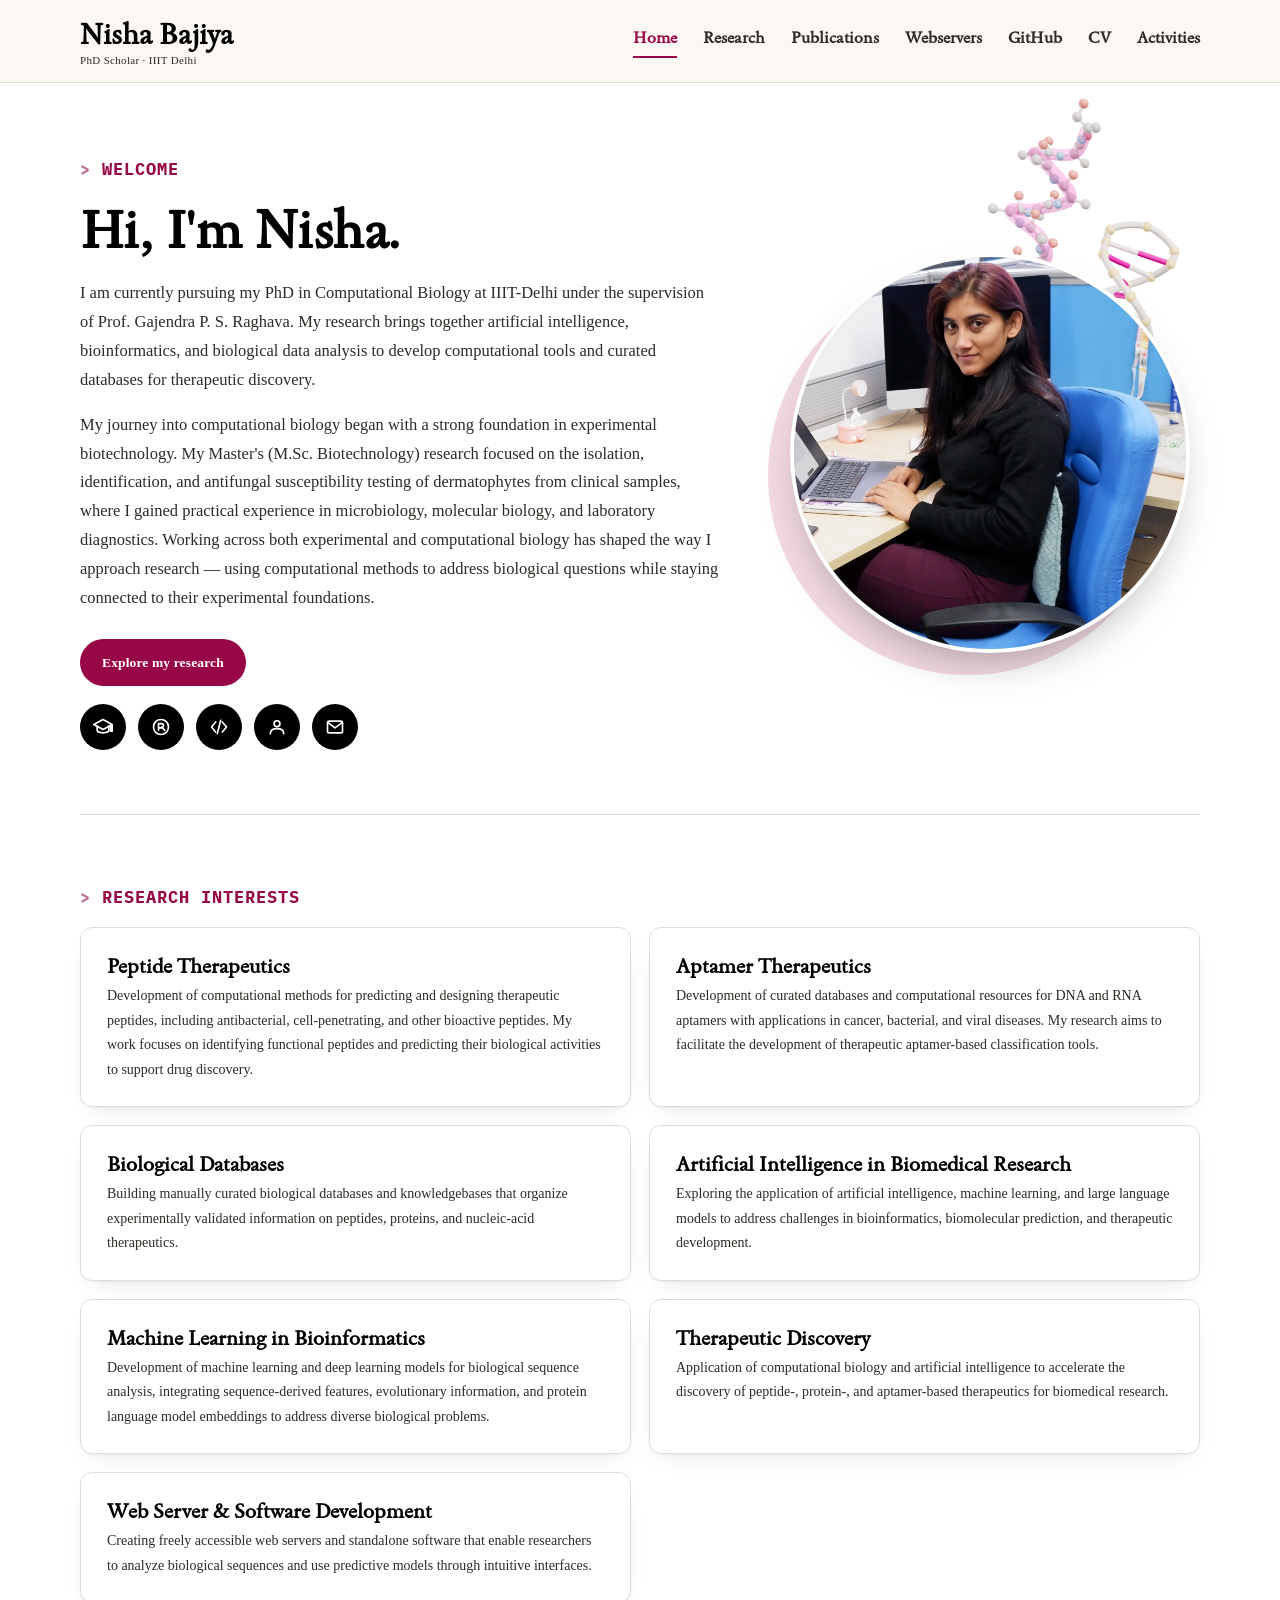
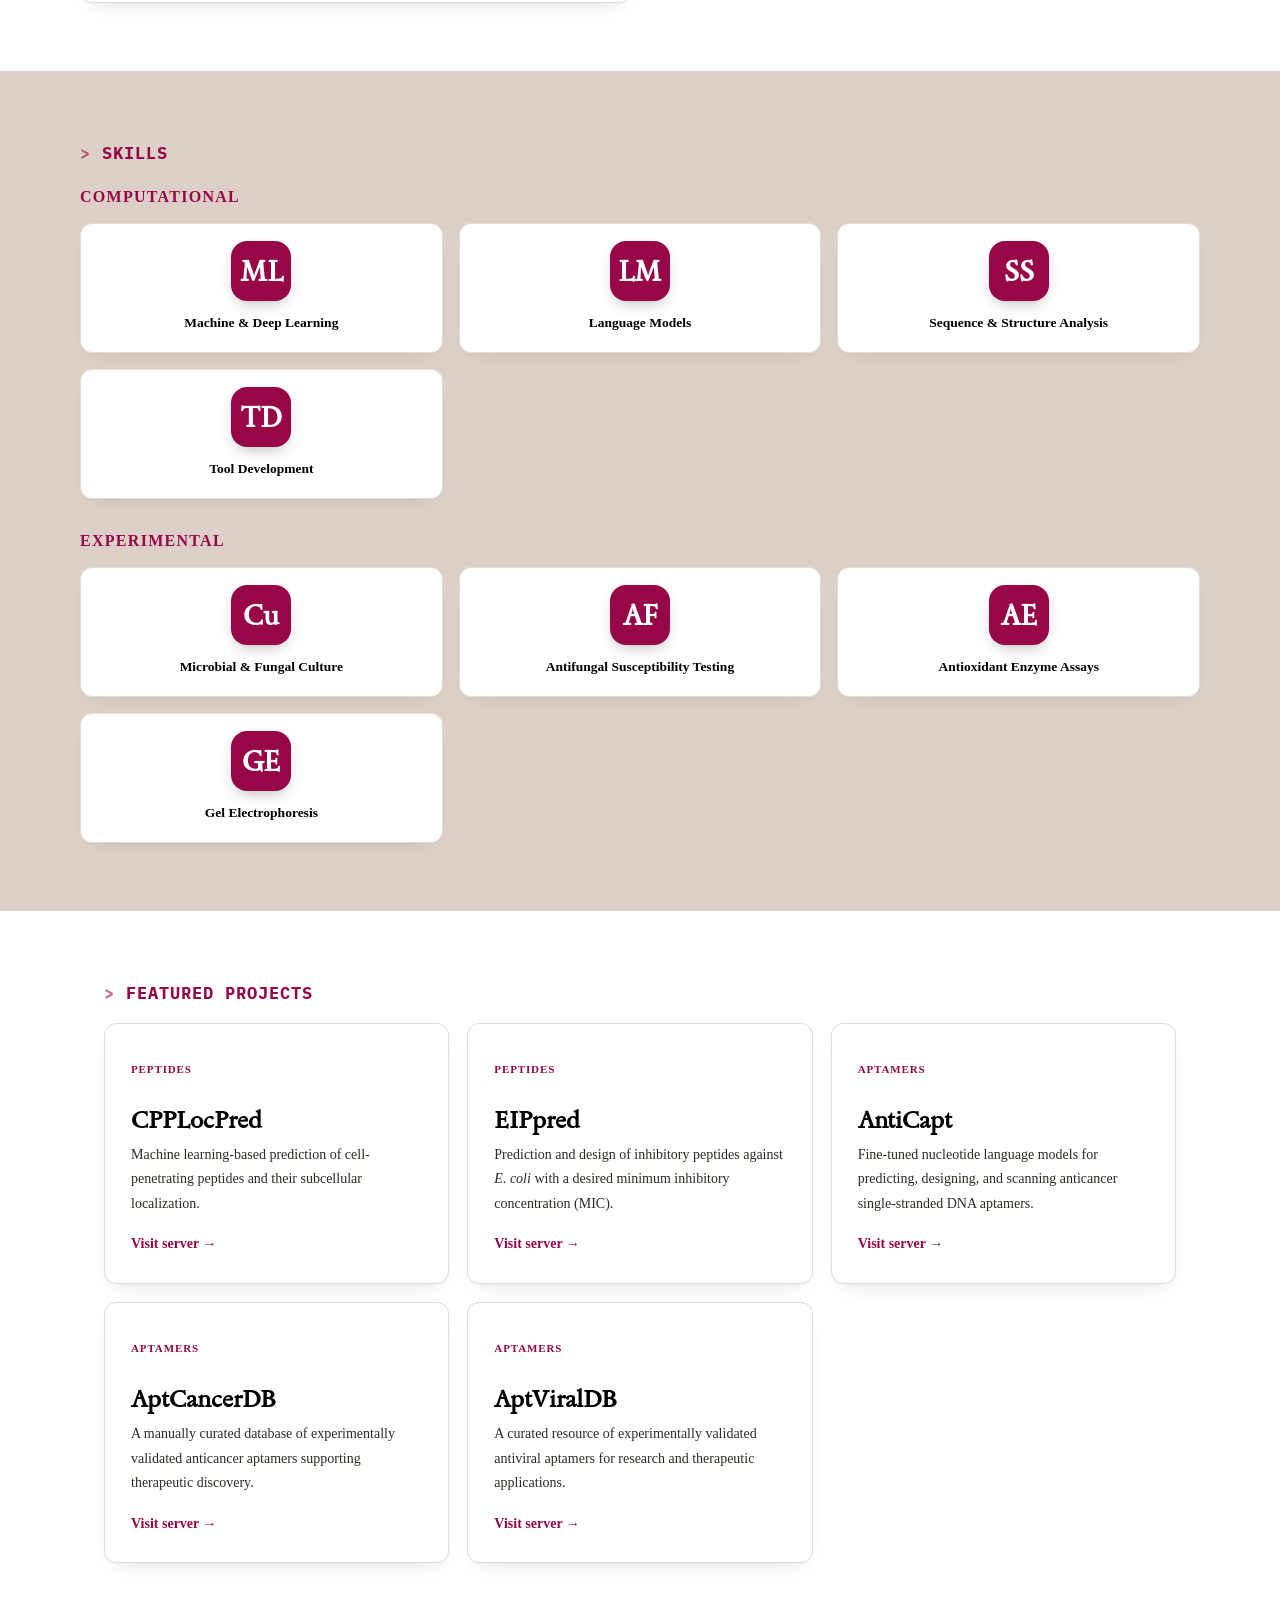
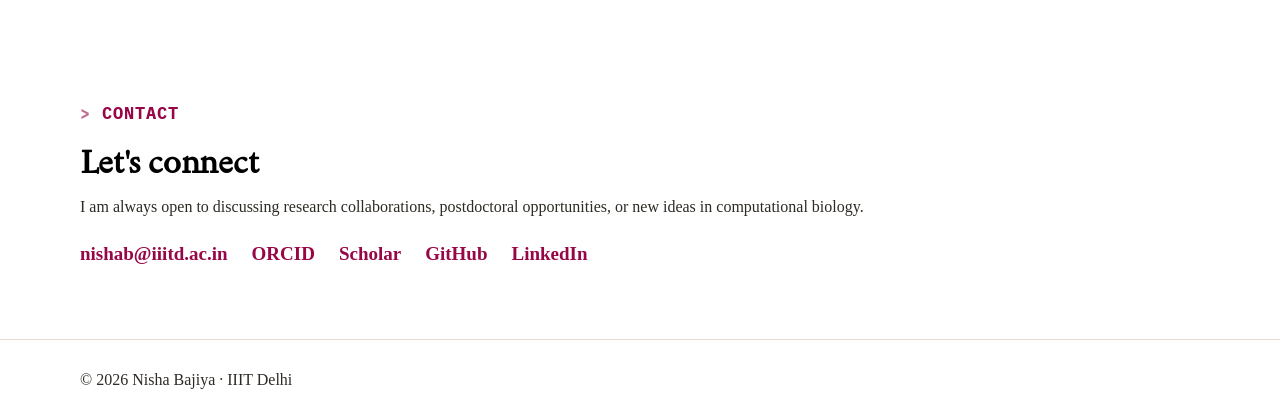
<file: index.html>
<!doctype html>
<html lang="en">
<head>
    <meta charset="utf-8">
    <meta name="viewport" content="width=device-width,initial-scale=1">
    <meta name="description"
        content="Academic website of Nisha Bajiya, PhD Scholar at IIIT Delhi working in AI, Bioinformatics, and Therapeutic Discovery.">
    <title>Nisha Bajiya | AI & Bioinformatics Research</title>
    <link rel="stylesheet" href="site.css?v=79">
</head>
<body class="home">

<header class="masthead">
    <div class="wrap"> <a class="brand" href="index.html"> Nisha Bajiya<small>PhD Scholar · IIIT Delhi</small>
        </a>
        <nav class="nav">
            <a class="active" href="index.html">Home</a>
            <a href="research.html">Research</a>
            <a href="publications.html">Publications</a>
            <a href="webservers.html">Webservers</a><a href="github.html">GitHub</a><a href="cv.html">CV</a>
            <a href="activities.html">Activities</a></nav>
    </div>
</header>

<main>
<section class="hero wrap">
    
    <div class="hero-grid">
        <div>
            <p class="kicker">Welcome</p>
            <h1>Hi, I'm Nisha.</h1>
            <p class="summary">
I am currently pursuing my PhD in Computational Biology at IIIT-Delhi under the supervision of Prof. Gajendra P. S. Raghava. My research brings together artificial intelligence, bioinformatics, and biological data analysis to develop computational tools and curated databases for therapeutic discovery.
            </p>
            <p class="summary">
My journey into computational biology began with a strong foundation in experimental biotechnology. My Master's (M.Sc. Biotechnology) research focused on the isolation, identification, and antifungal susceptibility testing of dermatophytes from clinical samples, where I gained practical experience in microbiology, molecular biology, and laboratory diagnostics. Working across both experimental and computational biology has shaped the way I approach research — using computational methods to address biological questions while staying connected to their experimental foundations.
            </p>
            <a class="button" href="research.html">
                Explore my research
            </a>
            <div class="social-row">
                <a href="https://scholar.google.com/citations?user=LaXIfVwAAAAJ&hl=en" target="_blank" rel="noreferrer" aria-label="Google Scholar" title="Google Scholar">
                    <svg viewBox="0 0 24 24" fill="none" stroke="currentColor" stroke-width="2" stroke-linecap="round" stroke-linejoin="round"><path d="M12 3 1 9l11 6 9-4.9V17h2V9L12 3z"/><path d="M5 10.5V16c0 1.5 3 3 7 3s7-1.5 7-3v-5.5"/></svg>
                </a>
                <a href="https://www.researchgate.net/profile/Nisha-Bajiya" target="_blank" rel="noreferrer" aria-label="ResearchGate" title="ResearchGate">
                    <svg viewBox="0 0 24 24" fill="none" stroke="currentColor" stroke-width="2" stroke-linecap="round" stroke-linejoin="round"><circle cx="12" cy="12" r="9"/><path d="M9 8v8M9 8h3.5a2.5 2.5 0 0 1 0 5H9M13 12l3.5 4"/></svg>
                </a>
                <a href="https://github.com/NishaBajiya" target="_blank" rel="noreferrer" aria-label="GitHub" title="GitHub">
                    <svg viewBox="0 0 24 24" fill="none" stroke="currentColor" stroke-width="2" stroke-linecap="round" stroke-linejoin="round"><polyline points="8 6 3 12 8 18"/><polyline points="16 6 21 12 16 18"/><line x1="14" y1="4" x2="10" y2="20"/></svg>
                </a>
                <a href="https://www.linkedin.com/in/nisha-bajiya-273023243/" target="_blank" rel="noreferrer" aria-label="LinkedIn" title="LinkedIn">
                    <svg viewBox="0 0 24 24" fill="none" stroke="currentColor" stroke-width="2" stroke-linecap="round" stroke-linejoin="round"><circle cx="12" cy="8" r="3.5"/><path d="M4 20c0-4 3.5-6 8-6s8 2 8 6"/></svg>
                </a>
                <a href="mailto:nishab@iiitd.ac.in" aria-label="Email" title="Email">
                    <svg viewBox="0 0 24 24" fill="none" stroke="currentColor" stroke-width="2" stroke-linecap="round" stroke-linejoin="round"><rect x="3" y="5" width="18" height="14" rx="2"/><path d="m4 7 8 6 8-6"/></svg>
                </a>
            </div>
        </div>
        <div>
            <div class="hero-photo-wrap">
                <div class="hero-molecule" aria-hidden="true"></div>
                <div class="hero-photo">
                    <img src="assets/img/profile-square.jpg" alt="Nisha Bajiya">
                </div>
            </div>
        </div>
    </div>
</section>

<section class="section wrap">
    <p class="kicker">Research Interests</p>
    <div class="research-grid">
        <article class="research-item">
            <h3>Peptide Therapeutics</h3>
            <p>Development of computational methods for predicting and designing therapeutic peptides, including antibacterial, cell-penetrating, and other bioactive peptides. My work focuses on identifying functional peptides and predicting their biological activities to support drug discovery.</p>
        </article>
        <article class="research-item">
            <h3>Aptamer Therapeutics</h3>
            <p>Development of curated databases and computational resources for DNA and RNA aptamers with applications in cancer, bacterial, and viral diseases. My research aims to facilitate the development of therapeutic aptamer-based classification tools.</p>
        </article>
        <article class="research-item">
            <h3>Biological Databases</h3>
            <p>Building manually curated biological databases and knowledgebases that organize experimentally validated information on peptides, proteins, and nucleic-acid therapeutics.</p>
        </article>
        <article class="research-item">
            <h3>Artificial Intelligence in Biomedical Research</h3>
            <p>Exploring the application of artificial intelligence, machine learning, and large language models to address challenges in bioinformatics, biomolecular prediction, and therapeutic development.</p>
        </article>
        <article class="research-item">            
            <h3>Machine Learning in Bioinformatics</h3>
            <p>Development of machine learning and deep learning models for biological sequence analysis, integrating sequence-derived features, evolutionary information, and protein language model embeddings to address diverse biological problems.</p>
        </article>
        <article class="research-item">
            <h3>Therapeutic Discovery</h3>
            <p>Application of computational biology and artificial intelligence to accelerate the discovery of peptide-, protein-, and aptamer-based therapeutics for biomedical research.</p>
        </article>
        <article class="research-item">
            <h3>Web Server & Software Development</h3>
            <p>Creating freely accessible web servers and standalone software that enable researchers to analyze biological sequences and use predictive models through intuitive interfaces.</p>
        </article>
    </div>
</section>

<section class="section soft">
    <div class="wrap">
        <p class="kicker">Skills</p>
        <div class="skill-group">
        <p class="skill-group-label">Computational</p>
        <div class="skill-grid">
        <div class="skill-card"><div class="skill-card-inner">
        <div class="skill-card-front"><span class="skill-icon">ML</span><span>Machine &amp; Deep Learning</span></div>
        <div class="skill-card-back"><p>scikit-learn, XGBoost, TensorFlow/Keras, PyTorch, CNNs, LSTMs, cross-validation.</p></div>
        </div></div>
        <div class="skill-card"><div class="skill-card-inner">
        <div class="skill-card-front"><span class="skill-icon">LM</span><span>Language Models</span></div>
        <div class="skill-card-back"><p>ESM-2, ProtBERT, PepBERT, BioBERT, DNABERT, HyenaDNA, Nucleotide Transformer.</p></div>
        </div></div>
        <div class="skill-card"><div class="skill-card-inner">
        <div class="skill-card-front"><span class="skill-icon">SS</span><span>Sequence &amp; Structure Analysis</span></div>
        <div class="skill-card-back"><p>BLAST/PSI-BLAST, CD-HIT, MERCI, Pfeature, Biopython, ViennaRNA.</p></div>
        </div></div>
        <div class="skill-card"><div class="skill-card-inner">
        <div class="skill-card-front"><span class="skill-icon">TD</span><span>Tool Development</span></div>
        <div class="skill-card-back"><p>Web servers, standalone software, GitHub/PyPI packages, knowledge graphs.</p></div>
        </div></div>
        </div>
        </div>
        <div class="skill-group">
        <p class="skill-group-label">Experimental</p>
        <div class="skill-grid">
        <div class="skill-card"><div class="skill-card-inner">
        <div class="skill-card-front"><span class="skill-icon">Cu</span><span>Microbial &amp; Fungal Culture</span></div>
        <div class="skill-card-back"><p>BSL-3 handling, culture maintenance, KOH and LPCB microscopy.</p></div>
        </div></div>
        <div class="skill-card"><div class="skill-card-inner">
        <div class="skill-card-front"><span class="skill-icon">AF</span><span>Antifungal Susceptibility Testing</span></div>
        <div class="skill-card-back"><p>Disk diffusion testing of dermatophytes from clinical samples.</p></div>
        </div></div>
        <div class="skill-card"><div class="skill-card-inner">
        <div class="skill-card-front"><span class="skill-icon">AE</span><span>Antioxidant Enzyme Assays</span></div>
        <div class="skill-card-back"><p>CAT, SOD, APX, GPX assays by UV-Vis spectrophotometry; Bradford assay.</p></div>
        </div></div>
        <div class="skill-card"><div class="skill-card-inner">
        <div class="skill-card-front"><span class="skill-icon">GE</span><span>Gel Electrophoresis</span></div>
        <div class="skill-card-back"><p>Gel electrophoresis training and report.</p></div>
        </div></div>
        </div>
        </div>
    </div>
</section>

<section class="section wrap">
    <div class="wrap">
        <p class="kicker">Featured Projects</p>
        <div class="cards">
            <article class="card">
                <span class="number">PEPTIDES</span>
                <h3>CPPLocPred</h3>
                <p>Machine learning-based prediction of cell-penetrating peptides and their subcellular localization.</p>
                <p class="card-link"><a href="https://webs.iiitd.edu.in/raghava/cpplocpred/" target="_blank" rel="noreferrer">Visit server →</a></p>
            </article>
            <article class="card">
                <span class="number">PEPTIDES</span>
                <h3>EIPpred</h3>
                <p>Prediction and design of inhibitory peptides against <i>E. coli</i> with a desired minimum inhibitory concentration (MIC).</p>
                <p class="card-link"><a href="https://webs.iiitd.edu.in/raghava/eippred/" target="_blank" rel="noreferrer">Visit server →</a></p>
            </article>
            <article class="card">
                <span class="number">APTAMERS</span>
                <h3>AntiCapt</h3>
                <p>Fine-tuned nucleotide language models for predicting, designing, and scanning anticancer single-stranded DNA aptamers.</p>
                <p class="card-link"><a href="https://webs.iiitd.edu.in/raghava/anticapt/" target="_blank" rel="noreferrer">Visit server →</a></p>
            </article>
            <article class="card">
                <span class="number">APTAMERS</span>
                <h3>AptCancerDB</h3>
                <p>A manually curated database of experimentally validated anticancer aptamers supporting therapeutic discovery.</p>
                <p class="card-link"><a href="https://webs.iiitd.edu.in/raghava/aptcancerdb/" target="_blank" rel="noreferrer">Visit server →</a></p>
            </article>
            <article class="card">
                <span class="number">APTAMERS</span>
                <h3>AptViralDB</h3>
                <p>A curated resource of experimentally validated antiviral aptamers for research and therapeutic applications.</p>
                <p class="card-link"><a href="https://webs.iiitd.edu.in/raghava/aptviraldb/" target="_blank" rel="noreferrer">Visit server →</a></p>
            </article>
        </div>
    </div>
</section>

<section class="section wrap contact-section">
    <p class="kicker">Contact</p>
    <h2 class="contact-title">Let's connect</h2>
    <p class="contact-lede">I am always open to discussing research collaborations, postdoctoral opportunities, or new ideas in computational biology.</p>
    <div class="contact-links-row">
        <a href="mailto:nishab@iiitd.ac.in">nishab@iiitd.ac.in</a>
        <a href="https://orcid.org/0000-0002-5075-5386" target="_blank">ORCID</a>
        <a href="https://scholar.google.com/citations?user=LaXIfVwAAAAJ&amp;hl=en" target="_blank" rel="noreferrer">Scholar</a>
        <a href="https://github.com/NishaBajiya" target="_blank" rel="noreferrer">GitHub</a>
        <a href="https://www.linkedin.com/in/nisha-bajiya-273023243/" target="_blank" rel="noreferrer">LinkedIn</a>
    </div>
</section>

</main>

<footer class="footer">
    <div class="wrap">
        <span>© 2026 Nisha Bajiya · IIIT Delhi</span>
    </div>
</footer>

<!-- SCROLL ANIMATION JAVASCRIPT -->
<script>
document.addEventListener("DOMContentLoaded", function() {
  const observer = new IntersectionObserver((entries) => {
    entries.forEach(entry => {
      if (entry.isIntersecting) {
        entry.target.classList.add("in-view");
        observer.unobserve(entry.target);
      }
    });
  }, { threshold: 0, rootMargin: '0px 0px -40px 0px' });

  document.querySelectorAll('.section, .page-intro, .research-item, .pub, .activity, .tool-card, .card').forEach(el => {
    observer.observe(el);
  });
});
</script>

<script src="assets/js/three.min.js"></script>
<script src="assets/js/hero-molecule.js?v=4"></script>
</body>
</html>
</file>
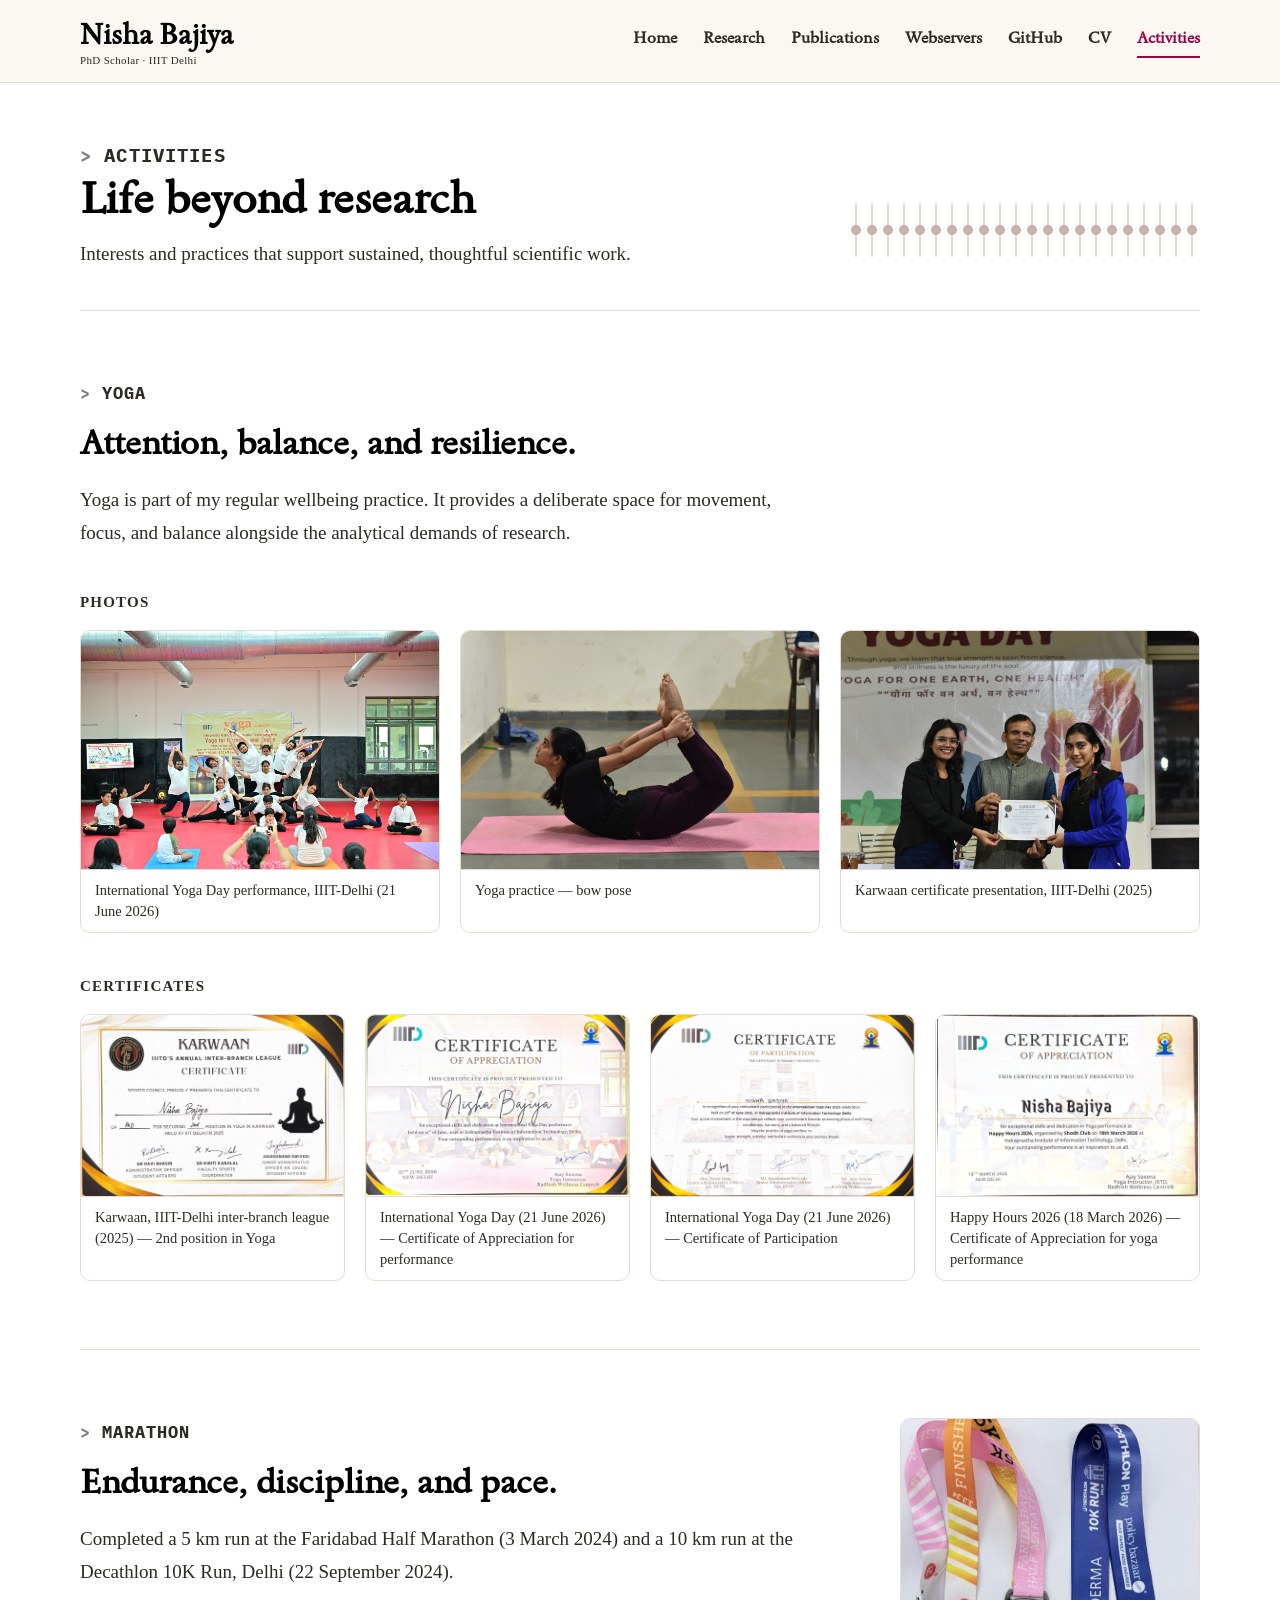
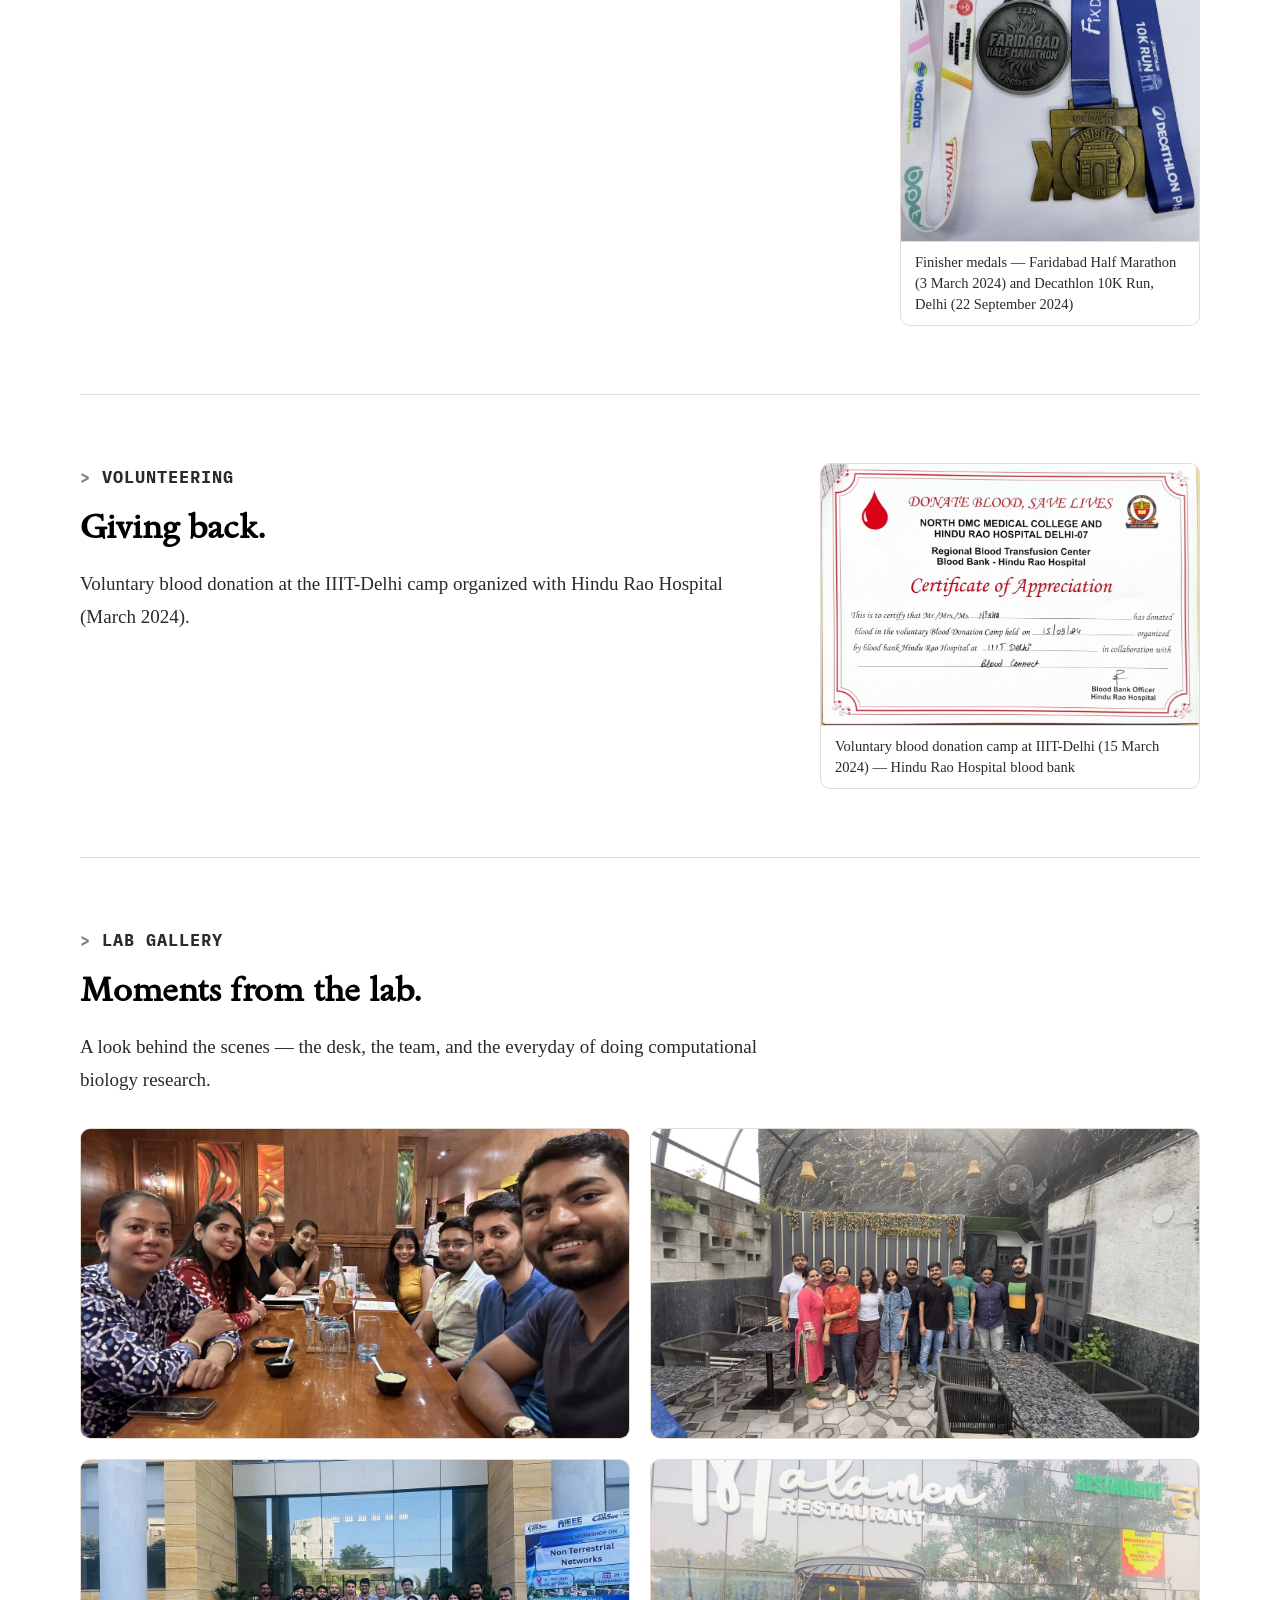
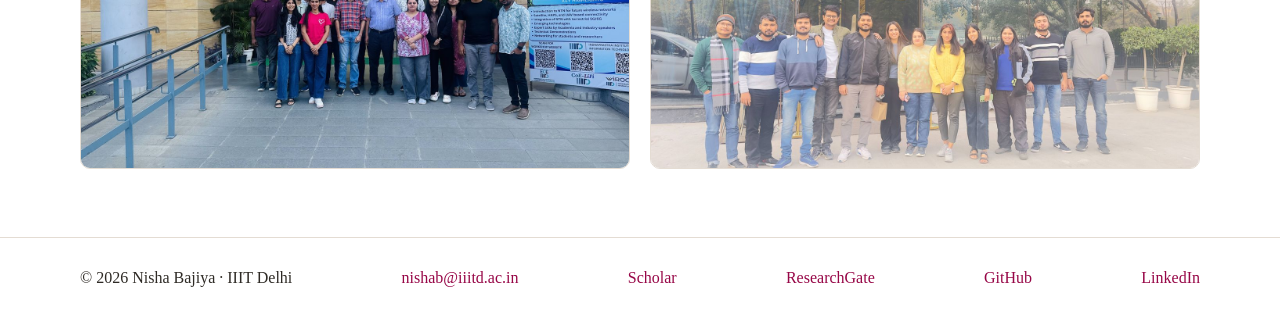
<file: activities.html>
<!doctype html><html lang="en"><head><meta charset="utf-8"><meta name="viewport" content="width=device-width,initial-scale=1"><title>Activities | Nisha Bajiya</title><link rel="stylesheet" href="site.css?v=79"></head><body><header class="masthead"><div class="wrap"><a class="brand" href="index.html">Nisha Bajiya<small>PhD Scholar · IIIT Delhi</small></a><nav class="nav"><a href="index.html">Home</a><a href="research.html">Research</a><a href="publications.html">Publications</a><a href="webservers.html">Webservers</a><a href="github.html">GitHub</a><a href="cv.html">CV</a><a class="active" href="activities.html">Activities</a></nav></div></header><main><section class="page-intro wrap"><svg class="page-intro-motif" viewBox="0 0 352 80" xmlns="http://www.w3.org/2000/svg" aria-hidden="true" focusable="false"><g class="hx-col" style="--i:0"><line class="hx-rung" x1="8" y1="14.0" x2="8" y2="66.0"/><circle class="hx-a" cx="8" cy="40.0" r="4.5"/><circle class="hx-b" cx="8" cy="40.0" r="4.5"/></g><g class="hx-col" style="--i:1"><line class="hx-rung" x1="24" y1="14.0" x2="24" y2="66.0"/><circle class="hx-a" cx="24" cy="40.0" r="4.5"/><circle class="hx-b" cx="24" cy="40.0" r="4.5"/></g><g class="hx-col" style="--i:2"><line class="hx-rung" x1="40" y1="14.0" x2="40" y2="66.0"/><circle class="hx-a" cx="40" cy="40.0" r="4.5"/><circle class="hx-b" cx="40" cy="40.0" r="4.5"/></g><g class="hx-col" style="--i:3"><line class="hx-rung" x1="56" y1="14.0" x2="56" y2="66.0"/><circle class="hx-a" cx="56" cy="40.0" r="4.5"/><circle class="hx-b" cx="56" cy="40.0" r="4.5"/></g><g class="hx-col" style="--i:4"><line class="hx-rung" x1="72" y1="14.0" x2="72" y2="66.0"/><circle class="hx-a" cx="72" cy="40.0" r="4.5"/><circle class="hx-b" cx="72" cy="40.0" r="4.5"/></g><g class="hx-col" style="--i:5"><line class="hx-rung" x1="88" y1="14.0" x2="88" y2="66.0"/><circle class="hx-a" cx="88" cy="40.0" r="4.5"/><circle class="hx-b" cx="88" cy="40.0" r="4.5"/></g><g class="hx-col" style="--i:6"><line class="hx-rung" x1="104" y1="14.0" x2="104" y2="66.0"/><circle class="hx-a" cx="104" cy="40.0" r="4.5"/><circle class="hx-b" cx="104" cy="40.0" r="4.5"/></g><g class="hx-col" style="--i:7"><line class="hx-rung" x1="120" y1="14.0" x2="120" y2="66.0"/><circle class="hx-a" cx="120" cy="40.0" r="4.5"/><circle class="hx-b" cx="120" cy="40.0" r="4.5"/></g><g class="hx-col" style="--i:8"><line class="hx-rung" x1="136" y1="14.0" x2="136" y2="66.0"/><circle class="hx-a" cx="136" cy="40.0" r="4.5"/><circle class="hx-b" cx="136" cy="40.0" r="4.5"/></g><g class="hx-col" style="--i:9"><line class="hx-rung" x1="152" y1="14.0" x2="152" y2="66.0"/><circle class="hx-a" cx="152" cy="40.0" r="4.5"/><circle class="hx-b" cx="152" cy="40.0" r="4.5"/></g><g class="hx-col" style="--i:10"><line class="hx-rung" x1="168" y1="14.0" x2="168" y2="66.0"/><circle class="hx-a" cx="168" cy="40.0" r="4.5"/><circle class="hx-b" cx="168" cy="40.0" r="4.5"/></g><g class="hx-col" style="--i:11"><line class="hx-rung" x1="184" y1="14.0" x2="184" y2="66.0"/><circle class="hx-a" cx="184" cy="40.0" r="4.5"/><circle class="hx-b" cx="184" cy="40.0" r="4.5"/></g><g class="hx-col" style="--i:12"><line class="hx-rung" x1="200" y1="14.0" x2="200" y2="66.0"/><circle class="hx-a" cx="200" cy="40.0" r="4.5"/><circle class="hx-b" cx="200" cy="40.0" r="4.5"/></g><g class="hx-col" style="--i:13"><line class="hx-rung" x1="216" y1="14.0" x2="216" y2="66.0"/><circle class="hx-a" cx="216" cy="40.0" r="4.5"/><circle class="hx-b" cx="216" cy="40.0" r="4.5"/></g><g class="hx-col" style="--i:14"><line class="hx-rung" x1="232" y1="14.0" x2="232" y2="66.0"/><circle class="hx-a" cx="232" cy="40.0" r="4.5"/><circle class="hx-b" cx="232" cy="40.0" r="4.5"/></g><g class="hx-col" style="--i:15"><line class="hx-rung" x1="248" y1="14.0" x2="248" y2="66.0"/><circle class="hx-a" cx="248" cy="40.0" r="4.5"/><circle class="hx-b" cx="248" cy="40.0" r="4.5"/></g><g class="hx-col" style="--i:16"><line class="hx-rung" x1="264" y1="14.0" x2="264" y2="66.0"/><circle class="hx-a" cx="264" cy="40.0" r="4.5"/><circle class="hx-b" cx="264" cy="40.0" r="4.5"/></g><g class="hx-col" style="--i:17"><line class="hx-rung" x1="280" y1="14.0" x2="280" y2="66.0"/><circle class="hx-a" cx="280" cy="40.0" r="4.5"/><circle class="hx-b" cx="280" cy="40.0" r="4.5"/></g><g class="hx-col" style="--i:18"><line class="hx-rung" x1="296" y1="14.0" x2="296" y2="66.0"/><circle class="hx-a" cx="296" cy="40.0" r="4.5"/><circle class="hx-b" cx="296" cy="40.0" r="4.5"/></g><g class="hx-col" style="--i:19"><line class="hx-rung" x1="312" y1="14.0" x2="312" y2="66.0"/><circle class="hx-a" cx="312" cy="40.0" r="4.5"/><circle class="hx-b" cx="312" cy="40.0" r="4.5"/></g><g class="hx-col" style="--i:20"><line class="hx-rung" x1="328" y1="14.0" x2="328" y2="66.0"/><circle class="hx-a" cx="328" cy="40.0" r="4.5"/><circle class="hx-b" cx="328" cy="40.0" r="4.5"/></g><g class="hx-col" style="--i:21"><line class="hx-rung" x1="344" y1="14.0" x2="344" y2="66.0"/><circle class="hx-a" cx="344" cy="40.0" r="4.5"/><circle class="hx-b" cx="344" cy="40.0" r="4.5"/></g></svg><p class="kicker">Activities</p><h1>Life beyond research</h1><p>Interests and practices that support sustained, thoughtful scientific work.</p></section><section class="section wrap activity"><div class="act-text"><p class="kicker">Yoga</p><h2>Attention, balance, and resilience.</h2><p>Yoga is part of my regular wellbeing practice. It provides a deliberate space for movement, focus, and balance alongside the analytical demands of research.</p></div><p class="activity-subhead">Photos</p><div class="act-grid cols-3"><a class="act-item" href="assets/img/activities/yoga-international-day-2026-group.jpg" target="_blank" rel="noreferrer" data-group="yoga-photos"><img src="assets/img/activities/yoga-international-day-2026-group.jpg" alt="Group yoga performance at International Yoga Day 2026, IIIT-Delhi" loading="lazy"><span>International Yoga Day performance, IIIT-Delhi (21 June 2026)</span></a><a class="act-item" href="assets/img/activities/yoga-practice-bow-pose.jpg" target="_blank" rel="noreferrer" data-group="yoga-photos"><img src="assets/img/activities/yoga-practice-bow-pose.jpg" alt="Yoga practice in bow pose on a pink mat" loading="lazy"><span>Yoga practice — bow pose</span></a><a class="act-item" href="assets/img/activities/yoga-karwaan-certificate.jpg" target="_blank" rel="noreferrer" data-group="yoga-photos"><img src="assets/img/activities/yoga-karwaan-certificate.jpg" alt="Receiving a Karwaan yoga certificate at IIIT-Delhi" loading="lazy"><span>Karwaan certificate presentation, IIIT-Delhi (2025)</span></a></div><p class="activity-subhead">Certificates</p><div class="act-grid cols-4"><a class="act-item cert" href="assets/img/activities/karwaan-2025-yoga.jpg" target="_blank" rel="noreferrer" data-group="yoga-certs"><img src="assets/img/activities/karwaan-2025-yoga.jpg" alt="Karwaan 2025 certificate: second position in Yoga" loading="lazy"><span>Karwaan, IIIT-Delhi inter-branch league (2025) — 2nd position in Yoga</span></a><a class="act-item cert" href="assets/img/activities/yoga-day-2026-appreciation.jpg" target="_blank" rel="noreferrer" data-group="yoga-certs"><img src="assets/img/activities/yoga-day-2026-appreciation.jpg" alt="International Yoga Day 2026 certificate of appreciation" loading="lazy"><span>International Yoga Day (21 June 2026) — Certificate of Appreciation for performance</span></a><a class="act-item cert" href="assets/img/activities/yoga-day-2026-participation.jpg" target="_blank" rel="noreferrer" data-group="yoga-certs"><img src="assets/img/activities/yoga-day-2026-participation.jpg" alt="International Yoga Day 2026 certificate of participation" loading="lazy"><span>International Yoga Day (21 June 2026) — Certificate of Participation</span></a><a class="act-item cert" href="assets/img/activities/happy-hours-2026-yoga.jpg" target="_blank" rel="noreferrer" data-group="yoga-certs"><img src="assets/img/activities/happy-hours-2026-yoga.jpg" alt="Happy Hours 2026 certificate of appreciation for yoga performance" loading="lazy"><span>Happy Hours 2026 (18 March 2026) — Certificate of Appreciation for yoga performance</span></a></div></section><section class="section wrap activity"><div class="act-split"><div class="act-text"><p class="kicker">Marathon</p><h2>Endurance, discipline, and pace.</h2><p>Completed a 5 km run at the Faridabad Half Marathon (3 March 2024) and a 10 km run at the Decathlon 10K Run, Delhi (22 September 2024).</p></div><a class="act-item tall" href="assets/img/activities/marathon-medals.jpg" target="_blank" rel="noreferrer" data-group="marathon"><img src="assets/img/activities/marathon-medals.jpg" alt="Finisher medals from the Faridabad Half Marathon and the Decathlon 10K Run, Delhi" loading="lazy"><span>Finisher medals — Faridabad Half Marathon (3 March 2024) and Decathlon 10K Run, Delhi (22 September 2024)</span></a></div></section><section class="section wrap activity"><div class="act-split cert-side"><div class="act-text"><p class="kicker">Volunteering</p><h2>Giving back.</h2><p>Voluntary blood donation at the IIIT-Delhi camp organized with Hindu Rao Hospital (March 2024).</p></div><a class="act-item cert" href="assets/img/activities/blood-donation-2024.jpg" target="_blank" rel="noreferrer" data-group="volunteering"><img src="assets/img/activities/blood-donation-2024.jpg" alt="Blood donation certificate of appreciation, 15 March 2024" loading="lazy"><span>Voluntary blood donation camp at IIIT-Delhi (15 March 2024) — Hindu Rao Hospital blood bank</span></a></div></section><section class="section wrap activity"><div class="act-text"><p class="kicker">Lab Gallery</p><h2>Moments from the lab.</h2><p>A look behind the scenes — the desk, the team, and the everyday of doing computational biology research.</p></div><div class="act-grid cols-2"><a class="act-item" href="assets/img/activities/lab-01.jpg" target="_blank" rel="noreferrer" data-group="lab"><img src="assets/img/activities/lab-01.jpg" alt="Lab members together at a dinner table" loading="lazy"></a><a class="act-item" href="assets/img/activities/lab-02.jpg" target="_blank" rel="noreferrer" data-group="lab"><img src="assets/img/activities/lab-02.jpg" alt="Lab members posing together at a rooftop restaurant" loading="lazy"></a><a class="act-item" href="assets/img/activities/lab-03.jpg" target="_blank" rel="noreferrer" data-group="lab"><img src="assets/img/activities/lab-03.jpg" alt="Group photo outside the IIIT-Delhi building" loading="lazy"></a><a class="act-item" href="assets/img/activities/lab-04.jpg" target="_blank" rel="noreferrer" data-group="lab"><img src="assets/img/activities/lab-04.jpg" alt="Lab members posing together outside a restaurant" loading="lazy"></a></div></section></main><div class="lightbox" id="lightbox" role="dialog" aria-modal="true" aria-label="Image viewer" hidden><button class="lb-close" type="button" aria-label="Close">×</button><button class="lb-prev" type="button" aria-label="Previous image">‹</button><figure><img alt=""><figcaption></figcaption></figure><button class="lb-next" type="button" aria-label="Next image">›</button></div><footer class="footer"><div class="wrap"><span>© 2026 Nisha Bajiya · IIIT Delhi</span><a href="mailto:nishab@iiitd.ac.in">nishab@iiitd.ac.in</a><a href="https://scholar.google.com/citations?user=LaXIfVwAAAAJ&amp;hl=en" target="_blank" rel="noreferrer">Scholar</a><a href="https://www.researchgate.net/profile/Nisha-Bajiya" target="_blank" rel="noreferrer">ResearchGate</a><a href="https://github.com/NishaBajiya" target="_blank" rel="noreferrer">GitHub</a><a href="https://www.linkedin.com/in/nisha-bajiya-273023243/" target="_blank" rel="noreferrer">LinkedIn</a></div></footer><script>
document.addEventListener("DOMContentLoaded", function() {
  const observer = new IntersectionObserver((entries) => {
    entries.forEach(entry => {
      if (entry.isIntersecting) {
        entry.target.classList.add("in-view");
        observer.unobserve(entry.target);
      }
    });
  }, { threshold: 0, rootMargin: '0px 0px -40px 0px' });

  document.querySelectorAll('.section, .page-intro, .research-item, .pub, .activity, .tool-card, .card').forEach(el => {
    observer.observe(el);
  });
});
</script>
<script>
document.addEventListener("DOMContentLoaded", function() {
  const box = document.getElementById("lightbox");
  if (!box) return;
  const img = box.querySelector("img");
  const cap = box.querySelector("figcaption");
  let group = [], idx = 0, lastFocus = null;

  function show(i) {
    idx = (i + group.length) % group.length;
    const a = group[idx];
    const thumb = a.querySelector("img");
    const caption = a.querySelector("span");
    img.src = a.getAttribute("href");
    img.alt = thumb ? thumb.alt : "";
    cap.textContent = caption ? caption.textContent : (thumb ? thumb.alt : "");
  }
  function open(a) {
    group = Array.from(document.querySelectorAll('.act-item[data-group="' + a.dataset.group + '"]'));
    lastFocus = a;
    box.classList.toggle("single", group.length < 2);
    show(group.indexOf(a));
    box.hidden = false;
    box.classList.add("open");
    document.body.classList.add("lb-lock");
    box.querySelector(".lb-close").focus();
  }
  function close() {
    box.classList.remove("open");
    box.hidden = true;
    document.body.classList.remove("lb-lock");
    img.removeAttribute("src");
    if (lastFocus) lastFocus.focus();
  }
  document.querySelectorAll(".act-item").forEach(a => {
    a.addEventListener("click", e => { e.preventDefault(); open(a); });
  });
  box.querySelector(".lb-close").addEventListener("click", close);
  box.querySelector(".lb-prev").addEventListener("click", () => show(idx - 1));
  box.querySelector(".lb-next").addEventListener("click", () => show(idx + 1));
  box.addEventListener("click", e => { if (e.target === box) close(); });
  document.addEventListener("keydown", e => {
    if (!box.classList.contains("open")) return;
    if (e.key === "Escape") close();
    else if (e.key === "ArrowLeft" && group.length > 1) show(idx - 1);
    else if (e.key === "ArrowRight" && group.length > 1) show(idx + 1);
    else if (e.key === "Tab") {
      const btns = Array.from(box.querySelectorAll("button")).filter(b => b.offsetParent !== null);
      const first = btns[0], last = btns[btns.length - 1];
      if (e.shiftKey && document.activeElement === first) { e.preventDefault(); last.focus(); }
      else if (!e.shiftKey && document.activeElement === last) { e.preventDefault(); first.focus(); }
    }
  });
});
</script>
</body></html>
</file>
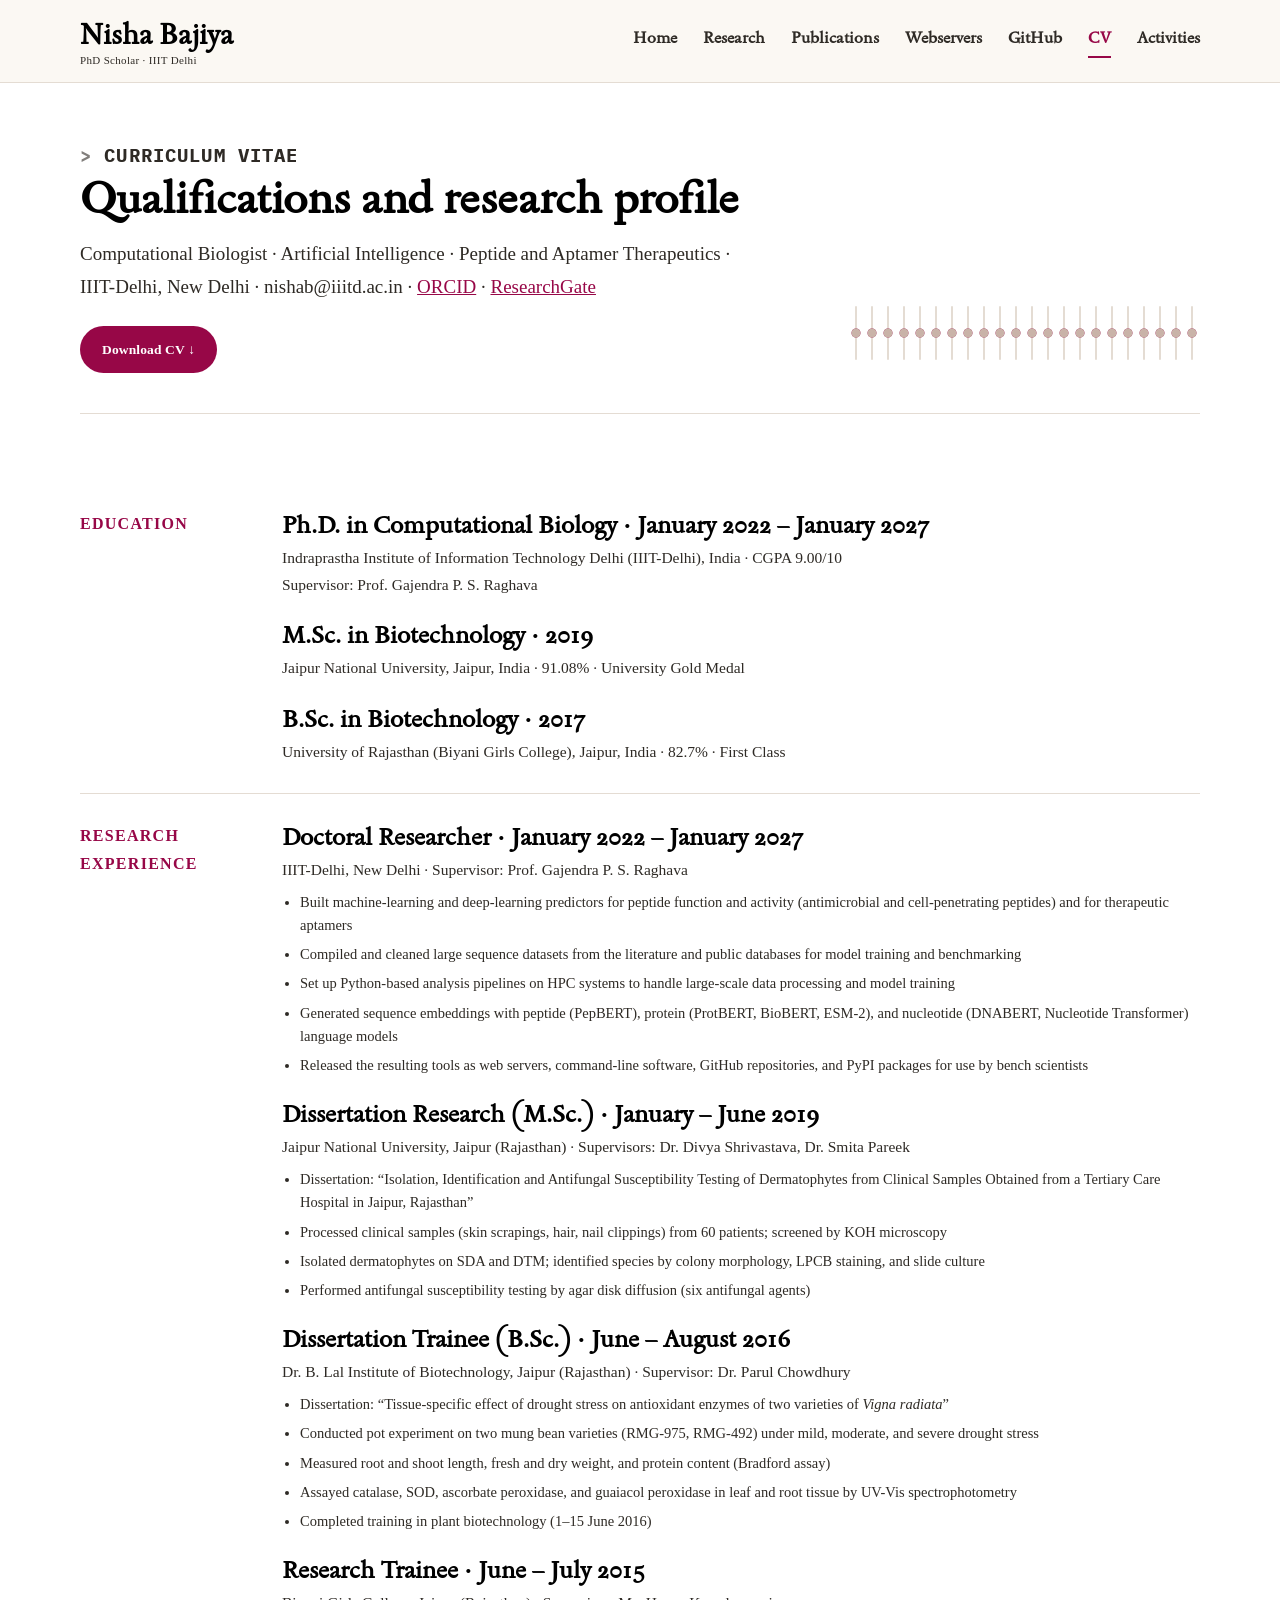
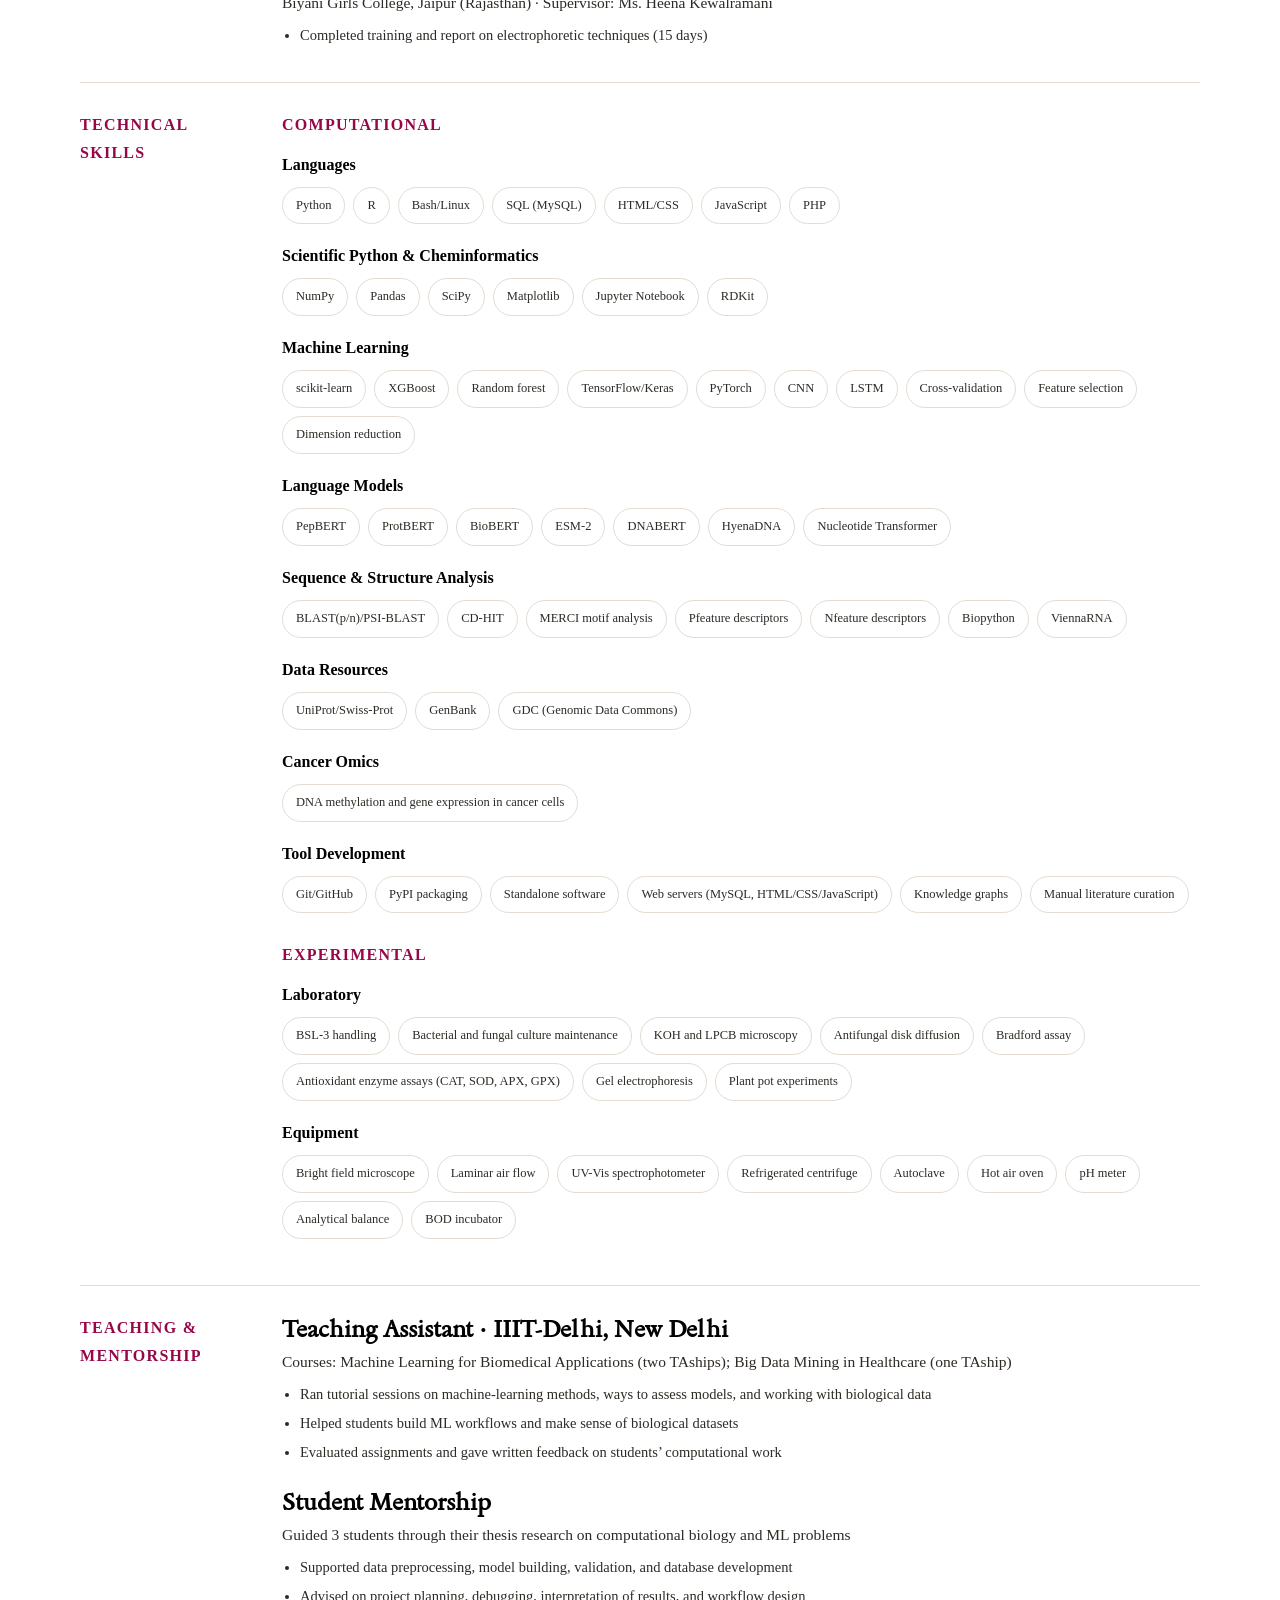
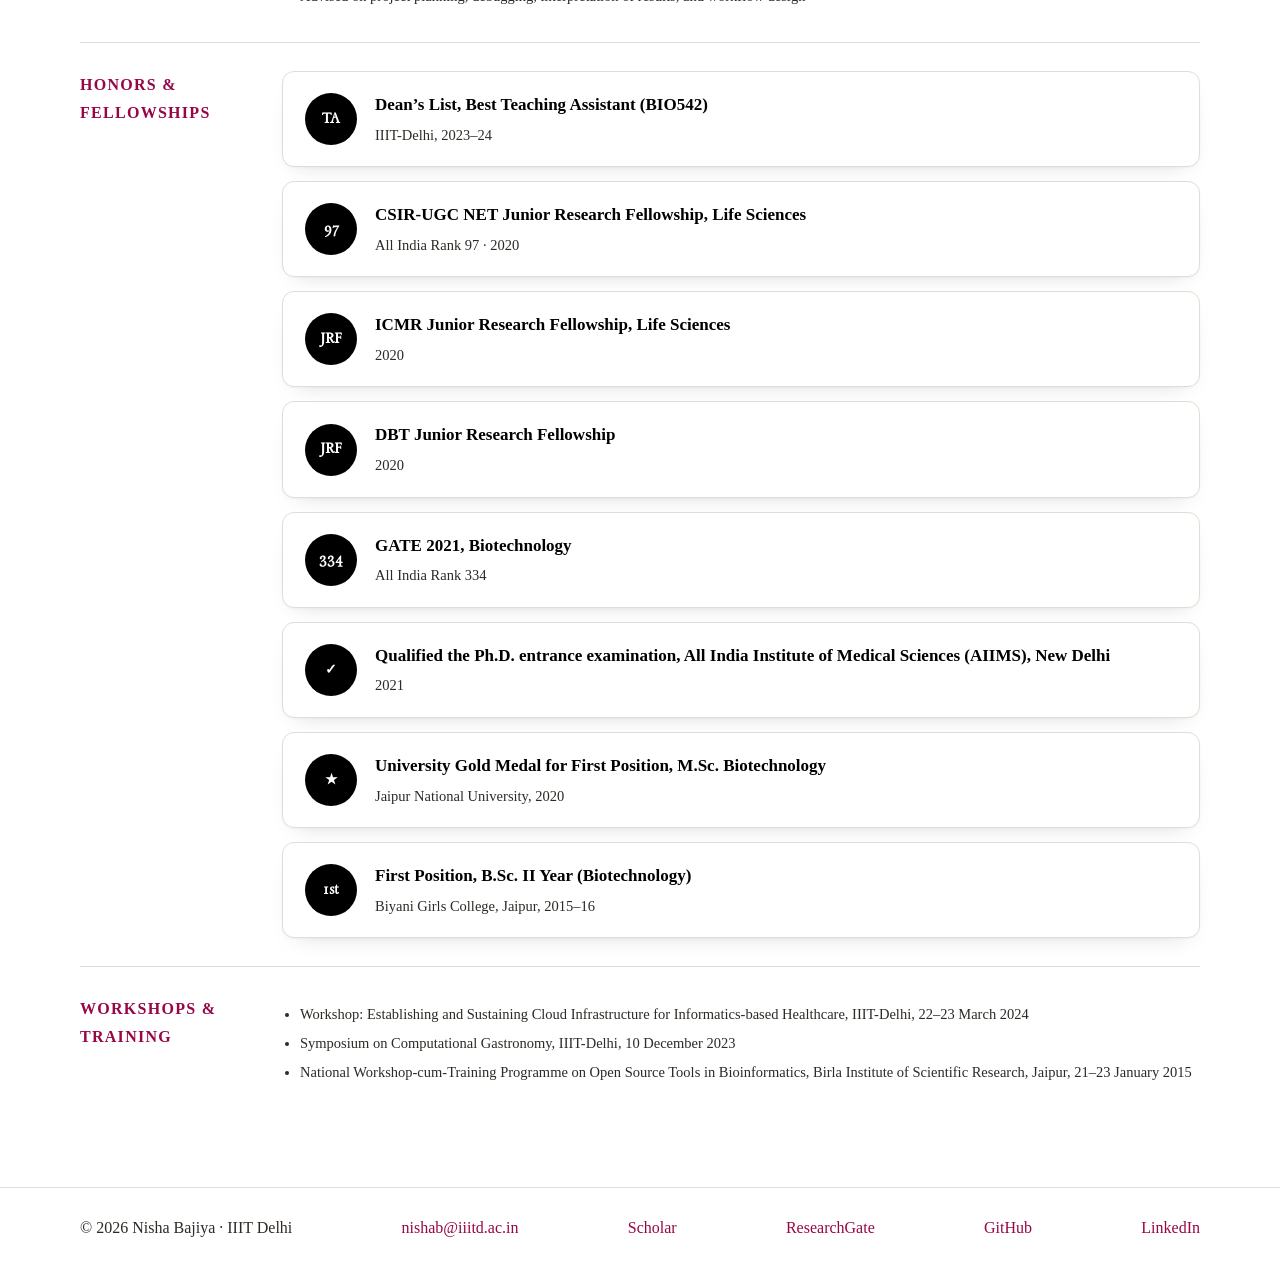
<file: cv.html>
<!doctype html><html lang="en"><head><meta charset="utf-8"><meta name="viewport" content="width=device-width,initial-scale=1"><title>CV | Nisha Bajiya</title><link rel="stylesheet" href="site.css?v=79"></head><body><header class="masthead"><div class="wrap"><a class="brand" href="index.html">Nisha Bajiya<small>PhD Scholar · IIIT Delhi</small></a><nav class="nav"><a href="index.html">Home</a><a href="research.html">Research</a><a href="publications.html">Publications</a><a href="webservers.html">Webservers</a><a href="github.html">GitHub</a><a class="active" href="cv.html">CV</a><a href="activities.html">Activities</a></nav></div></header><main><section class="page-intro wrap"><svg class="page-intro-motif" viewBox="0 0 352 80" xmlns="http://www.w3.org/2000/svg" aria-hidden="true" focusable="false"><g class="hx-col" style="--i:0"><line class="hx-rung" x1="8" y1="14.0" x2="8" y2="66.0"/><circle class="hx-a" cx="8" cy="40.0" r="4.5"/><circle class="hx-b" cx="8" cy="40.0" r="4.5"/></g><g class="hx-col" style="--i:1"><line class="hx-rung" x1="24" y1="14.0" x2="24" y2="66.0"/><circle class="hx-a" cx="24" cy="40.0" r="4.5"/><circle class="hx-b" cx="24" cy="40.0" r="4.5"/></g><g class="hx-col" style="--i:2"><line class="hx-rung" x1="40" y1="14.0" x2="40" y2="66.0"/><circle class="hx-a" cx="40" cy="40.0" r="4.5"/><circle class="hx-b" cx="40" cy="40.0" r="4.5"/></g><g class="hx-col" style="--i:3"><line class="hx-rung" x1="56" y1="14.0" x2="56" y2="66.0"/><circle class="hx-a" cx="56" cy="40.0" r="4.5"/><circle class="hx-b" cx="56" cy="40.0" r="4.5"/></g><g class="hx-col" style="--i:4"><line class="hx-rung" x1="72" y1="14.0" x2="72" y2="66.0"/><circle class="hx-a" cx="72" cy="40.0" r="4.5"/><circle class="hx-b" cx="72" cy="40.0" r="4.5"/></g><g class="hx-col" style="--i:5"><line class="hx-rung" x1="88" y1="14.0" x2="88" y2="66.0"/><circle class="hx-a" cx="88" cy="40.0" r="4.5"/><circle class="hx-b" cx="88" cy="40.0" r="4.5"/></g><g class="hx-col" style="--i:6"><line class="hx-rung" x1="104" y1="14.0" x2="104" y2="66.0"/><circle class="hx-a" cx="104" cy="40.0" r="4.5"/><circle class="hx-b" cx="104" cy="40.0" r="4.5"/></g><g class="hx-col" style="--i:7"><line class="hx-rung" x1="120" y1="14.0" x2="120" y2="66.0"/><circle class="hx-a" cx="120" cy="40.0" r="4.5"/><circle class="hx-b" cx="120" cy="40.0" r="4.5"/></g><g class="hx-col" style="--i:8"><line class="hx-rung" x1="136" y1="14.0" x2="136" y2="66.0"/><circle class="hx-a" cx="136" cy="40.0" r="4.5"/><circle class="hx-b" cx="136" cy="40.0" r="4.5"/></g><g class="hx-col" style="--i:9"><line class="hx-rung" x1="152" y1="14.0" x2="152" y2="66.0"/><circle class="hx-a" cx="152" cy="40.0" r="4.5"/><circle class="hx-b" cx="152" cy="40.0" r="4.5"/></g><g class="hx-col" style="--i:10"><line class="hx-rung" x1="168" y1="14.0" x2="168" y2="66.0"/><circle class="hx-a" cx="168" cy="40.0" r="4.5"/><circle class="hx-b" cx="168" cy="40.0" r="4.5"/></g><g class="hx-col" style="--i:11"><line class="hx-rung" x1="184" y1="14.0" x2="184" y2="66.0"/><circle class="hx-a" cx="184" cy="40.0" r="4.5"/><circle class="hx-b" cx="184" cy="40.0" r="4.5"/></g><g class="hx-col" style="--i:12"><line class="hx-rung" x1="200" y1="14.0" x2="200" y2="66.0"/><circle class="hx-a" cx="200" cy="40.0" r="4.5"/><circle class="hx-b" cx="200" cy="40.0" r="4.5"/></g><g class="hx-col" style="--i:13"><line class="hx-rung" x1="216" y1="14.0" x2="216" y2="66.0"/><circle class="hx-a" cx="216" cy="40.0" r="4.5"/><circle class="hx-b" cx="216" cy="40.0" r="4.5"/></g><g class="hx-col" style="--i:14"><line class="hx-rung" x1="232" y1="14.0" x2="232" y2="66.0"/><circle class="hx-a" cx="232" cy="40.0" r="4.5"/><circle class="hx-b" cx="232" cy="40.0" r="4.5"/></g><g class="hx-col" style="--i:15"><line class="hx-rung" x1="248" y1="14.0" x2="248" y2="66.0"/><circle class="hx-a" cx="248" cy="40.0" r="4.5"/><circle class="hx-b" cx="248" cy="40.0" r="4.5"/></g><g class="hx-col" style="--i:16"><line class="hx-rung" x1="264" y1="14.0" x2="264" y2="66.0"/><circle class="hx-a" cx="264" cy="40.0" r="4.5"/><circle class="hx-b" cx="264" cy="40.0" r="4.5"/></g><g class="hx-col" style="--i:17"><line class="hx-rung" x1="280" y1="14.0" x2="280" y2="66.0"/><circle class="hx-a" cx="280" cy="40.0" r="4.5"/><circle class="hx-b" cx="280" cy="40.0" r="4.5"/></g><g class="hx-col" style="--i:18"><line class="hx-rung" x1="296" y1="14.0" x2="296" y2="66.0"/><circle class="hx-a" cx="296" cy="40.0" r="4.5"/><circle class="hx-b" cx="296" cy="40.0" r="4.5"/></g><g class="hx-col" style="--i:19"><line class="hx-rung" x1="312" y1="14.0" x2="312" y2="66.0"/><circle class="hx-a" cx="312" cy="40.0" r="4.5"/><circle class="hx-b" cx="312" cy="40.0" r="4.5"/></g><g class="hx-col" style="--i:20"><line class="hx-rung" x1="328" y1="14.0" x2="328" y2="66.0"/><circle class="hx-a" cx="328" cy="40.0" r="4.5"/><circle class="hx-b" cx="328" cy="40.0" r="4.5"/></g><g class="hx-col" style="--i:21"><line class="hx-rung" x1="344" y1="14.0" x2="344" y2="66.0"/><circle class="hx-a" cx="344" cy="40.0" r="4.5"/><circle class="hx-b" cx="344" cy="40.0" r="4.5"/></g></svg><p class="kicker">Curriculum vitae</p><h1>Qualifications and research profile</h1><p>Computational Biologist · Artificial Intelligence · Peptide and Aptamer Therapeutics · IIIT-Delhi, New Delhi · nishab@iiitd.ac.in · <a href="https://orcid.org/0000-0002-5075-5386" target="_blank" rel="noreferrer">ORCID</a> · <a href="https://www.researchgate.net/profile/Nisha-Bajiya" target="_blank" rel="noreferrer">ResearchGate</a></p><div class="cv-actions"><a class="button" href="assets/Nisha_Bajiya_CV.pdf?v=4" download="Nisha_Bajiya_CV.pdf">Download CV ↓</a></div></section>

<section class="section wrap">
<div class="cv-grid"><h2>Education</h2><div><div class="cv-entry"><h3>Ph.D. in Computational Biology · January 2022 – January 2027</h3><p>Indraprastha Institute of Information Technology Delhi (IIIT-Delhi), India · CGPA 9.00/10<br>Supervisor: Prof. Gajendra P. S. Raghava</p></div><div class="cv-entry"><h3>M.Sc. in Biotechnology · 2019</h3><p>Jaipur National University, Jaipur, India · 91.08% · University Gold Medal</p></div><div class="cv-entry"><h3>B.Sc. in Biotechnology · 2017</h3><p>University of Rajasthan (Biyani Girls College), Jaipur, India · 82.7% · First Class</p></div></div></div>
<div class="cv-grid"><h2>Research experience</h2><div><div class="cv-entry"><h3>Doctoral Researcher · January 2022 – January 2027</h3><p>IIIT-Delhi, New Delhi · Supervisor: Prof. Gajendra P. S. Raghava</p><ul class="cv-bullets"><li>Built machine-learning and deep-learning predictors for peptide function and activity (antimicrobial and cell-penetrating peptides) and for therapeutic aptamers</li><li>Compiled and cleaned large sequence datasets from the literature and public databases for model training and benchmarking</li><li>Set up Python-based analysis pipelines on HPC systems to handle large-scale data processing and model training</li><li>Generated sequence embeddings with peptide (PepBERT), protein (ProtBERT, BioBERT, ESM-2), and nucleotide (DNABERT, Nucleotide Transformer) language models</li><li>Released the resulting tools as web servers, command-line software, GitHub repositories, and PyPI packages for use by bench scientists</li></ul></div><div class="cv-entry"><h3>Dissertation Research (M.Sc.) · January – June 2019</h3><p>Jaipur National University, Jaipur (Rajasthan) · Supervisors: Dr. Divya Shrivastava, Dr. Smita Pareek</p><ul class="cv-bullets"><li>Dissertation: “Isolation, Identification and Antifungal Susceptibility Testing of Dermatophytes from Clinical Samples Obtained from a Tertiary Care Hospital in Jaipur, Rajasthan”</li><li>Processed clinical samples (skin scrapings, hair, nail clippings) from 60 patients; screened by KOH microscopy</li><li>Isolated dermatophytes on SDA and DTM; identified species by colony morphology, LPCB staining, and slide culture</li><li>Performed antifungal susceptibility testing by agar disk diffusion (six antifungal agents)</li></ul></div><div class="cv-entry"><h3>Dissertation Trainee (B.Sc.) · June – August 2016</h3><p>Dr. B. Lal Institute of Biotechnology, Jaipur (Rajasthan) · Supervisor: Dr. Parul Chowdhury</p><ul class="cv-bullets"><li>Dissertation: “Tissue-specific effect of drought stress on antioxidant enzymes of two varieties of <i>Vigna radiata</i>”</li><li>Conducted pot experiment on two mung bean varieties (RMG-975, RMG-492) under mild, moderate, and severe drought stress</li><li>Measured root and shoot length, fresh and dry weight, and protein content (Bradford assay)</li><li>Assayed catalase, SOD, ascorbate peroxidase, and guaiacol peroxidase in leaf and root tissue by UV-Vis spectrophotometry</li><li>Completed training in plant biotechnology (1–15 June 2016)</li></ul></div><div class="cv-entry"><h3>Research Trainee · June – July 2015</h3><p>Biyani Girls College, Jaipur (Rajasthan) · Supervisor: Ms. Heena Kewalramani</p><ul class="cv-bullets"><li>Completed training and report on electrophoretic techniques (15 days)</li></ul></div></div></div>
<div class="cv-grid"><h2>Technical skills</h2><div><div class="skill-group"><p class="skill-group-label">Computational</p><div class="skill-row"><p class="skill-row-label">Languages</p><div class="pill-list"><span>Python</span><span>R</span><span>Bash/Linux</span><span>SQL (MySQL)</span><span>HTML/CSS</span><span>JavaScript</span><span>PHP</span></div></div><div class="skill-row"><p class="skill-row-label">Scientific Python &amp; Cheminformatics</p><div class="pill-list"><span>NumPy</span><span>Pandas</span><span>SciPy</span><span>Matplotlib</span><span>Jupyter Notebook</span><span>RDKit</span></div></div><div class="skill-row"><p class="skill-row-label">Machine Learning</p><div class="pill-list"><span>scikit-learn</span><span>XGBoost</span><span>Random forest</span><span>TensorFlow/Keras</span><span>PyTorch</span><span>CNN</span><span>LSTM</span><span>Cross-validation</span><span>Feature selection</span><span>Dimension reduction</span></div></div><div class="skill-row"><p class="skill-row-label">Language Models</p><div class="pill-list"><span>PepBERT</span><span>ProtBERT</span><span>BioBERT</span><span>ESM-2</span><span>DNABERT</span><span>HyenaDNA</span><span>Nucleotide Transformer</span></div></div><div class="skill-row"><p class="skill-row-label">Sequence &amp; Structure Analysis</p><div class="pill-list"><span>BLAST(p/n)/PSI-BLAST</span><span>CD-HIT</span><span>MERCI motif analysis</span><span>Pfeature descriptors</span><span>Nfeature descriptors</span><span>Biopython</span><span>ViennaRNA</span></div></div><div class="skill-row"><p class="skill-row-label">Data Resources</p><div class="pill-list"><span>UniProt/Swiss-Prot</span><span>GenBank</span><span>GDC (Genomic Data Commons)</span></div></div><div class="skill-row"><p class="skill-row-label">Cancer Omics</p><div class="pill-list"><span>DNA methylation and gene expression in cancer cells</span></div></div><div class="skill-row"><p class="skill-row-label">Tool Development</p><div class="pill-list"><span>Git/GitHub</span><span>PyPI packaging</span><span>Standalone software</span><span>Web servers (MySQL, HTML/CSS/JavaScript)</span><span>Knowledge graphs</span><span>Manual literature curation</span></div></div></div><div class="skill-group"><p class="skill-group-label">Experimental</p><div class="skill-row"><p class="skill-row-label">Laboratory</p><div class="pill-list"><span>BSL-3 handling</span><span>Bacterial and fungal culture maintenance</span><span>KOH and LPCB microscopy</span><span>Antifungal disk diffusion</span><span>Bradford assay</span><span>Antioxidant enzyme assays (CAT, SOD, APX, GPX)</span><span>Gel electrophoresis</span><span>Plant pot experiments</span></div></div><div class="skill-row"><p class="skill-row-label">Equipment</p><div class="pill-list"><span>Bright field microscope</span><span>Laminar air flow</span><span>UV-Vis spectrophotometer</span><span>Refrigerated centrifuge</span><span>Autoclave</span><span>Hot air oven</span><span>pH meter</span><span>Analytical balance</span><span>BOD incubator</span></div></div></div></div></div>
<div class="cv-grid"><h2>Teaching &amp; mentorship</h2><div><div class="cv-entry"><h3>Teaching Assistant · IIIT-Delhi, New Delhi</h3><p>Courses: Machine Learning for Biomedical Applications (two TAships); Big Data Mining in Healthcare (one TAship)</p><ul class="cv-bullets"><li>Ran tutorial sessions on machine-learning methods, ways to assess models, and working with biological data</li><li>Helped students build ML workflows and make sense of biological datasets</li><li>Evaluated assignments and gave written feedback on students’ computational work</li></ul></div><div class="cv-entry"><h3>Student Mentorship</h3><p>Guided 3 students through their thesis research on computational biology and ML problems</p><ul class="cv-bullets"><li>Supported data preprocessing, model building, validation, and database development</li><li>Advised on project planning, debugging, interpretation of results, and workflow design</li></ul></div></div></div>
<div class="cv-grid"><h2>Honors &amp; Fellowships</h2><ul class="award-list"><li class="award-item"><span class="award-badge">TA</span><div><p class="award-name">Dean’s List, Best Teaching Assistant (BIO542)</p><p class="award-desc">IIIT-Delhi, 2023–24</p></div></li><li class="award-item"><span class="award-badge">97</span><div><p class="award-name">CSIR-UGC NET Junior Research Fellowship, Life Sciences</p><p class="award-desc">All India Rank 97 · 2020</p></div></li><li class="award-item"><span class="award-badge">JRF</span><div><p class="award-name">ICMR Junior Research Fellowship, Life Sciences</p><p class="award-desc">2020</p></div></li><li class="award-item"><span class="award-badge">JRF</span><div><p class="award-name">DBT Junior Research Fellowship</p><p class="award-desc">2020</p></div></li><li class="award-item"><span class="award-badge">334</span><div><p class="award-name">GATE 2021, Biotechnology</p><p class="award-desc">All India Rank 334</p></div></li><li class="award-item"><span class="award-badge">✓</span><div><p class="award-name">Qualified the Ph.D. entrance examination, All India Institute of Medical Sciences (AIIMS), New Delhi</p><p class="award-desc">2021</p></div></li><li class="award-item"><span class="award-badge">★</span><div><p class="award-name">University Gold Medal for First Position, M.Sc. Biotechnology</p><p class="award-desc">Jaipur National University, 2020</p></div></li><li class="award-item"><span class="award-badge">1st</span><div><p class="award-name">First Position, B.Sc. II Year (Biotechnology)</p><p class="award-desc">Biyani Girls College, Jaipur, 2015–16</p></div></li></ul></div>
<div class="cv-grid"><h2>Workshops &amp; training</h2><div><ul class="cv-bullets"><li>Workshop: Establishing and Sustaining Cloud Infrastructure for Informatics-based Healthcare, IIIT-Delhi, 22–23 March 2024</li><li>Symposium on Computational Gastronomy, IIIT-Delhi, 10 December 2023</li><li>National Workshop-cum-Training Programme on Open Source Tools in Bioinformatics, Birla Institute of Scientific Research, Jaipur, 21–23 January 2015</li></ul></div></div>
</section></main><footer class="footer"><div class="wrap"><span>© 2026 Nisha Bajiya · IIIT Delhi</span><a href="mailto:nishab@iiitd.ac.in">nishab@iiitd.ac.in</a><a href="https://scholar.google.com/citations?user=LaXIfVwAAAAJ&amp;hl=en" target="_blank" rel="noreferrer">Scholar</a><a href="https://www.researchgate.net/profile/Nisha-Bajiya" target="_blank" rel="noreferrer">ResearchGate</a><a href="https://github.com/NishaBajiya" target="_blank" rel="noreferrer">GitHub</a><a href="https://www.linkedin.com/in/nisha-bajiya-273023243/" target="_blank" rel="noreferrer">LinkedIn</a></div></footer>
<script>
document.addEventListener("DOMContentLoaded", function() {
  const observer = new IntersectionObserver((entries) => {
    entries.forEach(entry => {
      if (entry.isIntersecting) {
        entry.target.classList.add("in-view");
        observer.unobserve(entry.target);
      }
    });
  }, { threshold: 0, rootMargin: '0px 0px -40px 0px' });

  document.querySelectorAll('.section, .page-intro, .research-item, .pub, .activity, .tool-card, .card').forEach(el => {
    observer.observe(el);
  });
});
</script>
</body></html>
</file>
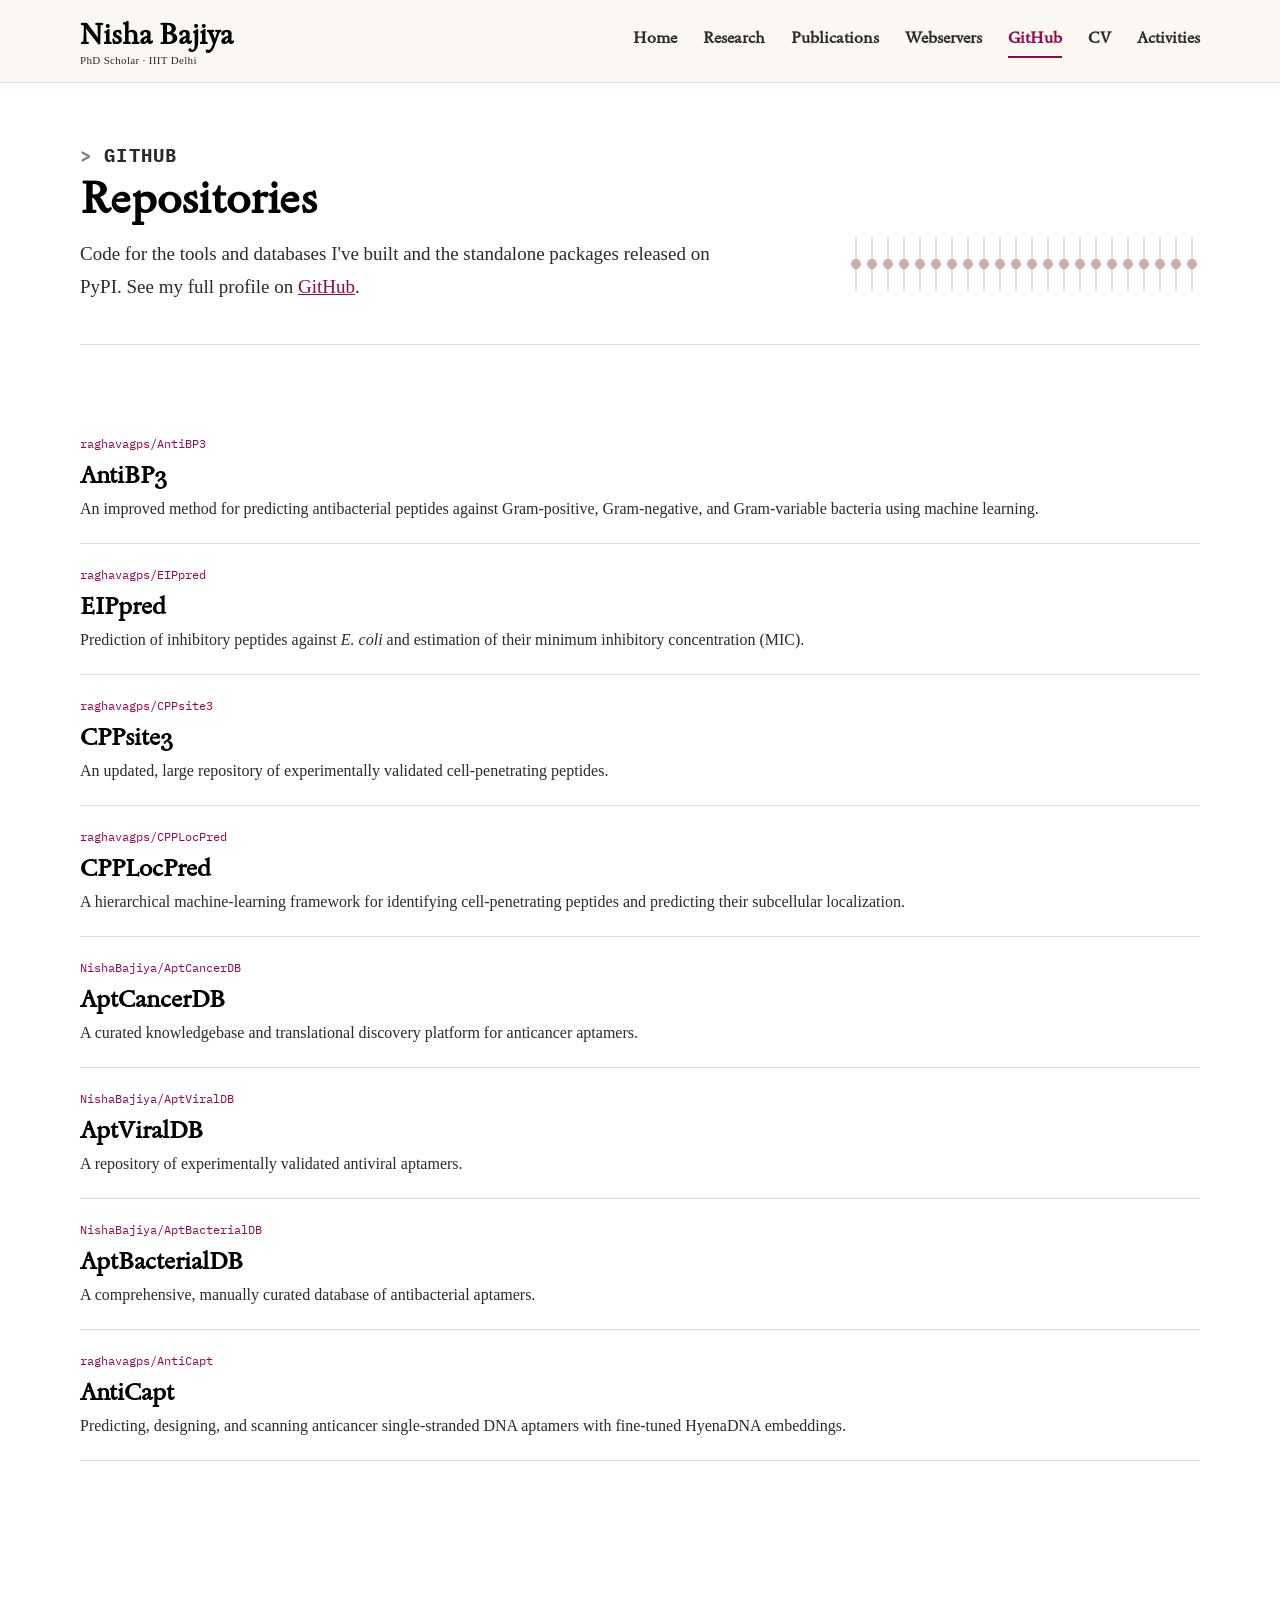
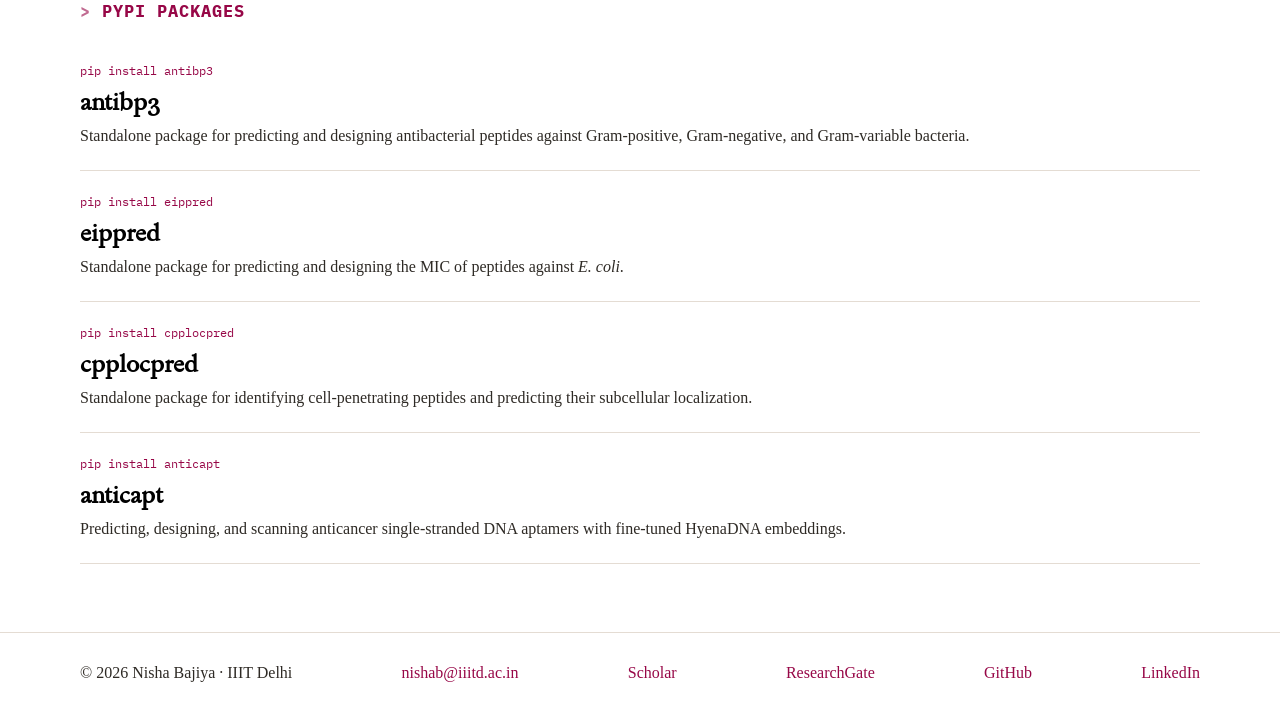
<file: github.html>
<!doctype html><html lang="en"><head><meta charset="utf-8"><meta name="viewport" content="width=device-width,initial-scale=1"><title>GitHub | Nisha Bajiya</title><link rel="stylesheet" href="site.css?v=79"></head><body><header class="masthead"><div class="wrap"><a class="brand" href="index.html">Nisha Bajiya<small>PhD Scholar · IIIT Delhi</small></a><nav class="nav"><a href="index.html">Home</a><a href="research.html">Research</a><a href="publications.html">Publications</a><a href="webservers.html">Webservers</a><a class="active" href="github.html">GitHub</a><a href="cv.html">CV</a><a href="activities.html">Activities</a></nav></div></header>
<main>
<section class="page-intro wrap">
<svg class="page-intro-motif" viewBox="0 0 352 80" xmlns="http://www.w3.org/2000/svg" aria-hidden="true" focusable="false"><g class="hx-col" style="--i:0"><line class="hx-rung" x1="8" y1="14.0" x2="8" y2="66.0"/><circle class="hx-a" cx="8" cy="40.0" r="4.5"/><circle class="hx-b" cx="8" cy="40.0" r="4.5"/></g><g class="hx-col" style="--i:1"><line class="hx-rung" x1="24" y1="14.0" x2="24" y2="66.0"/><circle class="hx-a" cx="24" cy="40.0" r="4.5"/><circle class="hx-b" cx="24" cy="40.0" r="4.5"/></g><g class="hx-col" style="--i:2"><line class="hx-rung" x1="40" y1="14.0" x2="40" y2="66.0"/><circle class="hx-a" cx="40" cy="40.0" r="4.5"/><circle class="hx-b" cx="40" cy="40.0" r="4.5"/></g><g class="hx-col" style="--i:3"><line class="hx-rung" x1="56" y1="14.0" x2="56" y2="66.0"/><circle class="hx-a" cx="56" cy="40.0" r="4.5"/><circle class="hx-b" cx="56" cy="40.0" r="4.5"/></g><g class="hx-col" style="--i:4"><line class="hx-rung" x1="72" y1="14.0" x2="72" y2="66.0"/><circle class="hx-a" cx="72" cy="40.0" r="4.5"/><circle class="hx-b" cx="72" cy="40.0" r="4.5"/></g><g class="hx-col" style="--i:5"><line class="hx-rung" x1="88" y1="14.0" x2="88" y2="66.0"/><circle class="hx-a" cx="88" cy="40.0" r="4.5"/><circle class="hx-b" cx="88" cy="40.0" r="4.5"/></g><g class="hx-col" style="--i:6"><line class="hx-rung" x1="104" y1="14.0" x2="104" y2="66.0"/><circle class="hx-a" cx="104" cy="40.0" r="4.5"/><circle class="hx-b" cx="104" cy="40.0" r="4.5"/></g><g class="hx-col" style="--i:7"><line class="hx-rung" x1="120" y1="14.0" x2="120" y2="66.0"/><circle class="hx-a" cx="120" cy="40.0" r="4.5"/><circle class="hx-b" cx="120" cy="40.0" r="4.5"/></g><g class="hx-col" style="--i:8"><line class="hx-rung" x1="136" y1="14.0" x2="136" y2="66.0"/><circle class="hx-a" cx="136" cy="40.0" r="4.5"/><circle class="hx-b" cx="136" cy="40.0" r="4.5"/></g><g class="hx-col" style="--i:9"><line class="hx-rung" x1="152" y1="14.0" x2="152" y2="66.0"/><circle class="hx-a" cx="152" cy="40.0" r="4.5"/><circle class="hx-b" cx="152" cy="40.0" r="4.5"/></g><g class="hx-col" style="--i:10"><line class="hx-rung" x1="168" y1="14.0" x2="168" y2="66.0"/><circle class="hx-a" cx="168" cy="40.0" r="4.5"/><circle class="hx-b" cx="168" cy="40.0" r="4.5"/></g><g class="hx-col" style="--i:11"><line class="hx-rung" x1="184" y1="14.0" x2="184" y2="66.0"/><circle class="hx-a" cx="184" cy="40.0" r="4.5"/><circle class="hx-b" cx="184" cy="40.0" r="4.5"/></g><g class="hx-col" style="--i:12"><line class="hx-rung" x1="200" y1="14.0" x2="200" y2="66.0"/><circle class="hx-a" cx="200" cy="40.0" r="4.5"/><circle class="hx-b" cx="200" cy="40.0" r="4.5"/></g><g class="hx-col" style="--i:13"><line class="hx-rung" x1="216" y1="14.0" x2="216" y2="66.0"/><circle class="hx-a" cx="216" cy="40.0" r="4.5"/><circle class="hx-b" cx="216" cy="40.0" r="4.5"/></g><g class="hx-col" style="--i:14"><line class="hx-rung" x1="232" y1="14.0" x2="232" y2="66.0"/><circle class="hx-a" cx="232" cy="40.0" r="4.5"/><circle class="hx-b" cx="232" cy="40.0" r="4.5"/></g><g class="hx-col" style="--i:15"><line class="hx-rung" x1="248" y1="14.0" x2="248" y2="66.0"/><circle class="hx-a" cx="248" cy="40.0" r="4.5"/><circle class="hx-b" cx="248" cy="40.0" r="4.5"/></g><g class="hx-col" style="--i:16"><line class="hx-rung" x1="264" y1="14.0" x2="264" y2="66.0"/><circle class="hx-a" cx="264" cy="40.0" r="4.5"/><circle class="hx-b" cx="264" cy="40.0" r="4.5"/></g><g class="hx-col" style="--i:17"><line class="hx-rung" x1="280" y1="14.0" x2="280" y2="66.0"/><circle class="hx-a" cx="280" cy="40.0" r="4.5"/><circle class="hx-b" cx="280" cy="40.0" r="4.5"/></g><g class="hx-col" style="--i:18"><line class="hx-rung" x1="296" y1="14.0" x2="296" y2="66.0"/><circle class="hx-a" cx="296" cy="40.0" r="4.5"/><circle class="hx-b" cx="296" cy="40.0" r="4.5"/></g><g class="hx-col" style="--i:19"><line class="hx-rung" x1="312" y1="14.0" x2="312" y2="66.0"/><circle class="hx-a" cx="312" cy="40.0" r="4.5"/><circle class="hx-b" cx="312" cy="40.0" r="4.5"/></g><g class="hx-col" style="--i:20"><line class="hx-rung" x1="328" y1="14.0" x2="328" y2="66.0"/><circle class="hx-a" cx="328" cy="40.0" r="4.5"/><circle class="hx-b" cx="328" cy="40.0" r="4.5"/></g><g class="hx-col" style="--i:21"><line class="hx-rung" x1="344" y1="14.0" x2="344" y2="66.0"/><circle class="hx-a" cx="344" cy="40.0" r="4.5"/><circle class="hx-b" cx="344" cy="40.0" r="4.5"/></g></svg>
<p class="kicker">GitHub</p>
<h1>Repositories</h1>
<p>Code for the tools and databases I've built and the standalone packages released on PyPI. See my full profile on <a href="https://github.com/NishaBajiya" target="_blank" rel="noreferrer">GitHub</a>.</p>
</section>
<section class="section wrap">
<ul class="repo-list">
<li class="repo-item">
<p class="repo-path">raghavagps/AntiBP3</p>
<h2><a href="https://github.com/raghavagps/AntiBP3" target="_blank" rel="noreferrer">AntiBP3</a></h2>
<p class="repo-desc">An improved method for predicting antibacterial peptides against Gram-positive, Gram-negative, and Gram-variable bacteria using machine learning.</p>
</li>
<li class="repo-item">
<p class="repo-path">raghavagps/EIPpred</p>
<h2><a href="https://github.com/raghavagps/EIPpred" target="_blank" rel="noreferrer">EIPpred</a></h2>
<p class="repo-desc">Prediction of inhibitory peptides against <i>E. coli</i> and estimation of their minimum inhibitory concentration (MIC).</p>
</li>
<li class="repo-item">
<p class="repo-path">raghavagps/CPPsite3</p>
<h2><a href="https://github.com/raghavagps/CPPsite3" target="_blank" rel="noreferrer">CPPsite3</a></h2>
<p class="repo-desc">An updated, large repository of experimentally validated cell-penetrating peptides.</p>
</li>
<li class="repo-item">
<p class="repo-path">raghavagps/CPPLocPred</p>
<h2><a href="https://github.com/raghavagps/CPPLocPred" target="_blank" rel="noreferrer">CPPLocPred</a></h2>
<p class="repo-desc">A hierarchical machine-learning framework for identifying cell-penetrating peptides and predicting their subcellular localization.</p>
</li>
<li class="repo-item">
<p class="repo-path">NishaBajiya/AptCancerDB</p>
<h2><a href="https://github.com/NishaBajiya/AptCancerDB" target="_blank" rel="noreferrer">AptCancerDB</a></h2>
<p class="repo-desc">A curated knowledgebase and translational discovery platform for anticancer aptamers.</p>
</li>
<li class="repo-item">
<p class="repo-path">NishaBajiya/AptViralDB</p>
<h2><a href="https://github.com/NishaBajiya/AptViralDB" target="_blank" rel="noreferrer">AptViralDB</a></h2>
<p class="repo-desc">A repository of experimentally validated antiviral aptamers.</p>
</li>
<li class="repo-item">
<p class="repo-path">NishaBajiya/AptBacterialDB</p>
<h2><a href="https://github.com/NishaBajiya/AptBacterialDB" target="_blank" rel="noreferrer">AptBacterialDB</a></h2>
<p class="repo-desc">A comprehensive, manually curated database of antibacterial aptamers.</p>
</li>

<li class="repo-item">
<p class="repo-path">raghavagps/AntiCapt</p>
<h2><a href="https://github.com/raghavagps/AntiCapt" target="_blank" rel="noreferrer">AntiCapt</a></h2>
<p class="repo-desc">Predicting, designing, and scanning anticancer single-stranded DNA aptamers with fine-tuned HyenaDNA embeddings.</p>
</li>
</ul>
</section>
<section class="section wrap"><p class="kicker">PyPI packages</p><ul class="repo-list">
<li class="repo-item"><p class="repo-path">pip install antibp3</p><h2><a href="https://pypi.org/project/antibp3/" target="_blank" rel="noreferrer">antibp3</a></h2><p class="repo-desc">Standalone package for predicting and designing antibacterial peptides against Gram-positive, Gram-negative, and Gram-variable bacteria.</p></li>
<li class="repo-item"><p class="repo-path">pip install eippred</p><h2><a href="https://pypi.org/project/eippred/" target="_blank" rel="noreferrer">eippred</a></h2><p class="repo-desc">Standalone package for predicting and designing the MIC of peptides against <i>E. coli</i>.</p></li>
<li class="repo-item"><p class="repo-path">pip install cpplocpred</p><h2><a href="https://pypi.org/project/cpplocpred/" target="_blank" rel="noreferrer">cpplocpred</a></h2><p class="repo-desc">Standalone package for identifying cell-penetrating peptides and predicting their subcellular localization.</p></li>
<li class="repo-item"><p class="repo-path">pip install anticapt</p><h2><a href="https://pypi.org/project/anticapt/" target="_blank" rel="noreferrer">anticapt</a></h2><p class="repo-desc">Predicting, designing, and scanning anticancer single-stranded DNA aptamers with fine-tuned HyenaDNA embeddings.</p></li>
</ul></section>

</main>
<footer class="footer"><div class="wrap"><span>© 2026 Nisha Bajiya · IIIT Delhi</span><a href="mailto:nishab@iiitd.ac.in">nishab@iiitd.ac.in</a><a href="https://scholar.google.com/citations?user=LaXIfVwAAAAJ&amp;hl=en" target="_blank" rel="noreferrer">Scholar</a><a href="https://www.researchgate.net/profile/Nisha-Bajiya" target="_blank" rel="noreferrer">ResearchGate</a><a href="https://github.com/NishaBajiya" target="_blank" rel="noreferrer">GitHub</a><a href="https://www.linkedin.com/in/nisha-bajiya-273023243/" target="_blank" rel="noreferrer">LinkedIn</a></div></footer>
<script>
document.addEventListener("DOMContentLoaded", function() {
  const observer = new IntersectionObserver((entries) => {
    entries.forEach(entry => {
      if (entry.isIntersecting) {
        entry.target.classList.add("in-view");
        observer.unobserve(entry.target);
      }
    });
  }, { threshold: 0, rootMargin: '0px 0px -40px 0px' });

  document.querySelectorAll('.section, .page-intro, .research-item, .pub, .activity, .tool-card, .card').forEach(el => {
    observer.observe(el);
  });
});
</script>
</body></html>
</file>
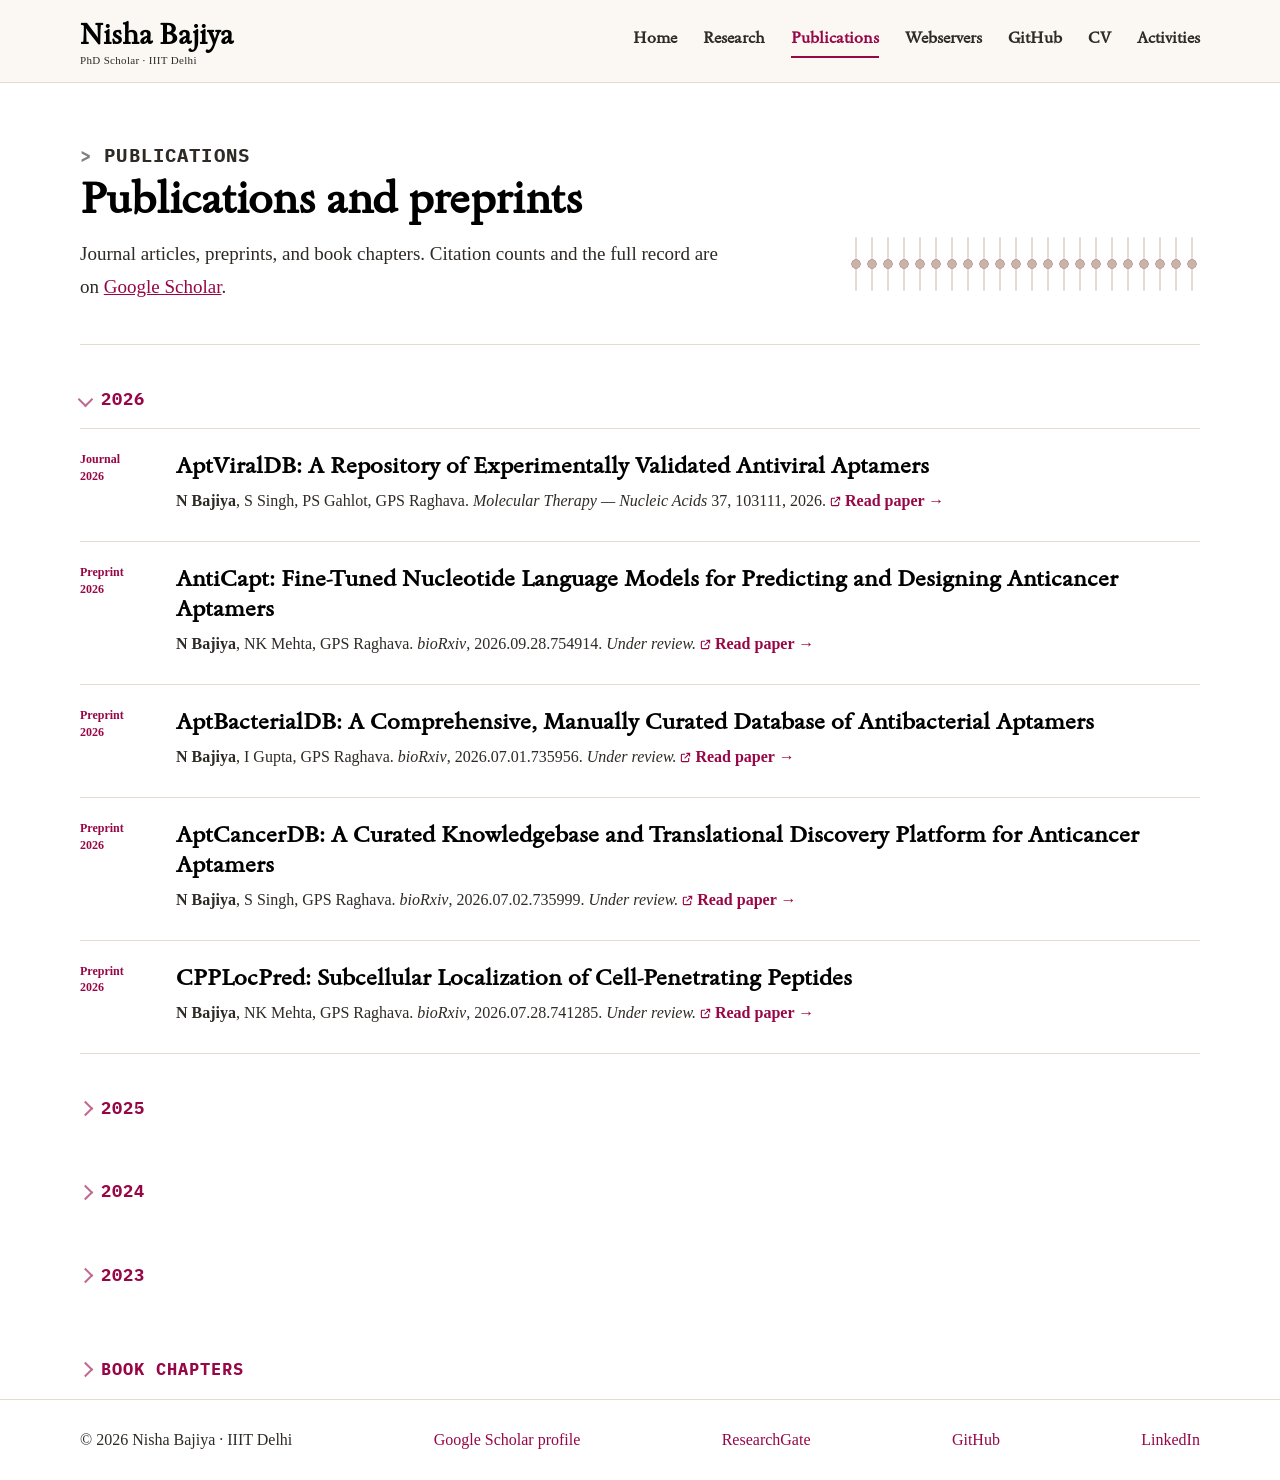
<file: publications.html>
<!doctype html><html lang="en"><head><meta charset="utf-8"><meta name="viewport" content="width=device-width,initial-scale=1"><title>Publications | Nisha Bajiya</title><link rel="stylesheet" href="site.css?v=79"></head><body><header class="masthead"><div class="wrap"><a class="brand" href="index.html">Nisha Bajiya<small>PhD Scholar · IIIT Delhi</small></a><nav class="nav"><a href="index.html">Home</a><a href="research.html">Research</a><a class="active" href="publications.html">Publications</a><a href="webservers.html">Webservers</a><a href="github.html">GitHub</a><a href="cv.html">CV</a><a href="activities.html">Activities</a></nav></div></header><main><section class="page-intro wrap"><svg class="page-intro-motif" viewBox="0 0 352 80" xmlns="http://www.w3.org/2000/svg" aria-hidden="true" focusable="false"><g class="hx-col" style="--i:0"><line class="hx-rung" x1="8" y1="14.0" x2="8" y2="66.0"/><circle class="hx-a" cx="8" cy="40.0" r="4.5"/><circle class="hx-b" cx="8" cy="40.0" r="4.5"/></g><g class="hx-col" style="--i:1"><line class="hx-rung" x1="24" y1="14.0" x2="24" y2="66.0"/><circle class="hx-a" cx="24" cy="40.0" r="4.5"/><circle class="hx-b" cx="24" cy="40.0" r="4.5"/></g><g class="hx-col" style="--i:2"><line class="hx-rung" x1="40" y1="14.0" x2="40" y2="66.0"/><circle class="hx-a" cx="40" cy="40.0" r="4.5"/><circle class="hx-b" cx="40" cy="40.0" r="4.5"/></g><g class="hx-col" style="--i:3"><line class="hx-rung" x1="56" y1="14.0" x2="56" y2="66.0"/><circle class="hx-a" cx="56" cy="40.0" r="4.5"/><circle class="hx-b" cx="56" cy="40.0" r="4.5"/></g><g class="hx-col" style="--i:4"><line class="hx-rung" x1="72" y1="14.0" x2="72" y2="66.0"/><circle class="hx-a" cx="72" cy="40.0" r="4.5"/><circle class="hx-b" cx="72" cy="40.0" r="4.5"/></g><g class="hx-col" style="--i:5"><line class="hx-rung" x1="88" y1="14.0" x2="88" y2="66.0"/><circle class="hx-a" cx="88" cy="40.0" r="4.5"/><circle class="hx-b" cx="88" cy="40.0" r="4.5"/></g><g class="hx-col" style="--i:6"><line class="hx-rung" x1="104" y1="14.0" x2="104" y2="66.0"/><circle class="hx-a" cx="104" cy="40.0" r="4.5"/><circle class="hx-b" cx="104" cy="40.0" r="4.5"/></g><g class="hx-col" style="--i:7"><line class="hx-rung" x1="120" y1="14.0" x2="120" y2="66.0"/><circle class="hx-a" cx="120" cy="40.0" r="4.5"/><circle class="hx-b" cx="120" cy="40.0" r="4.5"/></g><g class="hx-col" style="--i:8"><line class="hx-rung" x1="136" y1="14.0" x2="136" y2="66.0"/><circle class="hx-a" cx="136" cy="40.0" r="4.5"/><circle class="hx-b" cx="136" cy="40.0" r="4.5"/></g><g class="hx-col" style="--i:9"><line class="hx-rung" x1="152" y1="14.0" x2="152" y2="66.0"/><circle class="hx-a" cx="152" cy="40.0" r="4.5"/><circle class="hx-b" cx="152" cy="40.0" r="4.5"/></g><g class="hx-col" style="--i:10"><line class="hx-rung" x1="168" y1="14.0" x2="168" y2="66.0"/><circle class="hx-a" cx="168" cy="40.0" r="4.5"/><circle class="hx-b" cx="168" cy="40.0" r="4.5"/></g><g class="hx-col" style="--i:11"><line class="hx-rung" x1="184" y1="14.0" x2="184" y2="66.0"/><circle class="hx-a" cx="184" cy="40.0" r="4.5"/><circle class="hx-b" cx="184" cy="40.0" r="4.5"/></g><g class="hx-col" style="--i:12"><line class="hx-rung" x1="200" y1="14.0" x2="200" y2="66.0"/><circle class="hx-a" cx="200" cy="40.0" r="4.5"/><circle class="hx-b" cx="200" cy="40.0" r="4.5"/></g><g class="hx-col" style="--i:13"><line class="hx-rung" x1="216" y1="14.0" x2="216" y2="66.0"/><circle class="hx-a" cx="216" cy="40.0" r="4.5"/><circle class="hx-b" cx="216" cy="40.0" r="4.5"/></g><g class="hx-col" style="--i:14"><line class="hx-rung" x1="232" y1="14.0" x2="232" y2="66.0"/><circle class="hx-a" cx="232" cy="40.0" r="4.5"/><circle class="hx-b" cx="232" cy="40.0" r="4.5"/></g><g class="hx-col" style="--i:15"><line class="hx-rung" x1="248" y1="14.0" x2="248" y2="66.0"/><circle class="hx-a" cx="248" cy="40.0" r="4.5"/><circle class="hx-b" cx="248" cy="40.0" r="4.5"/></g><g class="hx-col" style="--i:16"><line class="hx-rung" x1="264" y1="14.0" x2="264" y2="66.0"/><circle class="hx-a" cx="264" cy="40.0" r="4.5"/><circle class="hx-b" cx="264" cy="40.0" r="4.5"/></g><g class="hx-col" style="--i:17"><line class="hx-rung" x1="280" y1="14.0" x2="280" y2="66.0"/><circle class="hx-a" cx="280" cy="40.0" r="4.5"/><circle class="hx-b" cx="280" cy="40.0" r="4.5"/></g><g class="hx-col" style="--i:18"><line class="hx-rung" x1="296" y1="14.0" x2="296" y2="66.0"/><circle class="hx-a" cx="296" cy="40.0" r="4.5"/><circle class="hx-b" cx="296" cy="40.0" r="4.5"/></g><g class="hx-col" style="--i:19"><line class="hx-rung" x1="312" y1="14.0" x2="312" y2="66.0"/><circle class="hx-a" cx="312" cy="40.0" r="4.5"/><circle class="hx-b" cx="312" cy="40.0" r="4.5"/></g><g class="hx-col" style="--i:20"><line class="hx-rung" x1="328" y1="14.0" x2="328" y2="66.0"/><circle class="hx-a" cx="328" cy="40.0" r="4.5"/><circle class="hx-b" cx="328" cy="40.0" r="4.5"/></g><g class="hx-col" style="--i:21"><line class="hx-rung" x1="344" y1="14.0" x2="344" y2="66.0"/><circle class="hx-a" cx="344" cy="40.0" r="4.5"/><circle class="hx-b" cx="344" cy="40.0" r="4.5"/></g></svg><p class="kicker">Publications</p><h1>Publications and preprints</h1><p>Journal articles, preprints, and book chapters. Citation counts and the full record are on <a href="https://scholar.google.com/citations?user=LaXIfVwAAAAJ&amp;hl=en" target="_blank" rel="noreferrer">Google Scholar</a>.</p></section><section class="wrap">
<details class="year-group" open><summary class="kicker pub-year-heading">2026</summary><div class="pub-list">
<article class="pub"><span class="pub-year">Journal<br>2026</span><div><h2>AptViralDB: A Repository of Experimentally Validated Antiviral Aptamers</h2><p><strong>N Bajiya</strong>, S Singh, PS Gahlot, GPS Raghava. <i>Molecular Therapy — Nucleic Acids</i> 37, 103111, 2026. <a href="https://doi.org/10.1016/j.omtn.2026.103111" target="_blank" rel="noreferrer">Read paper →</a></p></div></article>
<article class="pub"><span class="pub-year">Preprint<br>2026</span><div><h2>AntiCapt: Fine-Tuned Nucleotide Language Models for Predicting and Designing Anticancer Aptamers</h2><p><strong>N Bajiya</strong>, NK Mehta, GPS Raghava. <i>bioRxiv</i>, 2026.09.28.754914. <i>Under review.</i> <a href="https://www.biorxiv.org/content/10.64898/2026.09.28.754914v1" target="_blank" rel="noreferrer">Read paper →</a> </p></div></article>
<article class="pub"><span class="pub-year">Preprint<br>2026</span><div><h2>AptBacterialDB: A Comprehensive, Manually Curated Database of Antibacterial Aptamers</h2><p><strong>N Bajiya</strong>, I Gupta, GPS Raghava. <i>bioRxiv</i>, 2026.07.01.735956. <i>Under review.</i> <a href="https://doi.org/10.64898/2026.07.01.735956" target="_blank" rel="noreferrer">Read paper →</a></p></div></article>
<article class="pub"><span class="pub-year">Preprint<br>2026</span><div><h2>AptCancerDB: A Curated Knowledgebase and Translational Discovery Platform for Anticancer Aptamers</h2><p><strong>N Bajiya</strong>, S Singh, GPS Raghava. <i>bioRxiv</i>, 2026.07.02.735999. <i>Under review.</i> <a href="https://doi.org/10.64898/2026.07.02.735999" target="_blank" rel="noreferrer">Read paper →</a></p></div></article>
<article class="pub"><span class="pub-year">Preprint<br>2026</span><div><h2>CPPLocPred: Subcellular Localization of Cell-Penetrating Peptides</h2><p><strong>N Bajiya</strong>, NK Mehta, GPS Raghava. <i>bioRxiv</i>, 2026.07.28.741285. <i>Under review.</i> <a href="https://www.biorxiv.org/content/10.64898/2026.07.28.741285v1" target="_blank" rel="noreferrer">Read paper →</a></p></div></article>
</div></details>
<details class="year-group"><summary class="kicker pub-year-heading">2025</summary><div class="pub-list">
<article class="pub"><span class="pub-year">Journal<br>2025</span><div><h2>CPPsite3: An Updated Large Repository of Experimentally Validated Cell-Penetrating Peptides</h2><p><strong>N Bajiya</strong>, S Najrin, P Kumar, S Choudhury, R Tomer, GPS Raghava. <i>Drug Discovery Today</i> 30(8), 104421. <a href="https://www.sciencedirect.com/science/article/abs/pii/S1359644625001345" target="_blank" rel="noreferrer">Read paper →</a></p></div></article>
<article class="pub"><span class="pub-year">Journal<br>2025</span><div><h2>Prediction of Inhibitory Peptides Against <i>E. coli</i> With Desired MIC Value</h2><p><strong>N Bajiya</strong>, N Kumar, GPS Raghava. <i>Scientific Reports</i> 15, 4672. <a href="https://doi.org/10.1038/s41598-025-86638-z" target="_blank" rel="noreferrer">Read paper →</a></p></div></article>
<article class="pub"><span class="pub-year">Journal<br>2025</span><div><h2>In-Silico Tool for Predicting and Scanning Rheumatoid Arthritis-Inducing Peptides in an Antigen</h2><p>R Tomer, S Jain, PS Gahlot, <strong>N Bajiya</strong>, GPS Raghava. <i>Frontiers in Immunology</i> 16, 1630863. <a href="https://doi.org/10.3389/fimmu.2025.1630863" target="_blank" rel="noreferrer">Read paper →</a></p></div></article>
<article class="pub"><span class="pub-year">Preprint<br>2025</span><div><h2>Prediction of lncRNA-Protein Interacting Pairs Using LLM Embeddings Based on Evolutionary Information</h2><p>S Choudhury, <strong>N Bajiya</strong>, GPS Raghava. bioRxiv 2025.11.10.687101. <a href="https://doi.org/10.1101/2025.11.10.687101" target="_blank" rel="noreferrer">Read paper →</a></p></div></article>
<article class="pub"><span class="pub-year">Preprint<br>2025</span><div><h2>In Silico Tool for Identification of Colorectal Cancer From Cell-Free DNA Biomarkers</h2><p>K Mathur, S Jain, <strong>N Bajiya</strong>, N Kumar, GPS Raghava. arXiv:2505.11041. <a href="https://arxiv.org/abs/2505.11041" target="_blank" rel="noreferrer">Read paper →</a></p></div></article>
</div></details>
<details class="year-group"><summary class="kicker pub-year-heading">2024</summary><div class="pub-list">
<article class="pub"><span class="pub-year">Journal<br>2024</span><div><h2>AntiBP3: A Method for Predicting Antibacterial Peptides Against Gram-Positive/Negative/Variable Bacteria</h2><p><strong>N Bajiya</strong>, S Choudhury, A Dhall, GPS Raghava. <i>Antibiotics</i> 13(2), 168. <a href="https://doi.org/10.3390/antibiotics13020168" target="_blank" rel="noreferrer">Read paper →</a></p></div></article>
<article class="pub"><span class="pub-year">Journal<br>2024</span><div><h2>Prediction of Plant Resistance Proteins Using Alignment-Based and Alignment-Free Approaches</h2><p>PS Gahlot, S Choudhury, <strong>N Bajiya</strong>, N Kumar, GPS Raghava. <i>Proteomics</i> 25(5–6), e202400261. <a href="https://doi.org/10.1002/pmic.202400261" target="_blank" rel="noreferrer">Read paper →</a></p></div></article>
<article class="pub"><span class="pub-year">Journal<br>2024</span><div><h2>Prediction of Anti-Freezing Proteins From Their Evolutionary Profile</h2><p>N Kumar, S Choudhury, <strong>N Bajiya</strong>, S Patiyal, GPS Raghava. <i>Proteomics</i> 25(3), e202400157. <a href="https://doi.org/10.1002/pmic.202400157" target="_blank" rel="noreferrer">Read paper →</a></p></div></article>
<article class="pub"><span class="pub-year">Journal<br>2024</span><div><h2>MRSLpred: A Hybrid Approach for Predicting Multi-Label Subcellular Localization of mRNA at Genome Scale</h2><p>S Choudhury, <strong>N Bajiya</strong>, S Patiyal, GPS Raghava. <i>Frontiers in Bioinformatics</i> 4, 1341479. <a href="https://doi.org/10.3389/fbinf.2024.1341479" target="_blank" rel="noreferrer">Read paper →</a></p></div></article>
</div></details>
<details class="year-group"><summary class="kicker pub-year-heading">2023</summary><div class="pub-list">
<article class="pub"><span class="pub-year">Journal<br>2023</span><div><h2>Advances in the Field of Phage-Based Therapy With Special Emphasis on Computational Resources</h2><p><strong>N Bajiya</strong>, A Dhall, S Aggarwal, GPS Raghava. <i>Briefings in Bioinformatics</i> 24(1), bbac574. <a href="https://doi.org/10.1093/bib/bbac574" target="_blank" rel="noreferrer">Read paper →</a></p></div></article>
<article class="pub"><span class="pub-year">Journal<br>2023</span><div><h2>Multi-Perspectives and Challenges in Identifying B-Cell Epitopes</h2><p>N Kumar, <strong>N Bajiya</strong>, S Patiyal, GPS Raghava. <i>Protein Science</i> 32(11), e4785. <a href="https://doi.org/10.1002/pro.4785" target="_blank" rel="noreferrer">Read paper →</a></p></div></article>
</div></details>
<details class="year-group"><summary class="kicker pub-year-heading large-gap">Book Chapters</summary><div class="pub-list">
<article class="pub"><span class="pub-year">2026</span><div><h2>Chapter 19: Machine Learning-based Methods for Designing Protein-based Drugs</h2><p><strong>N Bajiya</strong>, AS Rathore, N Kumar, GPS Raghava.</p><p><b>Book:</b> <i>Machine Learning and Deep Learning in Drug Design</i>, ed. K. Roy &amp; A. Banerjee, Royal Society of Chemistry, vol. 87, pp. 641–681, 2026. <a href="https://books.rsc.org/books/edited-volume/2535/chapter-abstract/8951138/Machine-Learning-based-Methods-for-Designing?redirectedFrom=fulltext" target="_blank" rel="noreferrer">Read chapter →</a></p></div></article>
<article class="pub"><span class="pub-year">2026</span><div><h2>Browsing and Mapping of Cell-Penetrating Peptides in the CPPsite3 Database</h2><p><strong>N Bajiya</strong>, et al. <i>Under publication.</i></p></div></article>
<article class="pub"><span class="pub-year">2026</span><div><h2>Prediction, Design, and Genome-Wide Scanning of Plant Disease Resistance Proteins Using PlantDRPpred</h2><p>GPS Raghava, et al. <i>Under publication.</i></p></div></article>
</div></details>
</section></main><footer class="footer"><div class="wrap"><span>© 2026 Nisha Bajiya · IIIT Delhi</span><a href="https://scholar.google.com/citations?user=LaXIfVwAAAAJ&amp;hl=en" target="_blank" rel="noreferrer">Google Scholar profile</a><a href="https://www.researchgate.net/profile/Nisha-Bajiya" target="_blank" rel="noreferrer">ResearchGate</a><a href="https://github.com/NishaBajiya" target="_blank" rel="noreferrer">GitHub</a><a href="https://www.linkedin.com/in/nisha-bajiya-273023243/" target="_blank" rel="noreferrer">LinkedIn</a></div></footer>
<script>
document.addEventListener("DOMContentLoaded", function() {
  const observer = new IntersectionObserver((entries) => {
    entries.forEach(entry => {
      if (entry.isIntersecting) {
        entry.target.classList.add("in-view");
        observer.unobserve(entry.target);
      }
    });
  }, { threshold: 0, rootMargin: '0px 0px -40px 0px' });

  document.querySelectorAll('.section, .page-intro, .research-item, .pub, .activity, .tool-card, .card').forEach(el => {
    observer.observe(el);
  });
});
</script>
</body></html>
</file>
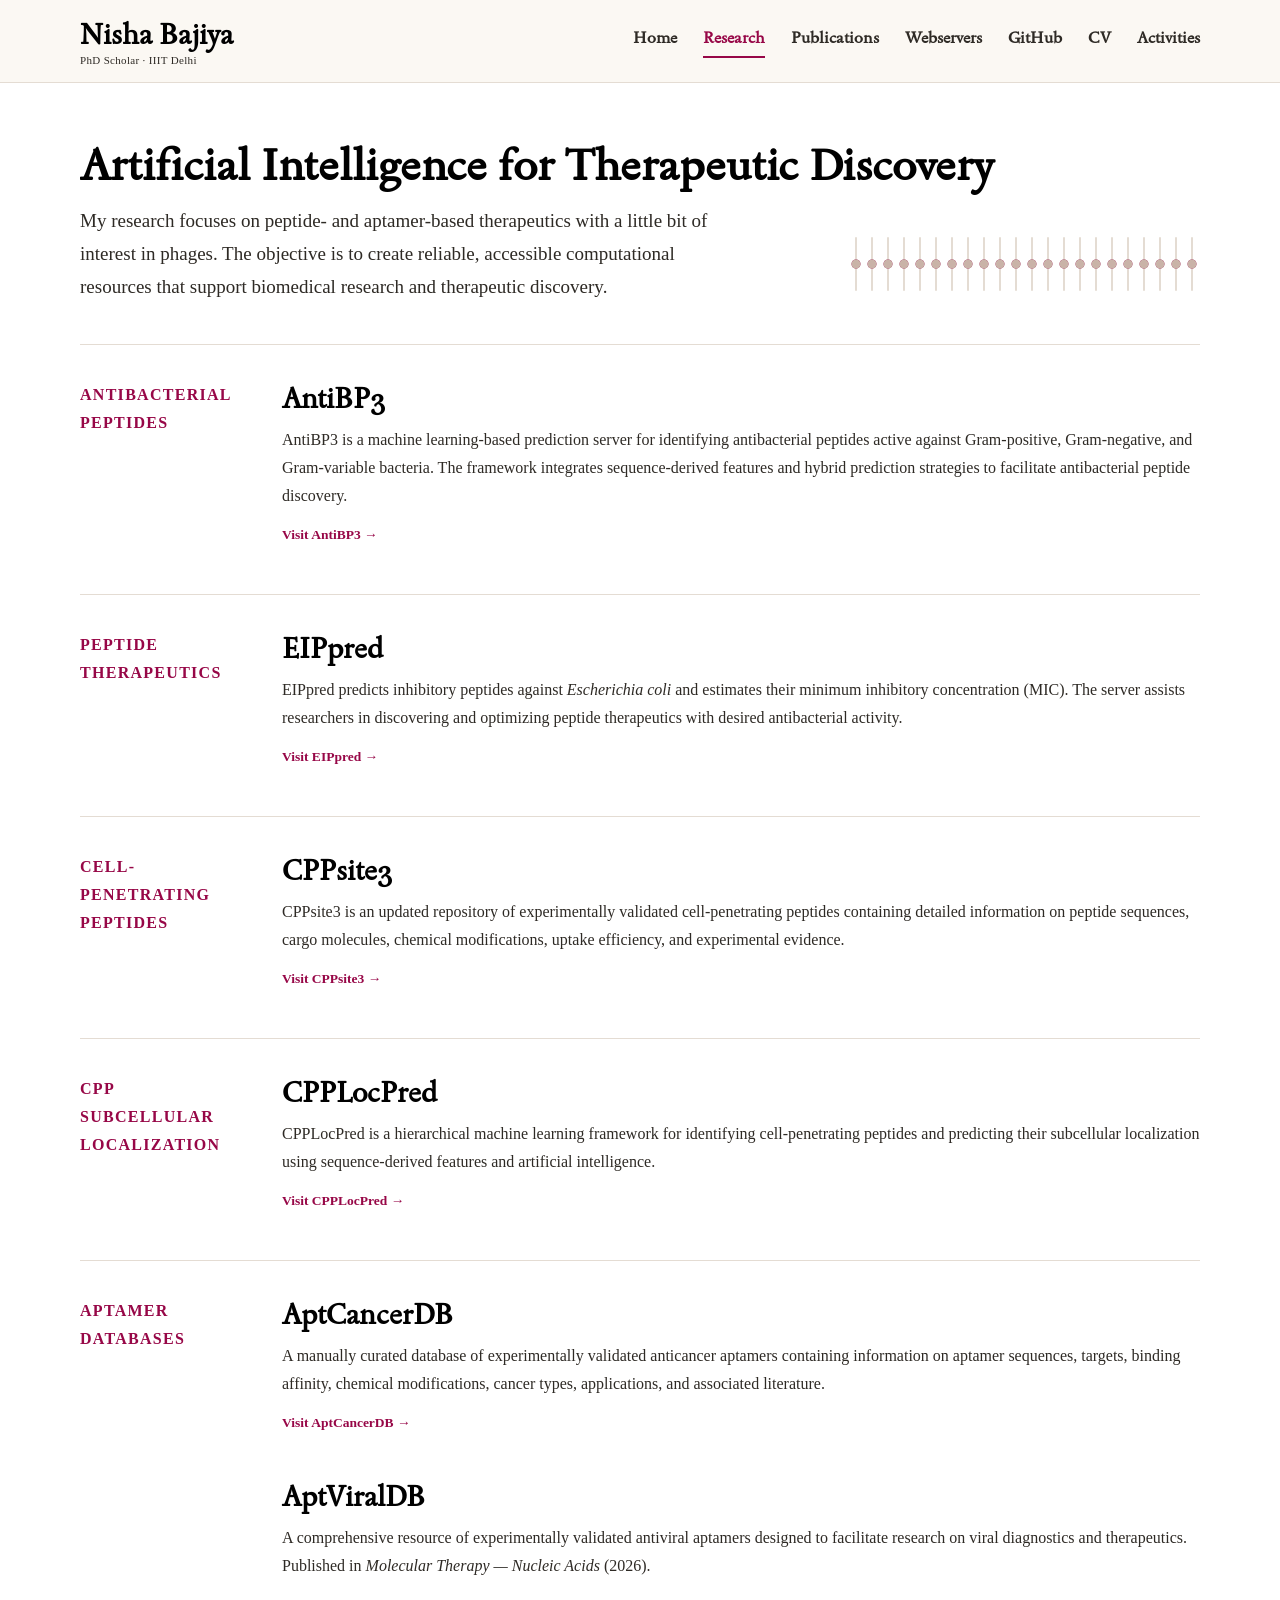
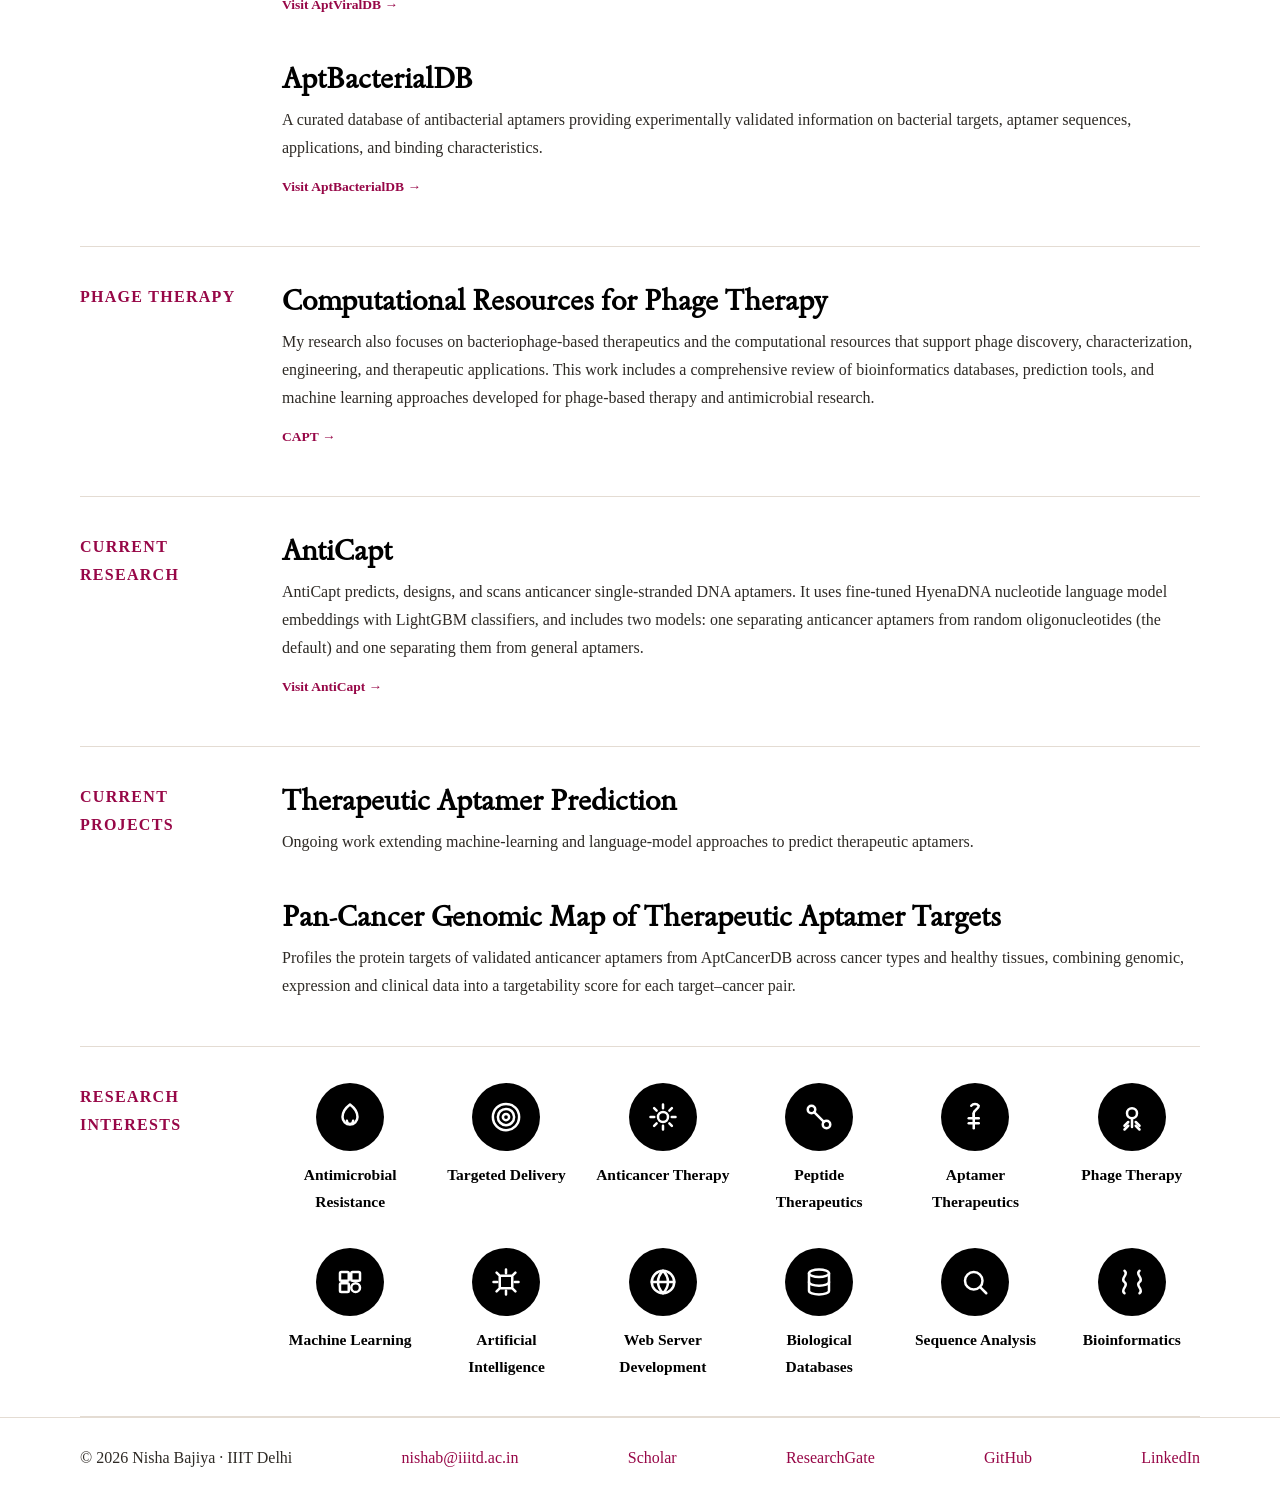
<file: research.html>
<!doctype html>
<html lang="en">
<head>
    <meta charset="utf-8">
    <meta name="viewport" content="width=device-width,initial-scale=1">
    <title>Research | Nisha Bajiya</title>
    <link rel="stylesheet" href="site.css?v=79">
</head>
<body>
<header class="masthead">
    <div class="wrap">
        <a class="brand" href="index.html">
            Nisha Bajiya
            <small>PhD Scholar · IIIT Delhi</small>
        </a>
        <nav class="nav">
            <a href="index.html">Home</a>
            <a class="active" href="research.html">Research</a>
            <a href="publications.html">Publications</a>
            <a href="webservers.html">Webservers</a><a href="github.html">GitHub</a><a href="cv.html">CV</a>
            <a href="activities.html">Activities</a></nav>
    </div>
</header>

<main>
<section class="page-intro wrap"><svg class="page-intro-motif" viewBox="0 0 352 80" xmlns="http://www.w3.org/2000/svg" aria-hidden="true" focusable="false"><g class="hx-col" style="--i:0"><line class="hx-rung" x1="8" y1="14.0" x2="8" y2="66.0"/><circle class="hx-a" cx="8" cy="40.0" r="4.5"/><circle class="hx-b" cx="8" cy="40.0" r="4.5"/></g><g class="hx-col" style="--i:1"><line class="hx-rung" x1="24" y1="14.0" x2="24" y2="66.0"/><circle class="hx-a" cx="24" cy="40.0" r="4.5"/><circle class="hx-b" cx="24" cy="40.0" r="4.5"/></g><g class="hx-col" style="--i:2"><line class="hx-rung" x1="40" y1="14.0" x2="40" y2="66.0"/><circle class="hx-a" cx="40" cy="40.0" r="4.5"/><circle class="hx-b" cx="40" cy="40.0" r="4.5"/></g><g class="hx-col" style="--i:3"><line class="hx-rung" x1="56" y1="14.0" x2="56" y2="66.0"/><circle class="hx-a" cx="56" cy="40.0" r="4.5"/><circle class="hx-b" cx="56" cy="40.0" r="4.5"/></g><g class="hx-col" style="--i:4"><line class="hx-rung" x1="72" y1="14.0" x2="72" y2="66.0"/><circle class="hx-a" cx="72" cy="40.0" r="4.5"/><circle class="hx-b" cx="72" cy="40.0" r="4.5"/></g><g class="hx-col" style="--i:5"><line class="hx-rung" x1="88" y1="14.0" x2="88" y2="66.0"/><circle class="hx-a" cx="88" cy="40.0" r="4.5"/><circle class="hx-b" cx="88" cy="40.0" r="4.5"/></g><g class="hx-col" style="--i:6"><line class="hx-rung" x1="104" y1="14.0" x2="104" y2="66.0"/><circle class="hx-a" cx="104" cy="40.0" r="4.5"/><circle class="hx-b" cx="104" cy="40.0" r="4.5"/></g><g class="hx-col" style="--i:7"><line class="hx-rung" x1="120" y1="14.0" x2="120" y2="66.0"/><circle class="hx-a" cx="120" cy="40.0" r="4.5"/><circle class="hx-b" cx="120" cy="40.0" r="4.5"/></g><g class="hx-col" style="--i:8"><line class="hx-rung" x1="136" y1="14.0" x2="136" y2="66.0"/><circle class="hx-a" cx="136" cy="40.0" r="4.5"/><circle class="hx-b" cx="136" cy="40.0" r="4.5"/></g><g class="hx-col" style="--i:9"><line class="hx-rung" x1="152" y1="14.0" x2="152" y2="66.0"/><circle class="hx-a" cx="152" cy="40.0" r="4.5"/><circle class="hx-b" cx="152" cy="40.0" r="4.5"/></g><g class="hx-col" style="--i:10"><line class="hx-rung" x1="168" y1="14.0" x2="168" y2="66.0"/><circle class="hx-a" cx="168" cy="40.0" r="4.5"/><circle class="hx-b" cx="168" cy="40.0" r="4.5"/></g><g class="hx-col" style="--i:11"><line class="hx-rung" x1="184" y1="14.0" x2="184" y2="66.0"/><circle class="hx-a" cx="184" cy="40.0" r="4.5"/><circle class="hx-b" cx="184" cy="40.0" r="4.5"/></g><g class="hx-col" style="--i:12"><line class="hx-rung" x1="200" y1="14.0" x2="200" y2="66.0"/><circle class="hx-a" cx="200" cy="40.0" r="4.5"/><circle class="hx-b" cx="200" cy="40.0" r="4.5"/></g><g class="hx-col" style="--i:13"><line class="hx-rung" x1="216" y1="14.0" x2="216" y2="66.0"/><circle class="hx-a" cx="216" cy="40.0" r="4.5"/><circle class="hx-b" cx="216" cy="40.0" r="4.5"/></g><g class="hx-col" style="--i:14"><line class="hx-rung" x1="232" y1="14.0" x2="232" y2="66.0"/><circle class="hx-a" cx="232" cy="40.0" r="4.5"/><circle class="hx-b" cx="232" cy="40.0" r="4.5"/></g><g class="hx-col" style="--i:15"><line class="hx-rung" x1="248" y1="14.0" x2="248" y2="66.0"/><circle class="hx-a" cx="248" cy="40.0" r="4.5"/><circle class="hx-b" cx="248" cy="40.0" r="4.5"/></g><g class="hx-col" style="--i:16"><line class="hx-rung" x1="264" y1="14.0" x2="264" y2="66.0"/><circle class="hx-a" cx="264" cy="40.0" r="4.5"/><circle class="hx-b" cx="264" cy="40.0" r="4.5"/></g><g class="hx-col" style="--i:17"><line class="hx-rung" x1="280" y1="14.0" x2="280" y2="66.0"/><circle class="hx-a" cx="280" cy="40.0" r="4.5"/><circle class="hx-b" cx="280" cy="40.0" r="4.5"/></g><g class="hx-col" style="--i:18"><line class="hx-rung" x1="296" y1="14.0" x2="296" y2="66.0"/><circle class="hx-a" cx="296" cy="40.0" r="4.5"/><circle class="hx-b" cx="296" cy="40.0" r="4.5"/></g><g class="hx-col" style="--i:19"><line class="hx-rung" x1="312" y1="14.0" x2="312" y2="66.0"/><circle class="hx-a" cx="312" cy="40.0" r="4.5"/><circle class="hx-b" cx="312" cy="40.0" r="4.5"/></g><g class="hx-col" style="--i:20"><line class="hx-rung" x1="328" y1="14.0" x2="328" y2="66.0"/><circle class="hx-a" cx="328" cy="40.0" r="4.5"/><circle class="hx-b" cx="328" cy="40.0" r="4.5"/></g><g class="hx-col" style="--i:21"><line class="hx-rung" x1="344" y1="14.0" x2="344" y2="66.0"/><circle class="hx-a" cx="344" cy="40.0" r="4.5"/><circle class="hx-b" cx="344" cy="40.0" r="4.5"/></g></svg>

    <h1>Artificial Intelligence for Therapeutic Discovery</h1>
    <p>My research focuses on peptide- and aptamer-based therapeutics with a little bit of interest in phages. The objective is to create reliable, accessible computational resources that support biomedical research and therapeutic discovery.</p>
</section>

<section class="wrap">
    <article class="research-item">
        <div class="label">ANTIBACTERIAL PEPTIDES</div>
        <div>
            <h2>AntiBP3</h2>
            <p>AntiBP3 is a machine learning-based prediction server for identifying antibacterial peptides active against Gram-positive, Gram-negative, and Gram-variable bacteria. The framework integrates sequence-derived features and hybrid prediction strategies to facilitate antibacterial peptide discovery.</p>
            <p><a href="https://webs.iiitd.edu.in/raghava/antibp3/" target="_blank">Visit AntiBP3 →</a></p>
        </div>
    </article>

    <article class="research-item">
        <div class="label">PEPTIDE THERAPEUTICS</div>
        <div>
            <h2>EIPpred</h2>
            <p>EIPpred predicts inhibitory peptides against <i>Escherichia coli</i> and estimates their minimum inhibitory concentration (MIC). The server assists researchers in discovering and optimizing peptide therapeutics with desired antibacterial activity.</p>
            <p><a href="https://webs.iiitd.edu.in/raghava/eippred/" target="_blank" rel="noreferrer">Visit EIPpred →</a></p>
        </div>
    </article>

    <article class="research-item">
        <div class="label">CELL-PENETRATING PEPTIDES</div>
        <div>
            <h2>CPPsite3</h2>
            <p>CPPsite3 is an updated repository of experimentally validated cell-penetrating peptides containing detailed information on peptide sequences, cargo molecules, chemical modifications, uptake efficiency, and experimental evidence.</p>
            <p><a href="https://webs.iiitd.edu.in/raghava/cppsite3/" target="_blank">Visit CPPsite3 →</a></p>
        </div>
    </article>

    <article class="research-item">
        <div class="label">CPP Subcellular Localization</div>
        <div>
            <h2>CPPLocPred</h2>
            <p>CPPLocPred is a hierarchical machine learning framework for identifying cell-penetrating peptides and predicting their subcellular localization using sequence-derived features and artificial intelligence.</p>
            <p><a href="https://webs.iiitd.edu.in/raghava/cpplocpred/" target="_blank">Visit CPPLocPred →</a></p>
        </div>
    </article>

    <article class="research-item">
        <div class="label">APTAMER DATABASES</div>
        <div>
            <h2>AptCancerDB</h2>
            <p>A manually curated database of experimentally validated anticancer aptamers containing information on aptamer sequences, targets, binding affinity, chemical modifications, cancer types, applications, and associated literature.</p>
            <p><a href="https://webs.iiitd.edu.in/raghava/aptcancerdb/" target="_blank">Visit AptCancerDB →</a></p>
            <br>
            <h2>AptViralDB</h2>
            <p>A comprehensive resource of experimentally validated antiviral aptamers designed to facilitate research on viral diagnostics and therapeutics. Published in <i>Molecular Therapy — Nucleic Acids</i> (2026).</p>
            <p><a href="https://webs.iiitd.edu.in/raghava/aptviraldb/" target="_blank" rel="noreferrer">Visit AptViralDB →</a></p>
            <br>
            <h2>AptBacterialDB</h2>
            <p>A curated database of antibacterial aptamers providing experimentally validated information on bacterial targets, aptamer sequences, applications, and binding characteristics.</p>
            <p><a href="https://webs.iiitd.edu.in/raghava/aptbacterialdb/" target="_blank" rel="noreferrer">Visit AptBacterialDB →</a></p>
        </div>
    </article>

    <article class="research-item">
        <div class="label">PHAGE THERAPY</div>
        <div>
            <h2>Computational Resources for Phage Therapy</h2>
            <p>My research also focuses on bacteriophage-based therapeutics and the computational resources that support phage discovery, characterization, engineering, and therapeutic applications. This work includes a comprehensive review of bioinformatics databases, prediction tools, and machine learning approaches developed for phage-based therapy and antimicrobial research.</p>
            <p><a href="https://academic.oup.com/bib/article/24/1/bbac574/6961791" target="_blank">CAPT →</a></p>
        </div>
    </article>

    <article class="research-item">
        <div class="label">CURRENT RESEARCH</div>
        <div>
            <h2>AntiCapt</h2>
            <p>AntiCapt predicts, designs, and scans anticancer single-stranded DNA aptamers. It uses fine-tuned HyenaDNA nucleotide language model embeddings with LightGBM classifiers, and includes two models: one separating anticancer aptamers from random oligonucleotides (the default) and one separating them from general aptamers.</p>
            <p><a href="https://webs.iiitd.edu.in/raghava/anticapt/" target="_blank" rel="noreferrer">Visit AntiCapt →</a></p>
        </div>
    </article>

    <article class="research-item">
        <div class="label">CURRENT PROJECTS</div>
        <div>
            <h2>Therapeutic Aptamer Prediction</h2>
            <p>Ongoing work extending machine-learning and language-model approaches to predict therapeutic aptamers.</p>
            <br>
            <h2>Pan-Cancer Genomic Map of Therapeutic Aptamer Targets</h2>
            <p>Profiles the protein targets of validated anticancer aptamers from AptCancerDB across cancer types and healthy tissues, combining genomic, expression and clinical data into a targetability score for each target–cancer pair.</p>
        </div>
    </article>

    <article class="research-item">
        <div class="label">RESEARCH INTERESTS</div>
        <div class="interest-icon-grid">
            <div class="interest-icon-item">
                <span class="interest-icon" aria-hidden="true"><svg viewBox="0 0 24 24" fill="none" stroke="currentColor" stroke-width="2" stroke-linecap="round" stroke-linejoin="round"><path d="M12 2c4 3 6 6 6 10a6 6 0 0 1-12 0c0-4 2-7 6-10z"/><path d="M9.5 15a2.5 2.5 0 0 0 5 0"/></svg></span>
                <span>Antimicrobial Resistance</span>
            </div>
            <div class="interest-icon-item">
                <span class="interest-icon" aria-hidden="true"><svg viewBox="0 0 24 24" fill="none" stroke="currentColor" stroke-width="2" stroke-linecap="round" stroke-linejoin="round"><circle cx="12" cy="12" r="2.5"/><circle cx="12" cy="12" r="6.5"/><circle cx="12" cy="12" r="10.5"/></svg></span>
                <span>Targeted Delivery</span>
            </div>
            <div class="interest-icon-item">
                <span class="interest-icon" aria-hidden="true"><svg viewBox="0 0 24 24" fill="none" stroke="currentColor" stroke-width="2" stroke-linecap="round" stroke-linejoin="round"><circle cx="12" cy="12" r="4"/><path d="M12 2v3M12 19v3M2 12h3M19 12h3M4.9 4.9l2 2M17.1 17.1l2 2M4.9 19.1l2-2M17.1 6.9l2-2"/></svg></span>
                <span>Anticancer Therapy</span>
            </div>
            <div class="interest-icon-item">
                <span class="interest-icon" aria-hidden="true"><svg viewBox="0 0 24 24" fill="none" stroke="currentColor" stroke-width="2" stroke-linecap="round" stroke-linejoin="round"><circle cx="6" cy="6" r="3"/><circle cx="18" cy="18" r="3"/><path d="M8.1 8.1 15.9 15.9"/></svg></span>
                <span>Peptide Therapeutics</span>
            </div>
            <div class="interest-icon-item">
                <span class="interest-icon" aria-hidden="true"><svg viewBox="0 0 24 24" fill="none" stroke="currentColor" stroke-width="2" stroke-linecap="round" stroke-linejoin="round"><path d="M9 3 A4 4 0 0 1 15 3 C15 6 11 6 11 9 L11 13"/><line x1="7" y1="13" x2="15" y2="13"/><line x1="7" y1="17" x2="15" y2="17"/><line x1="11" y1="9" x2="11" y2="21"/></svg></span>
                <span>Aptamer Therapeutics</span>
            </div>
            <div class="interest-icon-item">
                <span class="interest-icon" aria-hidden="true"><svg viewBox="0 0 24 24" fill="none" stroke="currentColor" stroke-width="2" stroke-linecap="round" stroke-linejoin="round"><circle cx="12" cy="9" r="4"/><line x1="12" y1="13" x2="12" y2="20"/><line x1="9" y1="16" x2="6" y2="19"/><line x1="15" y1="16" x2="18" y2="19"/><line x1="9" y1="19" x2="6" y2="22"/><line x1="15" y1="19" x2="18" y2="22"/></svg></span>
                <span>Phage Therapy</span>
            </div>
            <div class="interest-icon-item">
                <span class="interest-icon" aria-hidden="true"><svg viewBox="0 0 24 24" fill="none" stroke="currentColor" stroke-width="2" stroke-linecap="round" stroke-linejoin="round"><rect x="4" y="4" width="7" height="7" rx="1"/><rect x="13" y="4" width="7" height="7" rx="1"/><rect x="4" y="13" width="7" height="7" rx="1"/><circle cx="16.5" cy="16.5" r="3.5"/></svg></span>
                <span>Machine Learning</span>
            </div>
            <div class="interest-icon-item">
                <span class="interest-icon" aria-hidden="true"><svg viewBox="0 0 24 24" fill="none" stroke="currentColor" stroke-width="2" stroke-linecap="round" stroke-linejoin="round"><rect x="7" y="7" width="10" height="10" rx="1"/><path d="M12 2v3M12 19v3M2 12h3M19 12h3M4.5 4.5l2 2M17.5 17.5l2 2M4.5 19.5l2-2M17.5 6.5l2-2"/></svg></span>
                <span>Artificial Intelligence</span>
            </div>
            <div class="interest-icon-item">
                <span class="interest-icon" aria-hidden="true"><svg viewBox="0 0 24 24" fill="none" stroke="currentColor" stroke-width="2" stroke-linecap="round" stroke-linejoin="round"><circle cx="12" cy="12" r="9"/><path d="M3 12h18M12 3c2.5 2.5 4 6 4 9s-1.5 6.5-4 9c-2.5-2.5-4-6-4-9s1.5-6.5 4-9z"/></svg></span>
                <span>Web Server Development</span>
            </div>
            <div class="interest-icon-item">
                <span class="interest-icon" aria-hidden="true"><svg viewBox="0 0 24 24" fill="none" stroke="currentColor" stroke-width="2" stroke-linecap="round" stroke-linejoin="round"><ellipse cx="12" cy="5" rx="8" ry="3"/><path d="M4 5v14c0 1.7 3.6 3 8 3s8-1.3 8-3V5"/><path d="M4 12c0 1.7 3.6 3 8 3s8-1.3 8-3"/></svg></span>
                <span>Biological Databases</span>
            </div>
            <div class="interest-icon-item">
                <span class="interest-icon" aria-hidden="true"><svg viewBox="0 0 24 24" fill="none" stroke="currentColor" stroke-width="2" stroke-linecap="round" stroke-linejoin="round"><circle cx="11" cy="11" r="7"/><line x1="21" y1="21" x2="16.5" y2="16.5"/></svg></span>
                <span>Sequence Analysis</span>
            </div>
            <div class="interest-icon-item">
                <span class="interest-icon" aria-hidden="true"><svg viewBox="0 0 24 24" fill="none" stroke="currentColor" stroke-width="2" stroke-linecap="round" stroke-linejoin="round"><path d="M6 3c4 3-4 6 0 9s-4 6 0 9"/><path d="M18 3c-4 3 4 6 0 9s4 6 0 9"/></svg></span>
                <span>Bioinformatics</span>
            </div>
        </div>
    </article>

</section>
</main>

<footer class="footer">
    <div class="wrap">
        <span>© 2026 Nisha Bajiya · IIIT Delhi</span>
        <a href="mailto:nishab@iiitd.ac.in">nishab@iiitd.ac.in</a>
        <a href="https://scholar.google.com/citations?user=LaXIfVwAAAAJ&amp;hl=en" target="_blank" rel="noreferrer">Scholar</a><a href="https://www.researchgate.net/profile/Nisha-Bajiya" target="_blank" rel="noreferrer">ResearchGate</a>
        <a href="https://github.com/NishaBajiya" target="_blank" rel="noreferrer">GitHub</a>
        <a href="https://www.linkedin.com/in/nisha-bajiya-273023243/" target="_blank" rel="noreferrer">LinkedIn</a>
    </div>
</footer>

<script>
document.addEventListener("DOMContentLoaded", function() {
  const observer = new IntersectionObserver((entries) => {
    entries.forEach(entry => {
      if (entry.isIntersecting) {
        entry.target.classList.add("in-view");
        observer.unobserve(entry.target);
      }
    });
  }, { threshold: 0, rootMargin: '0px 0px -40px 0px' });

  document.querySelectorAll('.section, .page-intro, .research-item, .pub, .activity, .tool-card, .card').forEach(el => {
    observer.observe(el);
  });
});
</script>
</body>
</html>
</file>
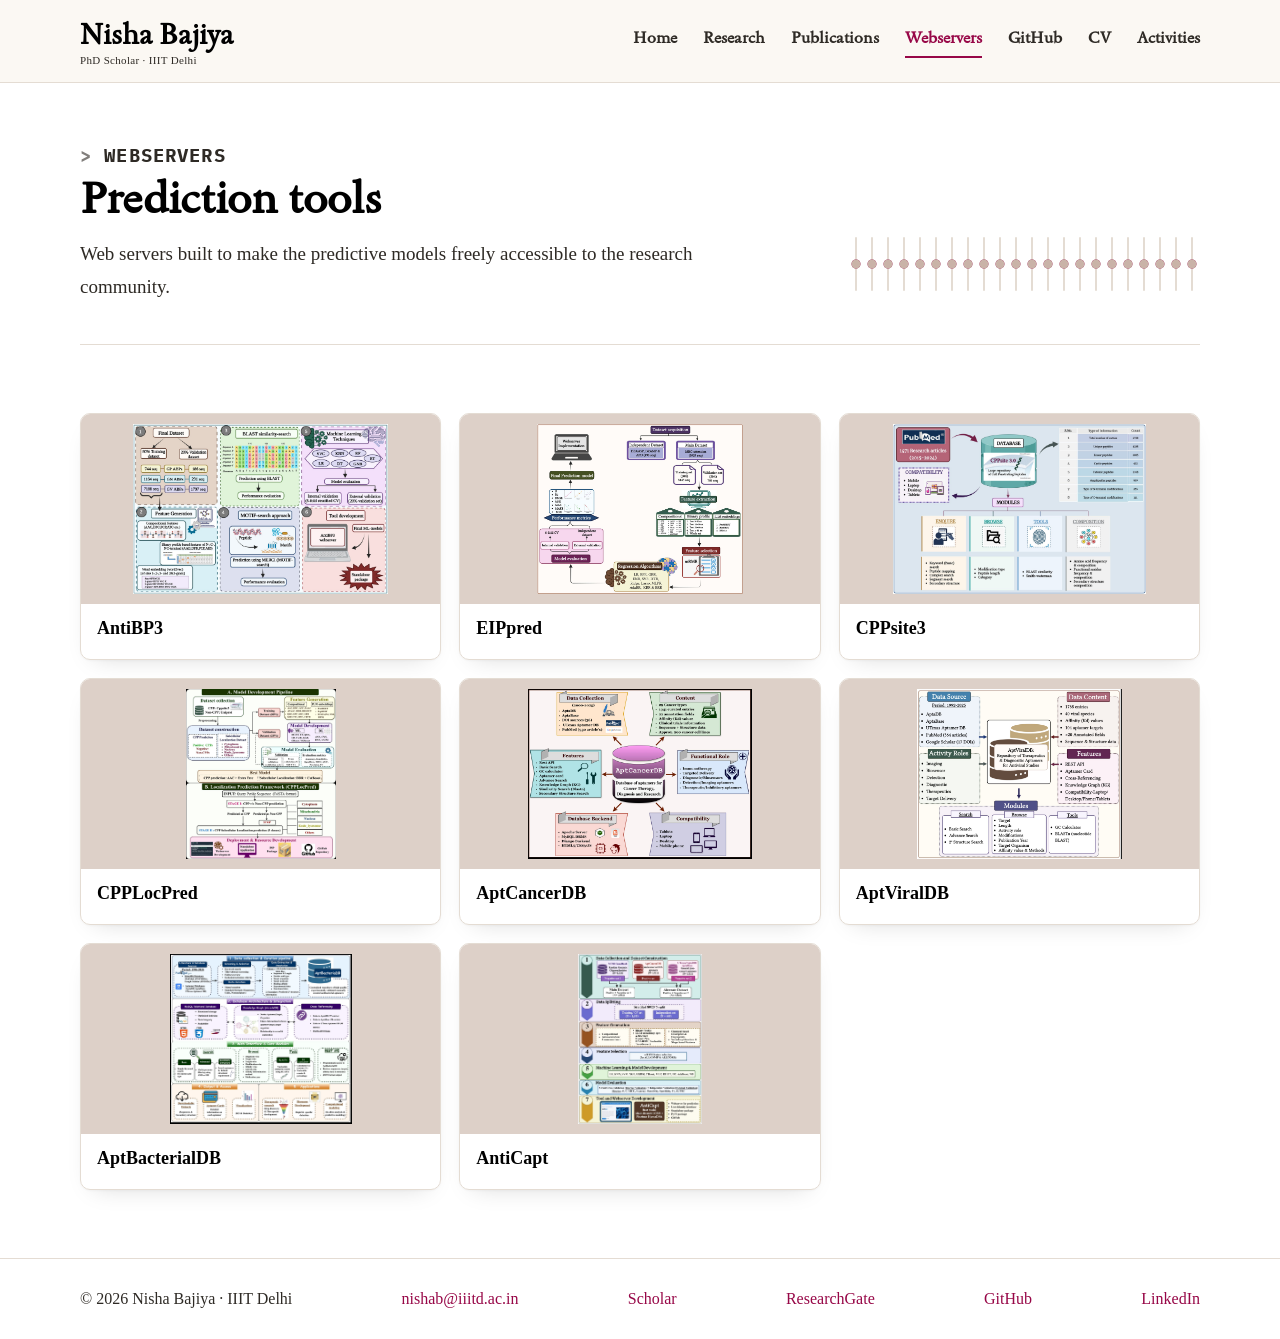
<file: webservers.html>
<!doctype html><html lang="en"><head><meta charset="utf-8"><meta name="viewport" content="width=device-width,initial-scale=1"><title>Webservers | Nisha Bajiya</title><link rel="stylesheet" href="site.css?v=79"></head><body><header class="masthead"><div class="wrap"><a class="brand" href="index.html">Nisha Bajiya<small>PhD Scholar · IIIT Delhi</small></a><nav class="nav"><a href="index.html">Home</a><a href="research.html">Research</a><a href="publications.html">Publications</a><a class="active" href="webservers.html">Webservers</a><a href="github.html">GitHub</a><a href="cv.html">CV</a><a href="activities.html">Activities</a></nav></div></header>
<main>
<section class="page-intro wrap">
<svg class="page-intro-motif" viewBox="0 0 352 80" xmlns="http://www.w3.org/2000/svg" aria-hidden="true" focusable="false"><g class="hx-col" style="--i:0"><line class="hx-rung" x1="8" y1="14.0" x2="8" y2="66.0"/><circle class="hx-a" cx="8" cy="40.0" r="4.5"/><circle class="hx-b" cx="8" cy="40.0" r="4.5"/></g><g class="hx-col" style="--i:1"><line class="hx-rung" x1="24" y1="14.0" x2="24" y2="66.0"/><circle class="hx-a" cx="24" cy="40.0" r="4.5"/><circle class="hx-b" cx="24" cy="40.0" r="4.5"/></g><g class="hx-col" style="--i:2"><line class="hx-rung" x1="40" y1="14.0" x2="40" y2="66.0"/><circle class="hx-a" cx="40" cy="40.0" r="4.5"/><circle class="hx-b" cx="40" cy="40.0" r="4.5"/></g><g class="hx-col" style="--i:3"><line class="hx-rung" x1="56" y1="14.0" x2="56" y2="66.0"/><circle class="hx-a" cx="56" cy="40.0" r="4.5"/><circle class="hx-b" cx="56" cy="40.0" r="4.5"/></g><g class="hx-col" style="--i:4"><line class="hx-rung" x1="72" y1="14.0" x2="72" y2="66.0"/><circle class="hx-a" cx="72" cy="40.0" r="4.5"/><circle class="hx-b" cx="72" cy="40.0" r="4.5"/></g><g class="hx-col" style="--i:5"><line class="hx-rung" x1="88" y1="14.0" x2="88" y2="66.0"/><circle class="hx-a" cx="88" cy="40.0" r="4.5"/><circle class="hx-b" cx="88" cy="40.0" r="4.5"/></g><g class="hx-col" style="--i:6"><line class="hx-rung" x1="104" y1="14.0" x2="104" y2="66.0"/><circle class="hx-a" cx="104" cy="40.0" r="4.5"/><circle class="hx-b" cx="104" cy="40.0" r="4.5"/></g><g class="hx-col" style="--i:7"><line class="hx-rung" x1="120" y1="14.0" x2="120" y2="66.0"/><circle class="hx-a" cx="120" cy="40.0" r="4.5"/><circle class="hx-b" cx="120" cy="40.0" r="4.5"/></g><g class="hx-col" style="--i:8"><line class="hx-rung" x1="136" y1="14.0" x2="136" y2="66.0"/><circle class="hx-a" cx="136" cy="40.0" r="4.5"/><circle class="hx-b" cx="136" cy="40.0" r="4.5"/></g><g class="hx-col" style="--i:9"><line class="hx-rung" x1="152" y1="14.0" x2="152" y2="66.0"/><circle class="hx-a" cx="152" cy="40.0" r="4.5"/><circle class="hx-b" cx="152" cy="40.0" r="4.5"/></g><g class="hx-col" style="--i:10"><line class="hx-rung" x1="168" y1="14.0" x2="168" y2="66.0"/><circle class="hx-a" cx="168" cy="40.0" r="4.5"/><circle class="hx-b" cx="168" cy="40.0" r="4.5"/></g><g class="hx-col" style="--i:11"><line class="hx-rung" x1="184" y1="14.0" x2="184" y2="66.0"/><circle class="hx-a" cx="184" cy="40.0" r="4.5"/><circle class="hx-b" cx="184" cy="40.0" r="4.5"/></g><g class="hx-col" style="--i:12"><line class="hx-rung" x1="200" y1="14.0" x2="200" y2="66.0"/><circle class="hx-a" cx="200" cy="40.0" r="4.5"/><circle class="hx-b" cx="200" cy="40.0" r="4.5"/></g><g class="hx-col" style="--i:13"><line class="hx-rung" x1="216" y1="14.0" x2="216" y2="66.0"/><circle class="hx-a" cx="216" cy="40.0" r="4.5"/><circle class="hx-b" cx="216" cy="40.0" r="4.5"/></g><g class="hx-col" style="--i:14"><line class="hx-rung" x1="232" y1="14.0" x2="232" y2="66.0"/><circle class="hx-a" cx="232" cy="40.0" r="4.5"/><circle class="hx-b" cx="232" cy="40.0" r="4.5"/></g><g class="hx-col" style="--i:15"><line class="hx-rung" x1="248" y1="14.0" x2="248" y2="66.0"/><circle class="hx-a" cx="248" cy="40.0" r="4.5"/><circle class="hx-b" cx="248" cy="40.0" r="4.5"/></g><g class="hx-col" style="--i:16"><line class="hx-rung" x1="264" y1="14.0" x2="264" y2="66.0"/><circle class="hx-a" cx="264" cy="40.0" r="4.5"/><circle class="hx-b" cx="264" cy="40.0" r="4.5"/></g><g class="hx-col" style="--i:17"><line class="hx-rung" x1="280" y1="14.0" x2="280" y2="66.0"/><circle class="hx-a" cx="280" cy="40.0" r="4.5"/><circle class="hx-b" cx="280" cy="40.0" r="4.5"/></g><g class="hx-col" style="--i:18"><line class="hx-rung" x1="296" y1="14.0" x2="296" y2="66.0"/><circle class="hx-a" cx="296" cy="40.0" r="4.5"/><circle class="hx-b" cx="296" cy="40.0" r="4.5"/></g><g class="hx-col" style="--i:19"><line class="hx-rung" x1="312" y1="14.0" x2="312" y2="66.0"/><circle class="hx-a" cx="312" cy="40.0" r="4.5"/><circle class="hx-b" cx="312" cy="40.0" r="4.5"/></g><g class="hx-col" style="--i:20"><line class="hx-rung" x1="328" y1="14.0" x2="328" y2="66.0"/><circle class="hx-a" cx="328" cy="40.0" r="4.5"/><circle class="hx-b" cx="328" cy="40.0" r="4.5"/></g><g class="hx-col" style="--i:21"><line class="hx-rung" x1="344" y1="14.0" x2="344" y2="66.0"/><circle class="hx-a" cx="344" cy="40.0" r="4.5"/><circle class="hx-b" cx="344" cy="40.0" r="4.5"/></g></svg>
<p class="kicker">Webservers</p>
<h1>Prediction tools</h1>
<p>Web servers built to make the predictive models freely accessible to the research community.</p>
</section>

<section class="section wrap">
<div class="tool-grid">

<a class="tool-card" href="https://webs.iiitd.edu.in/raghava/antibp3/" target="_blank" rel="noreferrer">
<div class="tool-thumb"><img src="assets/img/research/antibp3-workflow.jpg" alt="AntiBP3 workflow diagram"></div>
<div class="tool-body"><p class="tool-name">AntiBP3</p></div>
</a>

<a class="tool-card" href="https://webs.iiitd.edu.in/raghava/eippred/" target="_blank" rel="noreferrer">
<div class="tool-thumb"><img src="assets/img/research/eippred-workflow.jpg" alt="EIPpred workflow diagram"></div>
<div class="tool-body"><p class="tool-name">EIPpred</p></div>
</a>

<a class="tool-card" href="https://webs.iiitd.edu.in/raghava/cppsite3/" target="_blank" rel="noreferrer">
<div class="tool-thumb"><img src="assets/img/research/cppsite3-stats.jpg" alt="CPPsite3 database statistics diagram"></div>
<div class="tool-body"><p class="tool-name">CPPsite3</p></div>
</a>

<a class="tool-card" href="https://webs.iiitd.edu.in/raghava/cpplocpred/" target="_blank" rel="noreferrer">
<div class="tool-thumb"><img src="assets/img/research/cpplocpred-pipeline.jpg" alt="CPPLocPred model pipeline diagram"></div>
<div class="tool-body"><p class="tool-name">CPPLocPred</p></div>
</a>

<a class="tool-card" href="https://webs.iiitd.edu.in/raghava/aptcancerdb/" target="_blank" rel="noreferrer">
<div class="tool-thumb"><img src="assets/img/research/aptcancerdb-schema.jpg" alt="AptCancerDB schema diagram"></div>
<div class="tool-body"><p class="tool-name">AptCancerDB</p></div>
</a>

<a class="tool-card" href="https://webs.iiitd.edu.in/raghava/aptviraldb/" target="_blank" rel="noreferrer">
<div class="tool-thumb"><img src="assets/img/research/aptviraldb-schema.jpg" alt="AptViralDB schema diagram"></div>
<div class="tool-body"><p class="tool-name">AptViralDB</p></div>
</a>

<a class="tool-card" href="https://webs.iiitd.edu.in/raghava/aptbacterialdb/" target="_blank" rel="noreferrer">
<div class="tool-thumb"><img src="assets/img/research/aptbacterialdb-workflow.jpg" alt="AptBacterialDB workflow diagram"></div>
<div class="tool-body"><p class="tool-name">AptBacterialDB</p></div>
</a>

<a class="tool-card" href="https://webs.iiitd.edu.in/raghava/anticapt/" target="_blank" rel="noreferrer">
<div class="tool-thumb"><img src="assets/img/research/anticapt-workflow.jpg" alt="AntiCapt workflow diagram"></div>
<div class="tool-body"><p class="tool-name">AntiCapt</p></div>
</a>

</div>
</section>
</main>
<footer class="footer"><div class="wrap"><span>© 2026 Nisha Bajiya · IIIT Delhi</span><a href="mailto:nishab@iiitd.ac.in">nishab@iiitd.ac.in</a><a href="https://scholar.google.com/citations?user=LaXIfVwAAAAJ&amp;hl=en" target="_blank" rel="noreferrer">Scholar</a><a href="https://www.researchgate.net/profile/Nisha-Bajiya" target="_blank" rel="noreferrer">ResearchGate</a><a href="https://github.com/NishaBajiya" target="_blank" rel="noreferrer">GitHub</a><a href="https://www.linkedin.com/in/nisha-bajiya-273023243/" target="_blank" rel="noreferrer">LinkedIn</a></div></footer>
<script>
document.addEventListener("DOMContentLoaded", function() {
  const observer = new IntersectionObserver((entries) => {
    entries.forEach(entry => {
      if (entry.isIntersecting) {
        entry.target.classList.add("in-view");
        observer.unobserve(entry.target);
      }
    });
  }, { threshold: 0, rootMargin: '0px 0px -40px 0px' });

  document.querySelectorAll('.section, .page-intro, .research-item, .pub, .activity, .tool-card, .card').forEach(el => {
    observer.observe(el);
  });
});
</script>
</body></html>
</file>
<file: site.css>
/*==================================================
                FONTS
==================================================*/
@import url('https://fonts.googleapis.com/css2?family=Sedan:ital@0;1&family=Inter:wght@400;500;600;700&family=IBM+Plex+Mono:wght@500;600&display=swap');

/*==================================================
                ROOT VARIABLES  (warmer palette)
==================================================*/

:root {
    --ink: #000000;       /* dark grey */
    --muted: #2E2A25;     /* near-black warm grey, much stronger contrast */
    --line: #E4DCD3;      /* light neutral hairline */
    --paper: #FFFFFF;     /* white */
    --soft: #DDD0C8;      /* beige, for alternating sections */
    --accent: #970747;    /* dark pink */
    --accent-soft: #F3D9E3;

    --serif: 'Sedan', Georgia, "Times New Roman", serif;
    --sans: "Times New Roman", Times, serif;
    --mono: 'IBM Plex Mono', "Courier New", monospace;
}


/*==================================================
                GLOBAL STYLES
==================================================*/

* {
    box-sizing: border-box;
}

html {
    scroll-behavior: smooth;
}

body {
    margin: 0;
    background: var(--paper);
    color: var(--ink);
    font: 400 19px/1.75 var(--sans);
    -webkit-font-smoothing: antialiased;
}

.wrap {
    width: min(1120px, calc(100% - 48px));
    margin: auto;
}

img { max-width: 100%; display: block; }

a { color: var(--accent); }

a:focus-visible,
button:focus-visible {
    outline: 2px solid var(--accent);
    outline-offset: 3px;
}

::selection { background: var(--accent-soft); }


/*==================================================
                HEADER
==================================================*/

.masthead {
    background: rgba(251, 248, 242, 0.92);
    backdrop-filter: blur(6px);
    border-bottom: 1px solid var(--line);
    position: sticky;
    top: 0;
    z-index: 20;
}

.masthead .wrap {
    min-height: 82px;
    display: flex;
    justify-content: space-between;
    align-items: center;
    gap: 24px;
    flex-wrap: wrap;
}

.brand {
    color: var(--ink);
    font: 700 24px var(--serif);
    text-decoration: none;
}

.brand small {
    display: block;
    margin-top: 3px;

    color: var(--muted);

    font: 500 11px var(--sans);
    letter-spacing: .03em;
    text-transform: none;
}


/*==================================================
                NAVIGATION  (softened — no shouty caps)
==================================================*/

.nav {
    display: flex;
    gap: 26px;
    flex-wrap: wrap;
}

.nav a {
    color: var(--muted);
    text-decoration: none;

    font-family: var(--serif);
    font-size: 16px;
    font-weight: 700;

    text-transform: none;
    letter-spacing: 0;
    padding-bottom: 4px;
    border-bottom: 2px solid transparent;
    transition: color .15s, border-color .15s;
}

.nav a:hover,
.nav a.active {
    color: var(--accent);
    border-bottom-color: var(--accent);
}


/*==================================================
                HERO SECTION
==================================================*/

.hero {
    padding: 72px 0 64px;
    border-bottom: 1px solid var(--line);
    position: relative;
    overflow: hidden;
}

/* Home only: 3D peptide + aptamer drifting down and up the right of the portrait, behind it (assets/js/hero-molecule.js) */
.hero { overflow: visible; }
body.home { overflow-x: clip; }

.hero-photo-wrap { isolation: isolate; }

.hero-molecule {
    position: absolute;
    z-index: -1;               /* behind the photo and its pink circle */
    pointer-events: none;
    opacity: 0;
    transition: opacity .8s ease;
}

.hero-molecule.ready { opacity: 1; }
.hero-molecule canvas { display: block; }

/* keep the intro text above the molecule wherever they meet */
.hero-grid > div:first-child { position: relative; z-index: 2; }

@media (max-width: 720px) {
    .hero-molecule { display: none; }
}

.hero-grid {
    position: relative;
    z-index: 1;
}

.hero-grid {
    display: grid;
    grid-template-columns: 1fr 420px;
    gap: 48px;
    align-items: center;
}

@media (max-width: 720px) {
    .hero-grid { grid-template-columns: minmax(0, 1fr); }
    .hero-grid > div:last-child { order: -1; }
    .hero-photo { width: 260px; height: 260px; max-width: 260px; }
}

.hero-photo-wrap {
    position: relative;
    width: 400px;
    max-width: 100%;
    margin: 0 auto;
}

.hero-photo-wrap::before {
    content: '';
    position: absolute;
    top: 22px;
    left: -22px;
    width: 100%;
    height: 100%;
    border-radius: 50%;
    background: var(--accent-soft);
    z-index: 0;
}

.hero-photo {
    position: relative;
    z-index: 1;
    width: 400px;
    height: 400px;
    max-width: 400px;
    border-radius: 50%;
    overflow: hidden;
    background: var(--soft);
    border: 4px solid var(--paper);
    box-shadow: 0 20px 45px -18px rgba(0,0,0,0.35);
    display: flex;
    align-items: center;
    justify-content: center;
    text-align: center;
    padding: 0;
    margin: 0 auto;
    color: var(--muted);
    font-size: 12px;
    line-height: 1.5;
}

.hero-photo img {
    width: 100%;
    height: 100%;
    object-fit: cover;
}

/* phones: shrink the portrait (must come after the base .hero-photo rule) */
@media (max-width: 720px) {
    .hero-photo-wrap { width: 260px; }
    .hero-photo { width: 260px; height: 260px; max-width: 260px; }
}

/*==================================================
                RECENT NEWS (Homepage)
==================================================*/

.news-section {
    padding-top: 40px;
    padding-bottom: 40px;
    border-bottom: 1px solid var(--line);
}

.news-grid {
    display: grid;
    grid-template-columns: repeat(2, 1fr);
    gap: 24px;
}

@media (max-width: 640px) {
    .news-grid { grid-template-columns: 1fr; }
}

.news-item p {
    margin: 0;
    font-size: 14px;
    color: var(--muted);
}

.news-item strong {
    color: var(--ink);
}

/*==================================================
                CONTACT (Homepage)
==================================================*/

.contact-section {
    padding-top: 40px;
    padding-bottom: 60px;
}

.contact-title {
    font: 500 28px/1.2 var(--serif);
    margin: 0 0 12px;
}

.contact-lede {
    color: var(--muted);
    font-size: 16px;
    margin: 0;
}

.contact-links-row {
    display: flex;
    gap: 24px;
    flex-wrap: wrap;
    margin-top: 16px;
}

.contact-links-row a {
    font-weight: 600;
    text-decoration: none;
    color: var(--accent);
}

.contact-links-row a:hover {
    text-decoration: underline;
}

.kicker {
    margin: 0 0 14px;

    color: var(--accent);

    font-family: var(--mono);
    font-size: 17px;
    font-weight: 700;
    letter-spacing: .06em;
    text-transform: uppercase;
}

.kicker::before {
    content: "> ";
    opacity: .6;
}

.hero h1,
.section-title {
    font-family: var(--serif);
    font-weight: 500;
    letter-spacing: -.01em;
}

.hero h1 {
    max-width: 620px;
    margin: 0 0 18px;

    font-size: clamp(32px, 4.4vw, 46px);
    line-height: 1.2;
}

.hero h1 em,
.section-title em {
    color: var(--accent);
    font-style: normal;
}

.hero .summary {
    max-width: 640px;
    margin: 0;

    color: var(--muted);

    font-size: 16.5px;
    line-height: 1.75;
}

.hero .summary + .summary { margin-top: 16px; }


/*==================================================
                BUTTONS
==================================================*/

.button {
    display: inline-block;

    margin-top: 26px;
    padding: 12px 22px;

    background: var(--accent);
    color: var(--paper);

    text-decoration: none;
    border-radius: 999px;

    font-size: 13.5px;
    font-weight: 700;
    letter-spacing: .01em;
    transition: opacity .15s;
}

.button:hover { opacity: .88; }

.social-row {
    display: flex;
    gap: 12px;
    flex-wrap: wrap;
    margin-top: 18px;
}

.social-row a {
    display: flex;
    align-items: center;
    justify-content: center;
    width: 46px;
    height: 46px;
    border-radius: 50%;
    background: var(--ink);
    color: var(--paper);
    transition: background .2s, transform .2s;
}

.social-row a svg {
    width: 20px;
    height: 20px;
}

.interest-icon-grid {
    display: grid;
    grid-template-columns: repeat(6, 1fr);
    gap: 32px 20px;
}

@media (max-width: 900px) {
    .interest-icon-grid { grid-template-columns: repeat(3, 1fr); }
}

@media (max-width: 560px) {
    .interest-icon-grid { grid-template-columns: repeat(2, 1fr); }
}

.interest-icon-item {
    display: flex;
    flex-direction: column;
    align-items: center;
    text-align: center;
    gap: 10px;
}

.interest-icon {
    display: flex;
    align-items: center;
    justify-content: center;
    width: 68px;
    height: 68px;
    border-radius: 50%;
    background: var(--ink);
    color: var(--paper);
    flex-shrink: 0;
    transition: background .2s, transform .2s;
}

.interest-icon-item:hover .interest-icon {
    background: var(--accent);
    transform: translateY(-3px);
}

.interest-icon svg {
    width: 30px;
    height: 30px;
}

.interest-icon-item span:last-child {
    font-size: 15.5px;
    font-weight: 600;
    color: var(--ink);
}

.social-row a:hover {
    background: var(--accent);
    transform: translateY(-3px);
}


/*==================================================
                GENERAL SECTIONS
==================================================*/

.section {
    padding: 68px 0;
}

.section.soft {
    background: var(--soft);
}

.section-title {
    margin: 0 0 20px;
    font-size: 32px;
    line-height: 1.25;
}


/*==================================================
                TWO COLUMN LAYOUT
==================================================*/

.two-col {
    display: grid;
    grid-template-columns: .85fr 1.15fr;
    gap: 64px;
}

.two-col p {
    margin-top: 0;
    color: var(--muted);
}


/*==================================================
                LINK LIST
==================================================*/

.link-list {
    border-top: 1px solid var(--line);
}

.link-list a {
    display: flex;
    justify-content: space-between;

    padding: 16px 4px;

    color: var(--ink);
    text-decoration: none;

    font-family: var(--serif);
    font-size: 18px;

    border-bottom: 1px solid var(--line);
    transition: padding-left .15s;
}

.link-list a:hover { padding-left: 8px; }

.link-list a span {
    color: var(--accent);
}


/*==================================================
                RESEARCH-INTEREST CARD GRID (homepage)
==================================================*/

.research-grid {
    display: grid;
    grid-template-columns: repeat(2, 1fr);
    gap: 18px;
    margin-top: 8px;
}

@media (max-width: 720px) {
    .research-grid { grid-template-columns: 1fr; }
}

.research-grid .research-item {
    position: relative;
    display: block;
    padding: 26px 26px 24px;
    border: 1px solid var(--line);
    border-radius: 12px;
    background: var(--paper);
    box-shadow: 0 1px 2px rgba(0,0,0,0.03), 0 10px 24px -14px rgba(0,0,0,0.18);
    overflow: hidden;
    transition: border-color .2s, transform .2s, box-shadow .2s;
}

.research-grid .research-item::before {
    content: '';
    position: absolute;
    top: 0;
    left: 0;
    width: 100%;
    height: 3px;
    background: var(--accent);
    transform: scaleX(0);
    transform-origin: left;
    transition: transform .35s ease;
}

.research-grid .research-item:hover {
    border-color: var(--accent);
    transform: translateY(-6px) scale(1.015);
    box-shadow: 0 4px 8px rgba(0,0,0,0.05), 0 24px 40px -14px rgba(0,0,0,0.2);
}

.research-grid .research-item:hover::before {
    transform: scaleX(1);
}

.research-grid .research-item h3 {
    margin: 0 0 6px;
    font: 500 18px var(--serif);
    color: var(--ink);
    transition: color .2s;
}

.research-grid .research-item:hover h3 {
    color: var(--accent);
}

.research-grid .research-item p {
    margin: 0;
    color: var(--muted);
    font-size: 14px;
}

@media (prefers-reduced-motion: reduce) {
    .research-grid .research-item, .research-grid .research-item::before, .research-grid .research-item h3 {
        transition: none;
    }
}


/*==================================================
                PROJECT CARDS
==================================================*/

.cards {
    display: grid;
    grid-template-columns: repeat(3,1fr);
    gap: 18px;
}

@media (max-width: 720px) {
    .cards { grid-template-columns: 1fr; }
}

.card {
    position: relative;
    padding: 26px;

    background: var(--paper);
    border: 1px solid var(--line);
    border-radius: 12px;
    box-shadow: 0 1px 2px rgba(0,0,0,0.03), 0 10px 24px -14px rgba(0,0,0,0.18);
    overflow: hidden;
    transition: border-color .2s, transform .2s, box-shadow .2s;
}

.card::before {
    content: '';
    position: absolute;
    top: 0;
    left: 0;
    width: 100%;
    height: 3px;
    background: var(--accent);
    transform: scaleX(0);
    transform-origin: left;
    transition: transform .35s ease;
}

.card:hover {
    border-color: var(--accent);
    transform: translateY(-6px) scale(1.015);
    box-shadow: 0 4px 8px rgba(0,0,0,0.05), 0 24px 40px -14px rgba(0,0,0,0.2);
}

.card:hover::before {
    transform: scaleX(1);
}

.card .card-link {
    margin: 16px 0 0;
}

.card .card-link a {
    font-size: 14px;
    font-weight: 700;
    color: var(--accent);
    text-decoration: none;
}

.card .card-link a:hover {
    text-decoration: underline;
}

.card .number {
    color: var(--accent);

    font-size: 11px;
    font-weight: 600;

    letter-spacing: .08em;
}

.card h3 {
    margin: 22px 0 8px;

    font: 500 22px/1.25 var(--serif);
}

.card p {
    margin: 0;

    color: var(--muted);

    font-size: 14px;
}


/*==================================================
                PAGE INTRO
==================================================*/

.page-intro {
    padding: 56px 0 40px;
    border-bottom: 1px solid var(--line);
    position: relative;
    overflow: hidden;
}

/* animated double helix in page intros */
.page-intro-motif {
    position: absolute;
    right: 0;
    bottom: 40px;
    width: 352px;
    height: auto;
    pointer-events: none;
    z-index: 0;
    overflow: visible;
    --hx-dur: 6s;
}

.page-intro-motif .hx-a { fill: var(--accent); }
.page-intro-motif .hx-b { fill: #C9B3A8; }
.page-intro-motif .hx-rung { stroke: var(--line); stroke-width: 2; stroke-linecap: round; }

.page-intro-motif .hx-a,
.page-intro-motif .hx-b,
.page-intro-motif .hx-rung {
    transform-box: view-box;
    animation-duration: var(--hx-dur);
    animation-timing-function: linear;
    animation-iteration-count: infinite;
    /* one full turn every 11 columns */
    animation-delay: calc(var(--i) * var(--hx-dur) / -11);
}

.page-intro-motif .hx-a { animation-name: hxStrandA; }
.page-intro-motif .hx-b { animation-name: hxStrandB; }
.page-intro-motif .hx-rung {
    animation-name: hxRung;
    transform-box: fill-box;
    transform-origin: center;
}

/* y follows a sine wave; size and opacity give depth (front = large, back = small) */
@keyframes hxStrandA {
    0%     { transform: translateY(-26px); opacity: .75; r: 4.5px; }
    12.5%  { transform: translateY(-18.4px); opacity: .95; r: 5.2px; }
    25%    { transform: translateY(0);     opacity: 1;   r: 5.5px; }
    37.5%  { transform: translateY(18.4px); opacity: .95; r: 5.2px; }
    50%    { transform: translateY(26px);  opacity: .75; r: 4.5px; }
    62.5%  { transform: translateY(18.4px); opacity: .45; r: 3.4px; }
    75%    { transform: translateY(0);     opacity: .3;  r: 3px; }
    87.5%  { transform: translateY(-18.4px); opacity: .45; r: 3.4px; }
    100%   { transform: translateY(-26px); opacity: .75; r: 4.5px; }
}

@keyframes hxStrandB {
    0%     { transform: translateY(26px);  opacity: .75; r: 4.5px; }
    12.5%  { transform: translateY(18.4px); opacity: .45; r: 3.4px; }
    25%    { transform: translateY(0);     opacity: .3;  r: 3px; }
    37.5%  { transform: translateY(-18.4px); opacity: .45; r: 3.4px; }
    50%    { transform: translateY(-26px); opacity: .75; r: 4.5px; }
    62.5%  { transform: translateY(-18.4px); opacity: .95; r: 5.2px; }
    75%    { transform: translateY(0);     opacity: 1;   r: 5.5px; }
    87.5%  { transform: translateY(18.4px); opacity: .95; r: 5.2px; }
    100%   { transform: translateY(26px);  opacity: .75; r: 4.5px; }
}

@keyframes hxRung {
    0%, 50%, 100% { transform: scaleY(1); }
    12.5%, 37.5%, 62.5%, 87.5% { transform: scaleY(.707); }
    25%, 75% { transform: scaleY(0); }
}

@media (prefers-reduced-motion: reduce) {
    .page-intro-motif .hx-a,
    .page-intro-motif .hx-b,
    .page-intro-motif .hx-rung { animation-play-state: paused; }
}

@media (max-width: 900px) {
    .page-intro-motif { width: 260px; }
}

@media (max-width: 640px) {
    .page-intro-motif { display: none; }
}

.page-intro h1,
.page-intro p {
    position: relative;
    z-index: 1;
}

.page-intro h1 {
    margin: 0 0 12px;
    font: 500 38px/1.2 var(--serif);
}

.page-intro p {
    max-width: 660px;
    margin: 0;

    color: var(--muted);
    font-size: 19px;
}


/*==================================================
                RESEARCH PAGE (detail rows)
==================================================*/

.research-item {
    display: grid;
    grid-template-columns: 170px 1fr;
    gap: 32px;

    padding: 36px 0;

    border-bottom: 1px solid var(--line);
}

@media (max-width: 720px) {
    .research-item { grid-template-columns: 1fr; gap: 10px; }
}

.research-item .label {
    color: var(--accent);

    font-size: 16px;
    font-weight: 700;

    text-transform: uppercase;
    letter-spacing: .08em;
}

.research-item h2 {
    margin: 0 0 10px;
    font: 500 24px/1.25 var(--serif);
}

.research-item p {
    margin: 0 0 10px;
    color: var(--muted);
    font-size: 16px;
}

.research-figure {
    margin: 14px 0 6px;
    border: 1px solid var(--line);
    border-radius: 8px;
    overflow: hidden;
    background: #fff;
}

.research-figure a {
    display: block;
    line-height: 0;
}

.research-figure img {
    width: 100%;
    max-height: 320px;
    object-fit: contain;
    display: block;
    cursor: zoom-in;
    background: #fff;
}

.research-figure figcaption {
    font-family: var(--mono);
    font-size: 11px;
    color: var(--muted);
    padding: 8px 12px;
    border-top: 1px solid var(--line);
    background: var(--soft);
    line-height: 1.4;
}

.research-figure-grid {
    display: grid;
    grid-template-columns: repeat(2, 1fr);
    gap: 12px;
    margin: 14px 0 6px;
}

.research-figure-grid .research-figure {
    margin: 0;
}

.research-figure-grid .research-figure img {
    max-height: 220px;
}

@media (max-width: 640px) {
    .research-figure-grid { grid-template-columns: 1fr; }
}

.research-item a {
    color: var(--accent);
    text-decoration: none;

    font-size: 13.5px;
    font-weight: 600;
}

.workflow {
    display: flex;
    align-items: center;
    flex-wrap: wrap;
    gap: 6px;
    margin: 4px 0 16px;
}

.workflow-step {
    font-family: var(--mono);
    font-size: 11px;
    padding: 8px 12px;
    border: 1px solid var(--line);
    border-radius: 6px;
    color: var(--ink);
    background: var(--soft);
    white-space: nowrap;
}

.workflow-arrow {
    color: var(--accent);
    font-size: 13px;
    flex-shrink: 0;
}


/*==================================================
                PUBLICATIONS
==================================================*/

.pub-note {
    padding: 20px 0;
    border-bottom: 1px solid var(--line);
    color: var(--muted);
    font-size: 13.5px;
}

.pub-year-heading {
    margin-top: 40px;
}

.pub-year-heading.large-gap {
    margin-top: 50px;
}

/*==================================================
                YEAR ACCORDION (Publications)
==================================================*/

.year-group {
    margin-top: 40px;
}

.year-group summary {
    cursor: pointer;
    display: flex;
    align-items: center;
    gap: 8px;
    list-style: none;
}

.year-group summary::-webkit-details-marker {
    display: none;
}

.year-group summary::before {
    content: '';
    display: inline-block;
    width: 9px;
    height: 9px;
    border-right: 2px solid var(--accent);
    border-bottom: 2px solid var(--accent);
    transform: rotate(-45deg);
    transition: transform .2s ease;
    margin-right: 2px;
}

.year-group[open] summary::before {
    transform: rotate(45deg);
}

.year-group .pub-list {
    margin-top: 12px;
}

.pub-list {
    border-top: 1px solid var(--line);
}

.pub {
    display: grid;
    grid-template-columns: 76px 1fr;
    gap: 20px;

    padding: 22px 0;

    border-bottom: 1px solid var(--line);
}

@media (max-width: 640px) {
    .pub { grid-template-columns: 56px 1fr; gap: 12px; }
}

.pub-year {
    color: var(--accent);
    font-size: 12px;
    font-weight: 600;
    line-height: 1.4;
}

.pub h2 {
    margin: 0 0 6px;
    font: 500 21px/1.3 var(--serif);
}

.pub p {
    margin: 0 0 4px;
    color: var(--muted);
    font-size: 16px;
}

.pub a {
    color: var(--accent);
    text-decoration: none;
    font-weight: 600;
}

.pub p a[target="_blank"]::before {
    content: "";
    display: inline-block;
    width: 11px;
    height: 11px;
    margin-right: 4px;
    background-color: currentColor;
    -webkit-mask: url('data:image/svg+xml;utf8,<svg xmlns="http://www.w3.org/2000/svg" viewBox="0 0 24 24" fill="none" stroke="black" stroke-width="2.5"><path d="M14 3h7v7"/><path d="M10 14 21 3"/><path d="M19 13v6a2 2 0 0 1-2 2H5a2 2 0 0 1-2-2V7a2 2 0 0 1 2-2h6"/></svg>') no-repeat center / contain;
    mask: url('data:image/svg+xml;utf8,<svg xmlns="http://www.w3.org/2000/svg" viewBox="0 0 24 24" fill="none" stroke="black" stroke-width="2.5"><path d="M14 3h7v7"/><path d="M10 14 21 3"/><path d="M19 13v6a2 2 0 0 1-2 2H5a2 2 0 0 1-2-2V7a2 2 0 0 1 2-2h6"/></svg>') no-repeat center / contain;
    vertical-align: -1px;
}


/*==================================================
                CV PAGE
==================================================*/

.cv-grid {
    display: grid;
    grid-template-columns: 170px 1fr;
    gap: 32px;

    padding: 28px 0;
    border-top: 1px solid var(--line);
}

@media (max-width: 720px) {
    .cv-grid { grid-template-columns: 1fr; gap: 10px; }
}

.cv-grid h2 {
    margin: 0;
    color: var(--accent);
    font-size: 16px;
    font-weight: 700;
    letter-spacing: .08em;
    text-transform: uppercase;
}

.cv-entry { margin-bottom: 22px; }
.cv-entry:last-child { margin-bottom: 0; }

.cv-entry h3 {
    margin: 0 0 4px;
    font: 500 22px/1.25 var(--serif);
}

.cv-entry p {
    margin: 0;
    color: var(--muted);
    font-size: 15.5px;
}

.cv-bullets {
    margin: 8px 0 0;
    padding-left: 18px;
    color: var(--muted);
    font-size: 14.5px;
    line-height: 1.6;
}

.cv-bullets li {
    margin-bottom: 6px;
}

.cv-bullets li strong {
    color: var(--ink);
}

.cv-interests-text {
    margin: 0;
    color: var(--muted);
}

.pill-list {
    display: flex;
    flex-wrap: wrap;
    gap: 8px;
}

.pill-list span {
    padding: 7px 13px;
    border: 1px solid var(--line);
    border-radius: 999px;
    color: var(--muted);
    font-size: 12.5px;
    background: var(--paper);
}

/*==================================================
                SKILL CARDS (icon-led, CV page)
==================================================*/

.skill-grid {
    display: grid;
    grid-template-columns: repeat(3, 1fr);
    gap: 16px;
}

.skill-group-label {
    color: var(--accent);
    font-size: 16px;
    font-weight: 700;
    text-transform: uppercase;
    letter-spacing: .08em;
    margin: 0 0 12px;
}

.skill-row {
    margin-bottom: 18px;
}

.skill-row-label {
    margin: 0 0 8px;
    font-size: 16px;
    font-weight: 700;
    color: var(--ink);
}

.skill-group + .skill-group {
    margin-top: 28px;
}

@media (max-width: 720px) {
    .skill-grid { grid-template-columns: repeat(2, 1fr); }
}

@media (max-width: 480px) {
    .skill-grid { grid-template-columns: 1fr; }
}

.skill-card {
    perspective: 1000px;
    height: 130px;
}

.skill-card-inner {
    position: relative;
    width: 100%;
    height: 100%;
    text-align: center;
    transition: transform .6s cubic-bezier(.2,.8,.2,1);
    transform-style: preserve-3d;
}

.skill-card:hover .skill-card-inner,
.skill-card:focus-within .skill-card-inner {
    transform: rotateY(180deg);
}

.skill-card-front, .skill-card-back {
    position: absolute;
    inset: 0;
    display: flex;
    flex-direction: column;
    align-items: center;
    justify-content: center;
    gap: 10px;
    padding: 14px;
    border-radius: 12px;
    backface-visibility: hidden;
    -webkit-backface-visibility: hidden;
}

.skill-card-front {
    border: 1px solid var(--line);
    background: var(--paper);
    box-shadow: 0 1px 2px rgba(0,0,0,0.03), 0 8px 20px -14px rgba(0,0,0,0.18);
}

.skill-card-front .skill-icon {
    width: 60px;
    height: 60px;
    border-radius: 16px;
    background: var(--accent);
    color: var(--paper);
    display: flex;
    align-items: center;
    justify-content: center;
    font-family: var(--serif);
    font-size: 28px;
    font-weight: 700;
    box-shadow: 0 6px 16px -6px rgba(0,0,0,0.35);
}

.skill-card-front span {
    font-size: 13.5px;
    font-weight: 600;
    color: var(--ink);
}

.skill-card-back {
    background: var(--accent);
    color: var(--paper);
    transform: rotateY(180deg);
    box-shadow: 0 8px 24px -10px rgba(0,0,0,0.4);
}

.skill-card-back p {
    margin: 0;
    font-size: 12px;
    line-height: 1.5;
}

@media (prefers-reduced-motion: reduce) {
    .skill-card-inner { transition: none; }
}


/*==================================================
                ACTIVITIES
==================================================*/

.activity {
    display: block;
}

.activity + .activity {
    border-top: 1px solid var(--line);
}

.activity h2 {
    margin: 0 0 14px;
    font: 500 32px/1.2 var(--serif);
}

.activity p { color: var(--muted); }


/*==================================================
                GITHUB REPOS
==================================================*/

.repo-list {
    list-style: none;
    margin: 0;
    padding: 0;
}

.repo-item {
    padding: 20px 0;
    border-bottom: 1px solid var(--line);
}

.repo-path {
    font-family: var(--mono);
    font-size: 12px;
    color: var(--accent);
    margin: 0 0 6px;
}

.repo-item h2 {
    margin: 0 0 6px;
    font: 500 22px var(--serif);
}

.repo-item h2 a {
    color: var(--ink);
    text-decoration: none;
}

.repo-item h2 a:hover {
    color: var(--accent);
}

.repo-item p.repo-desc {
    margin: 0;
    color: var(--muted);
    font-size: 16px;
}


/*==================================================
                WEBSERVER TOOL GRID
==================================================*/

.tool-grid {
    display: grid;
    grid-template-columns: repeat(3, 1fr);
    gap: 18px;
}

@media (max-width: 820px) {
    .tool-grid { grid-template-columns: repeat(2, 1fr); }
}

@media (max-width: 560px) {
    .tool-grid { grid-template-columns: 1fr; }
}

.tool-card {
    position: relative;
    display: block;
    border: 1px solid var(--line);
    border-radius: 10px;
    overflow: hidden;
    text-decoration: none;
    color: inherit;
    box-shadow: 0 1px 2px rgba(0,0,0,0.03), 0 10px 24px -14px rgba(0,0,0,0.18);
    transition: border-color .2s, transform .2s, box-shadow .2s;
}

.tool-card::after {
    content: '';
    position: absolute;
    top: 0;
    left: 0;
    width: 100%;
    height: 3px;
    background: var(--accent);
    transform: scaleX(0);
    transform-origin: left;
    transition: transform .35s ease;
    z-index: 2;
}

.tool-card:hover {
    border-color: var(--accent);
    transform: translateY(-6px) scale(1.015);
    box-shadow: 0 4px 8px rgba(0,0,0,0.05), 0 24px 40px -14px rgba(0,0,0,0.2);
}

.tool-card:hover::after {
    transform: scaleX(1);
}

.tool-thumb {
    height: 190px;
    background: var(--soft);
    display: flex;
    align-items: center;
    justify-content: center;
    font-family: var(--mono);
    font-size: 11px;
    color: var(--muted);
    text-align: center;
    padding: 10px;
    overflow: hidden;
}

.tool-thumb img {
    max-width: 100%;
    max-height: 100%;
    object-fit: contain;
    display: block;
    background: #fff;
}

.tool-body { padding: 14px 16px; }

.tool-name {
    font: 700 16px var(--sans);
    color: var(--ink);
    margin: 0 0 6px;
}

.tool-desc {
    font-size: 13px;
    color: var(--muted);
    margin: 0;
}


/*==================================================
                FOOTER
==================================================*/

/*==================================================
                SCROLL-REVEAL ANIMATIONS
==================================================*/

.section, .page-intro, .research-item, .pub, .activity, .tool-card, .card {
    opacity: 0;
    transform: translateY(24px);
    transition: opacity .7s cubic-bezier(.16,.8,.3,1), transform .7s cubic-bezier(.16,.8,.3,1);
}

.section.in-view, .page-intro.in-view, .research-item.in-view,
.pub.in-view, .activity.in-view, .tool-card.in-view, .card.in-view {
    opacity: 1;
    transform: translateY(0);
}

@media (prefers-reduced-motion: reduce) {
    .section, .page-intro, .research-item, .pub, .activity, .tool-card, .card {
        opacity: 1;
        transform: none;
        transition: none;
    }
}

/*==================================================
                HERO ENTRANCE ANIMATION
==================================================*/

.hero-grid > div:first-child > * {
    opacity: 0;
    animation: heroRise .7s cubic-bezier(.16,.8,.3,1) forwards;
}

.hero-grid > div:first-child > .kicker { animation-delay: .05s; }
.hero-grid > div:first-child > h1 { animation-delay: .15s; }
.hero-grid > div:first-child > .summary:nth-of-type(1) { animation-delay: .25s; }
.hero-grid > div:first-child > .summary:nth-of-type(2) { animation-delay: .35s; }
.hero-grid > div:first-child > .button { animation-delay: .45s; }
.hero-grid > div:first-child > .social-row { animation-delay: .55s; }

.hero-photo-wrap {
    opacity: 0;
    animation: heroPhotoRise .8s cubic-bezier(.16,.8,.3,1) .3s forwards;
}

@keyframes heroRise {
    from { opacity: 0; transform: translateY(18px); }
    to { opacity: 1; transform: translateY(0); }
}

@keyframes heroPhotoRise {
    from { opacity: 0; transform: translateY(18px) scale(.96); }
    to { opacity: 1; transform: translateY(0) scale(1); }
}

@media (prefers-reduced-motion: reduce) {
    .hero-grid > div:first-child > *, .hero-photo-wrap {
        opacity: 1;
        animation: none;
        transform: none;
    }
}

/*==================================================
                HEADING BOOST — bigger, bold, Sedan
==================================================*/

.brand {
    font-size: 28px;
    font-weight: 700;
}

.hero h1 {
    font-size: clamp(34px, 4.8vw, 52px);
    font-weight: 700;
}

.page-intro h1 {
    font-size: 44px;
    font-weight: 700;
}

.section-title {
    font-size: 36px;
    font-weight: 700;
}

.card h3 {
    font-size: 24px;
    font-weight: 700;
}

.research-grid .research-item h3 {
    font-size: 20px;
    font-weight: 700;
}

.research-item h2 {
    font-size: 28px;
    font-weight: 700;
}

.pub h2 {
    font-size: 23px;
    font-weight: 700;
}

.cv-entry h3 {
    font-size: 24px;
    font-weight: 700;
}

.repo-item h2 {
    font-size: 24px;
    font-weight: 700;
}

.tool-name {
    font-size: 18px;
    font-weight: 700;
}

.activity h2 {
    font-size: 34px;
    font-weight: 700;
}

.contact-title {
    font-size: 32px;
    font-weight: 700;
}

.award-list {
    list-style: none;
    margin: 0;
    padding: 0;
    display: grid;
    gap: 14px;
}

.award-item {
    display: flex;
    align-items: center;
    gap: 18px;
    padding: 18px 22px;
    border: 1px solid var(--line);
    border-radius: 12px;
    background: var(--paper);
    box-shadow: 0 1px 2px rgba(0,0,0,0.03), 0 10px 24px -14px rgba(0,0,0,0.18);
}

.award-badge {
    flex-shrink: 0;
    width: 52px;
    height: 52px;
    border-radius: 50%;
    background: var(--ink);
    color: var(--paper);
    display: flex;
    align-items: center;
    justify-content: center;
    font-family: var(--serif);
    font-size: 14px;
    font-weight: 700;
}

.award-name {
    margin: 0 0 3px;
    font-size: 17px;
    font-weight: 700;
    color: var(--ink);
}

.award-desc {
    margin: 0;
    font-size: 14.5px;
    color: var(--muted);
}

.footer {
    border-top: 1px solid var(--line);
    padding: 26px 0;
    color: var(--muted);
    font-size: 16px;
}

.footer .wrap {
    display: flex;
    justify-content: space-between;
    gap: 16px;
    flex-wrap: wrap;
}

.footer a {
    color: var(--accent);
    text-decoration: none;
}

.cv-actions {
    position: relative;
    z-index: 1;
    margin-top: 22px;
}

.cv-actions .button {
    margin-top: 0;
}

.section > .cv-grid:first-child {
    border-top: none;
}

/*==================================================
                ACTIVITY GALLERIES (full width)
==================================================*/

.act-text {
    max-width: 720px;
}

.act-text p:last-child { margin-bottom: 0; }

.act-note {
    font-style: italic;
}

/* text on the left, one image on the right */
.act-split {
    display: grid;
    grid-template-columns: minmax(0, 1fr) 300px;
    gap: 56px;
    align-items: start;
}

.act-split.cert-side {
    grid-template-columns: minmax(0, 1fr) 380px;
}

.activity-subhead {
    margin: 40px 0 14px;
    color: var(--accent);
    font-size: 15px;
    font-weight: 700;
    letter-spacing: .08em;
    text-transform: uppercase;
}

.act-grid {
    display: grid;
    gap: 20px;
}

.act-grid.cols-3 { grid-template-columns: repeat(3, 1fr); }
.act-grid.cols-4 { grid-template-columns: repeat(4, 1fr); }
.act-grid.cols-2 { grid-template-columns: repeat(2, 1fr); margin-top: 32px; }

.act-item {
    display: flex;
    flex-direction: column;
    margin: 0;
    text-decoration: none;
    border: 1px solid var(--line);
    border-radius: 10px;
    overflow: hidden;
    background: #fff;
    transition: border-color .2s, box-shadow .2s;
}

.act-item:hover {
    border-color: var(--accent);
    box-shadow: 0 12px 28px -16px rgba(0,0,0,0.25);
}

.act-item img {
    display: block;
    width: 100%;
    aspect-ratio: 3 / 2;
    object-fit: cover;
    cursor: zoom-in;
    transition: transform .35s ease;
}

.act-item:hover img { transform: scale(1.03); }

/* certificates: show the whole page, never crop */
.act-item.cert img {
    aspect-ratio: 1100 / 760;
    object-fit: contain;
    background: #fff;
}

.act-item.tall img {
    aspect-ratio: 777 / 1100;
}

.act-grid.cols-2 .act-item img {
    aspect-ratio: 16 / 9;
}

.act-item span {
    display: block;
    flex: 1;
    padding: 10px 14px;
    font-size: 14.5px;
    line-height: 1.45;
    color: var(--muted);
    border-top: 1px solid var(--line);
}

@media (max-width: 900px) {
    .act-grid.cols-4 { grid-template-columns: repeat(2, 1fr); }
    .act-split,
    .act-split.cert-side { grid-template-columns: minmax(0, 1fr) 260px; gap: 36px; }
}

@media (max-width: 640px) {
    .act-grid.cols-3,
    .act-grid.cols-2 { grid-template-columns: 1fr; }
    .act-split,
    .act-split.cert-side { grid-template-columns: 1fr; gap: 24px; }
    .act-split .act-item { max-width: 320px; }
}

@media (prefers-reduced-motion: reduce) {
    .act-item img { transition: none; }
    .act-item:hover img { transform: none; }
}

/*==================================================
                LIGHTBOX (Activities)
==================================================*/

.lightbox {
    position: fixed;
    inset: 0;
    z-index: 1000;
    display: none;
    align-items: center;
    justify-content: center;
    padding: 56px 72px;
    background: rgba(20, 16, 14, 0.92);
}

.lightbox.open { display: flex; }

.lightbox figure {
    margin: 0;
    max-width: 100%;
    max-height: 100%;
    display: flex;
    flex-direction: column;
    align-items: center;
}

.lightbox img {
    max-width: 100%;
    max-height: calc(100vh - 160px);
    width: auto;
    height: auto;
    border-radius: 6px;
    background: #fff;
}

.lightbox figcaption {
    margin-top: 14px;
    max-width: 720px;
    color: #F4EDE8;
    font-size: 16px;
    line-height: 1.45;
    text-align: center;
}

.lightbox button {
    position: absolute;
    width: 46px;
    height: 46px;
    border: 1px solid rgba(255,255,255,0.35);
    border-radius: 50%;
    background: rgba(0,0,0,0.35);
    color: #fff;
    font: 400 26px/1 var(--sans);
    cursor: pointer;
    display: flex;
    align-items: center;
    justify-content: center;
}

.lightbox button:hover { background: var(--accent); border-color: var(--accent); }
.lightbox button:focus-visible { outline: 2px solid #fff; outline-offset: 3px; }

.lb-close { top: 16px; right: 16px; }
.lb-prev { left: 16px; top: 50%; transform: translateY(-50%); }
.lb-next { right: 16px; top: 50%; transform: translateY(-50%); }

.lightbox.single .lb-prev,
.lightbox.single .lb-next { display: none; }

@media (max-width: 640px) {
    .lightbox { padding: 64px 12px 24px; }
    .lb-prev, .lb-next { top: auto; bottom: 16px; transform: none; }
    .lightbox img { max-height: calc(100vh - 200px); }
}

body.lb-lock { overflow: hidden; }

/*==================================================
        RESPONSIVE FIXES (v77) - tablets and phones
==================================================*/

/* small labels readable on tablets and phones */
@media (max-width: 1080px) {
    .brand small { font-size: 12px; }
    .card .number { font-size: 12px; }
}

/* page-intro helix needs ~360px beside the intro text; hide it where there is no room */
@media (max-width: 1080px) {
    .page-intro-motif { display: none; }
}

/* Home hero: stack photo above text on tablets in portrait too */
@media (max-width: 900px) {
    .hero-grid { grid-template-columns: minmax(0, 1fr); }
    .hero-grid > div:last-child { order: -1; }
    .hero-photo-wrap { width: 320px; max-width: 100%; }
    .hero-photo { width: 320px; height: 320px; max-width: 100%; }
    .hero-molecule { display: none; }
}

@media (max-width: 720px) {
    .hero-photo-wrap { width: 260px; }
    .hero-photo { width: 260px; height: 260px; max-width: 260px; }

    /* the two-row menu no longer stays pinned, so it doesn't cover a fifth of the screen */
    .masthead { position: static; }
    .nav { gap: 4px 18px; }
    .nav a { padding: 6px 3px 4px; }   /* bigger tap area, e.g. "CV" */
}

/* any touch screen (phones, tablets, touch laptops): larger menu tap areas */
@media (pointer: coarse) {
    .nav a { padding: 6px 4px 4px; }
}
</file>
